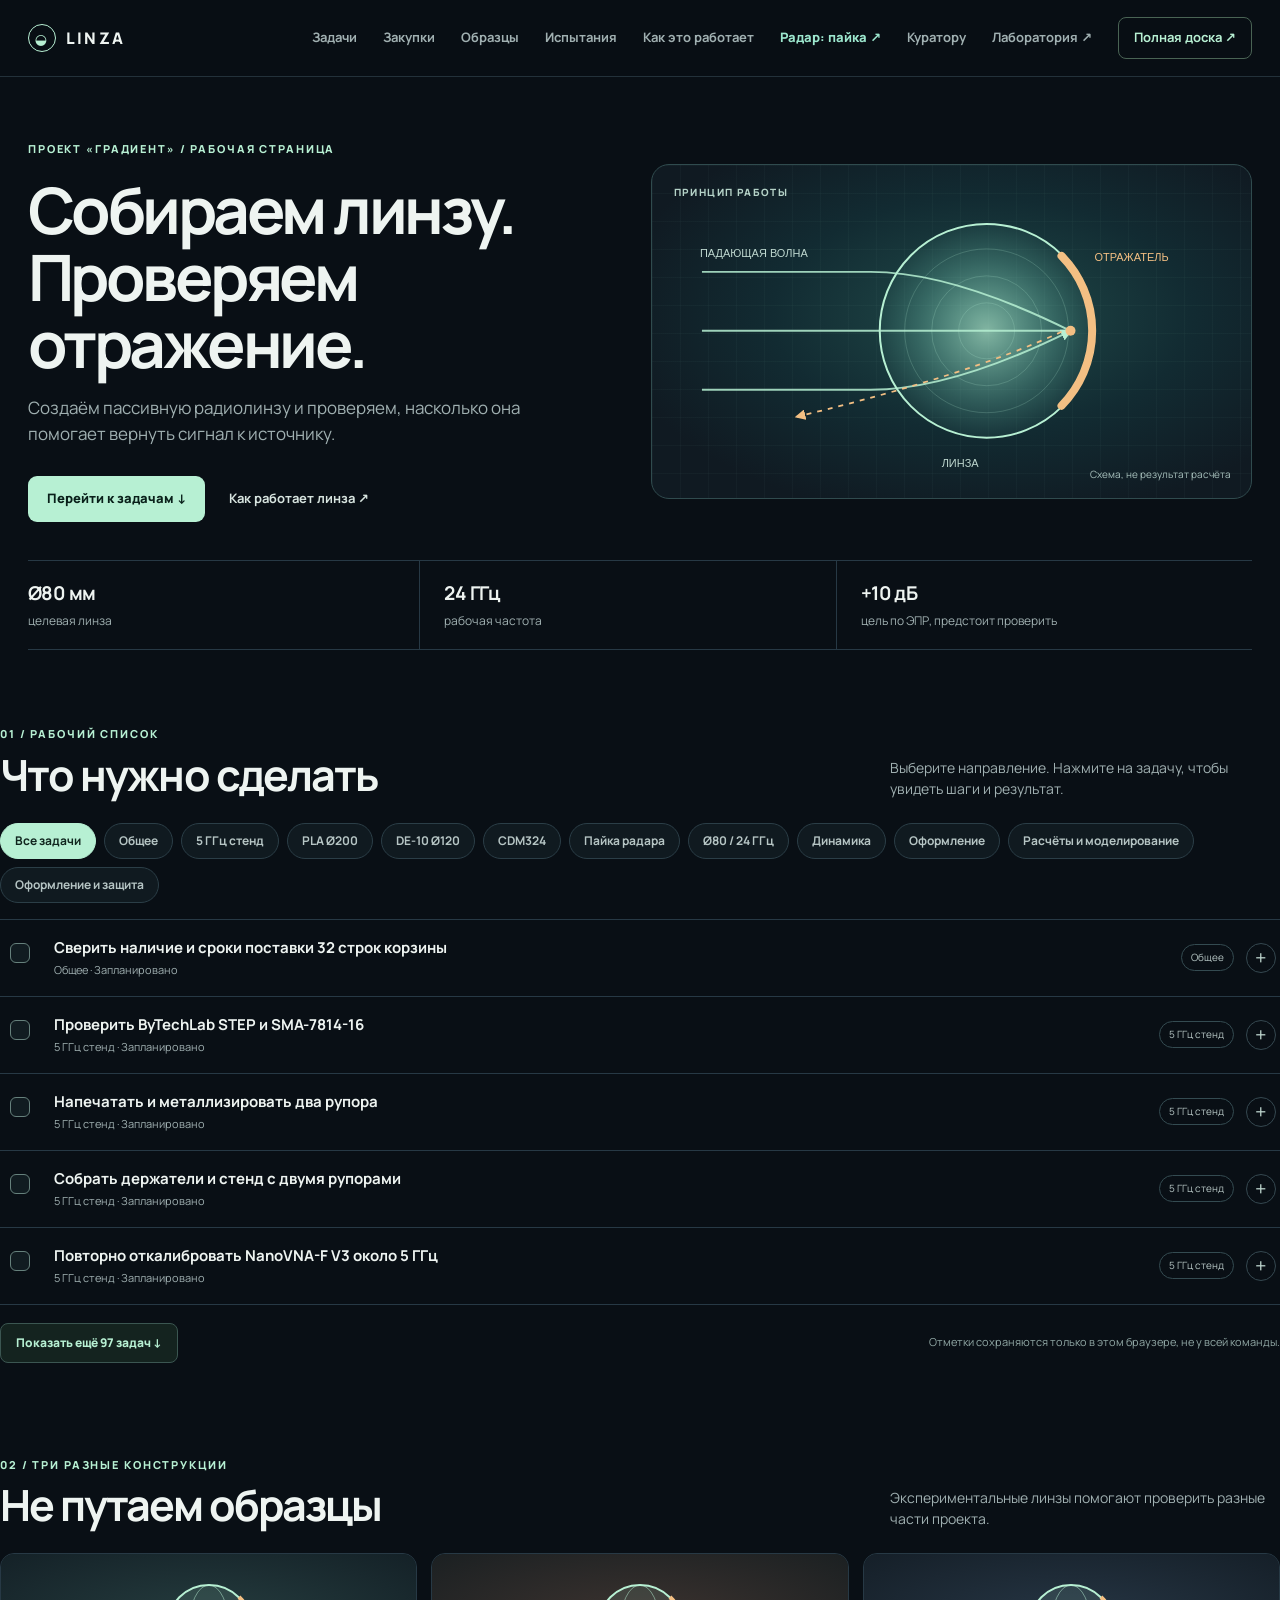
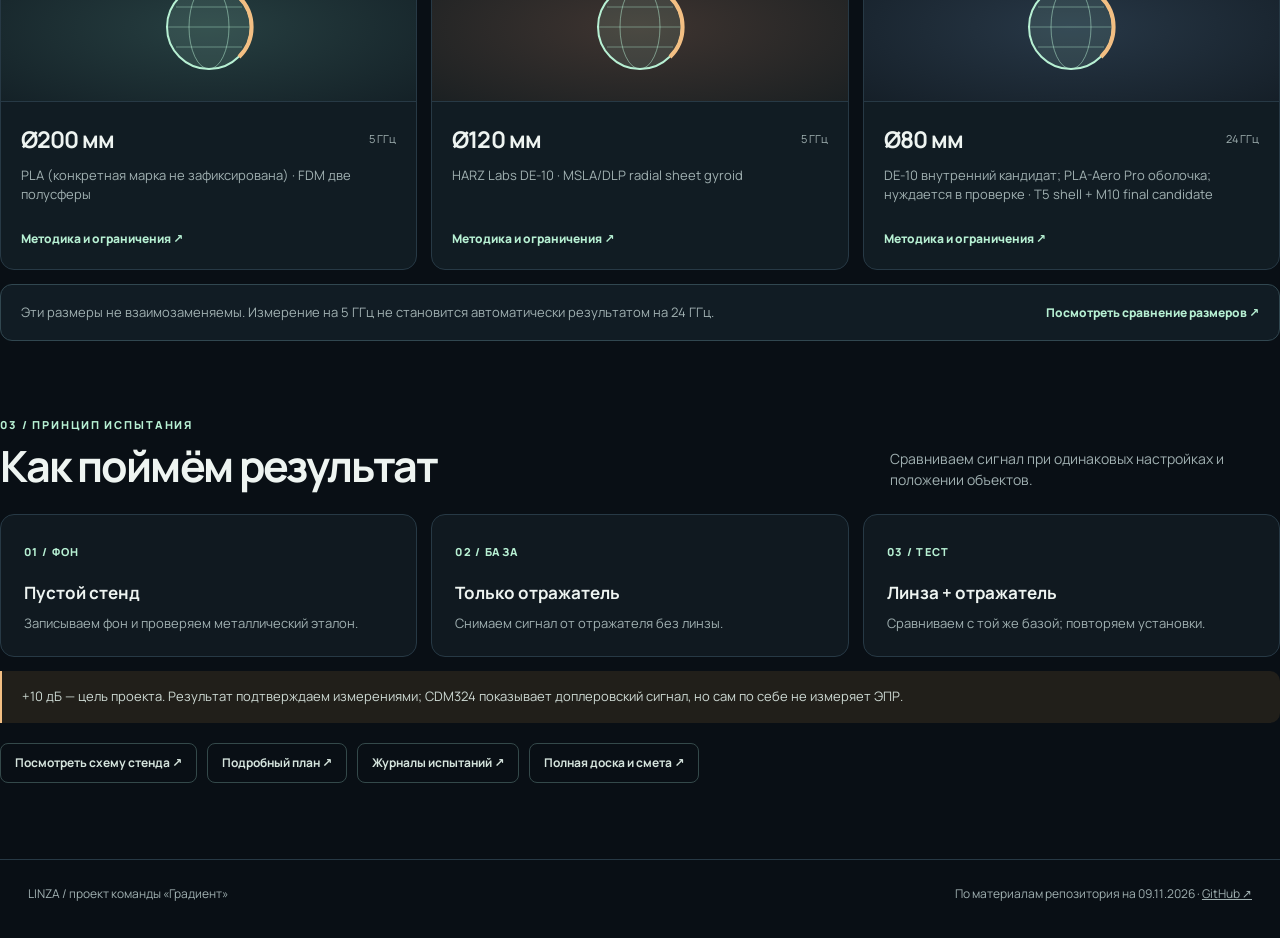
<file: site/index.html>
<!doctype html>
<html lang="ru"><head><meta charset="utf-8"><meta name="viewport" content="width=device-width,initial-scale=1"><meta name="color-scheme" content="dark"><meta name="description" content="Рабочая страница проекта LINZA: задачи, образцы и испытания."><title>LINZA — рабочая страница проекта</title><link rel="stylesheet" href="./work.css"><script src="./site-state.js" defer></script><script src="./work.js" defer></script></head>
<body>
<header class="top"><div class="shell"><a class="brand" href="./index.html"><span class="brand-mark">◒</span> LINZA</a><nav class="topnav" aria-label="Навигация"><a href="#work">Задачи</a><a href="./board.html#budget">Закупки</a><a href="#designs">Образцы</a><a href="#experiment">Испытания</a><a href="./explain.html">Как это работает</a><a href="./radar.html" style="color:#9ce7ce;font-weight:800">Радар: пайка ↗</a><a class="curator-link" href="./curator.html">Куратору</a><a href="./lab/">Лаборатория ↗</a><a class="nav-btn" href="./board.html">Полная доска ↗</a></nav></div></header>
<main>
<section class="shell hero" aria-labelledby="hero-title"><div><div class="eyebrow">Проект «Градиент» / рабочая страница</div><h1 id="hero-title">Собираем линзу.<br>Проверяем отражение.</h1><p>Создаём пассивную радиолинзу и проверяем, насколько она помогает вернуть сигнал к источнику.</p><div class="hero-actions"><a class="button" href="#work">Перейти к задачам ↓</a><a class="textlink" href="./explain.html">Как работает линза ↗</a></div></div>
<div class="visual"><span class="visual-label">ПРИНЦИП РАБОТЫ</span><svg viewBox="0 0 600 330" role="img" aria-label="Радиоволна проходит через линзу, отражается от колпачка и возвращается обратно"><defs><radialGradient id="lens"><stop offset="0" stop-color="#b7f0d3" stop-opacity=".65"/><stop offset=".65" stop-color="#7cd1bb" stop-opacity=".26"/><stop offset="1" stop-color="#68c2ae" stop-opacity=".07"/></radialGradient><marker id="arr" viewBox="0 0 10 10" refX="8" refY="5" markerWidth="6" markerHeight="6" orient="auto"><path d="M0 0 10 5 0 10Z" fill="#b7f0d3"/></marker><marker id="arr2" viewBox="0 0 10 10" refX="8" refY="5" markerWidth="6" markerHeight="6" orient="auto"><path d="M0 0 10 5 0 10Z" fill="#f3bf83"/></marker></defs><circle cx="335" cy="165" r="107" fill="url(#lens)" stroke="#b7f0d3" stroke-width="2"/><circle cx="335" cy="165" r="82" fill="none" stroke="#b7f0d3" stroke-opacity=".2"/><circle cx="335" cy="165" r="55" fill="none" stroke="#b7f0d3" stroke-opacity=".2"/><circle cx="335" cy="165" r="28" fill="none" stroke="#b7f0d3" stroke-opacity=".2"/><path d="M410 90 A107 107 0 0 1 410 240" fill="none" stroke="#f3bf83" stroke-width="8" stroke-linecap="round"/><path d="M50 106 H219 Q300 106 419 165 M50 165 H418 M50 224 H219 Q300 224 419 165" fill="none" stroke="#b7f0d3" stroke-width="2" stroke-opacity=".85" marker-end="url(#arr)"/><path d="M410 166 Q315 210 145 251" fill="none" stroke="#f3bf83" stroke-width="1.8" stroke-dasharray="5 6" marker-end="url(#arr2)"/><circle cx="419" cy="165" r="5" fill="#f3bf83"/><text x="48" y="91" fill="#bed7cf" font-size="11" font-family="sans-serif">ПАДАЮЩАЯ ВОЛНА</text><text x="443" y="95" fill="#f3bf83" font-size="11" font-family="sans-serif">ОТРАЖАТЕЛЬ</text><text x="290" y="301" fill="#bed7cf" font-size="11" font-family="sans-serif">ЛИНЗА</text></svg><span class="visual-note">Схема, не результат расчёта</span></div></section>
<div class="shell"><div class="strip"><div class="strip-item"><b id="target-diameter">—</b><span>целевая линза</span></div><div class="strip-item"><b id="target-frequency">—</b><span>рабочая частота</span></div><div class="strip-item"><b>+10 дБ</b><span>цель по ЭПР, предстоит проверить</span></div></div></div>
<section class="shell section" id="work"><div class="section-top"><div><div class="eyebrow">01 / рабочий список</div><h2>Что нужно сделать</h2></div><p>Выберите направление. Нажмите на задачу, чтобы увидеть шаги и результат.</p></div><div class="tabs" id="work-filters" role="group" aria-label="Фильтр задач"></div><div class="worklist" id="worklist"></div><noscript>Для интерактивного списка включите JavaScript или откройте <a href="./board.html">полную доску задач</a>.</noscript><div class="list-foot"><button class="more" id="show-more" type="button" hidden>Показать остальные задачи ↓</button><span class="local-note" id="local-note">Отметки сохраняются только в этом браузере, не у всей команды.</span></div></section>
<section class="shell section" id="designs"><div class="section-top"><div><div class="eyebrow">02 / три разные конструкции</div><h2>Не путаем образцы</h2></div><p>Экспериментальные линзы помогают проверить разные части проекта.</p></div><div class="cards" id="design-cards"><p>Загрузка описания образцов…</p></div><div class="concept"><p>Эти размеры не взаимозаменяемы. Измерение на 5 ГГц не становится автоматически результатом на 24 ГГц.</p><a href="./explain.html#scale">Посмотреть сравнение размеров ↗</a></div></section>
<section class="shell section" id="experiment"><div class="section-top"><div><div class="eyebrow">03 / принцип испытания</div><h2>Как поймём результат</h2></div><p>Сравниваем сигнал при одинаковых настройках и положении объектов.</p></div><div class="method-grid"><article class="method"><span class="num">01 / ФОН</span><h3>Пустой стенд</h3><p>Записываем фон и проверяем металлический эталон.</p></article><article class="method"><span class="num">02 / БАЗА</span><h3>Только отражатель</h3><p>Снимаем сигнал от отражателя без линзы.</p></article><article class="method"><span class="num">03 / ТЕСТ</span><h3>Линза + отражатель</h3><p>Сравниваем с той же базой; повторяем установки.</p></article></div><div class="notice">+10 дБ — цель проекта. Результат подтверждаем измерениями; CDM324 показывает доплеровский сигнал, но сам по себе не измеряет ЭПР.</div><div class="resources"><a class="resource" href="./explain.html#method">Посмотреть схему стенда ↗</a><a class="resource" href="https://github.com/dikobrazuka/linza/blob/main/docs/24_MASTER_BUILD_AND_TEST_ORDER.md">Подробный план ↗</a><a class="resource" href="https://github.com/dikobrazuka/linza/blob/main/experiment/RUN_LOG_TEMPLATES.md">Журналы испытаний ↗</a><a class="resource" href="./board.html">Полная доска и смета ↗</a></div></section>
</main><footer><div class="shell"><span>LINZA / проект команды «Градиент»</span><span>По материалам репозитория на 09.11.2026 · <a href="https://github.com/dikobrazuka/linza">GitHub ↗</a></span></div></footer></body></html>
</file>
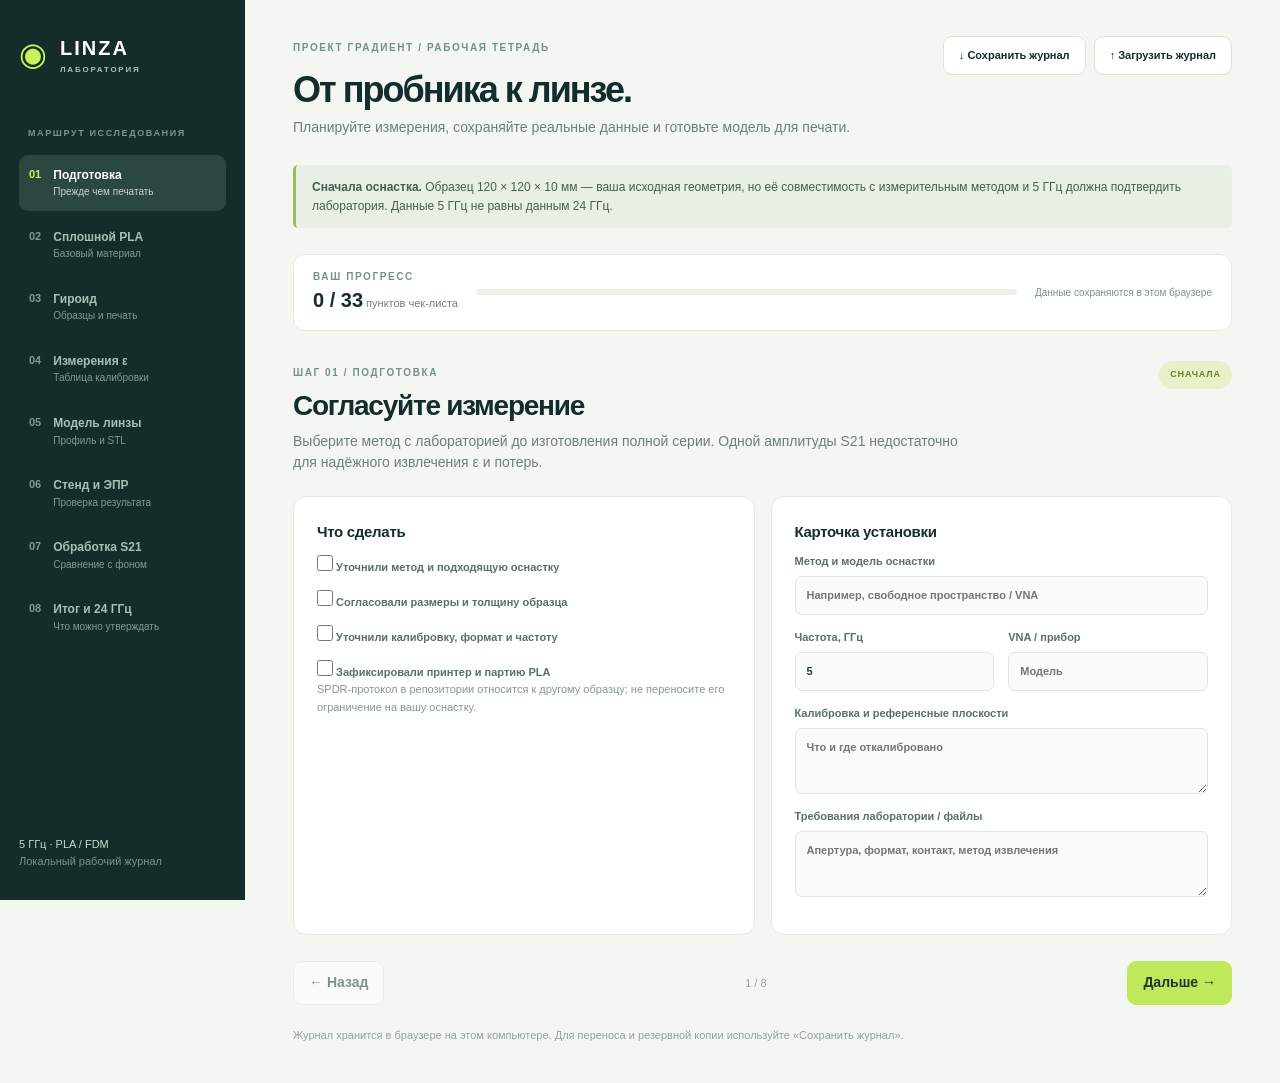
<file: experiment/lab/index.html>
<!doctype html>
<html lang="ru"><head><meta charset="utf-8"><meta name="viewport" content="width=device-width,initial-scale=1"><title>LINZA — лабораторный журнал</title><link rel="stylesheet" href="style.css"></head>
<body><div class="app"><aside><a class="brand" href="#"><span>◉</span><strong>LINZA<small>ЛАБОРАТОРИЯ</small></strong></a><p class="aside-label">МАРШРУТ ИССЛЕДОВАНИЯ</p><nav id="nav" aria-label="Этапы"></nav><div class="aside-foot">5 ГГц · PLA / FDM<br><span>Локальный рабочий журнал</span></div></aside>
<main><header><div><span class="eyebrow">ПРОЕКТ ГРАДИЕНТ / РАБОЧАЯ ТЕТРАДЬ</span><h1>От пробника к линзе.</h1><p>Планируйте измерения, сохраняйте реальные данные и готовьте модель для печати.</p></div><div class="header-tools"><button id="export">↓ Сохранить журнал</button><label class="file-button">↑ Загрузить журнал<input type="file" id="import" accept="application/json,.json" hidden></label></div></header>
<div class="notice"><b>Сначала оснастка.</b> Образец 120 × 120 × 10 мм — ваша исходная геометрия, но её совместимость с измерительным методом и 5 ГГц должна подтвердить лаборатория. Данные 5 ГГц не равны данным 24 ГГц.</div>
<div class="mobile-nav"><label for="stage-select">Этап эксперимента</label><select id="stage-select"></select></div>
<section class="overview"><div><div class="eyebrow">ВАШ ПРОГРЕСС</div><strong id="overall">0 / 0</strong><span> пунктов чек-листа</span></div><div class="progress"><span id="progress"></span></div><div class="save-status" id="save-status">Данные сохраняются в этом браузере</div></section>
<div id="stages">
<section class="stage" data-title="Подготовка" data-sub="Прежде чем печатать" data-num="01"><div class="stage-head"><div><span class="eyebrow">ШАГ 01 / ПОДГОТОВКА</span><h2>Согласуйте измерение</h2><p>Выберите метод с лабораторией до изготовления полной серии. Одной амплитуды S21 недостаточно для надёжного извлечения ε и потерь.</p></div><span class="badge">СНАЧАЛА</span></div><div class="grid two"><div class="card"><h3>Что сделать</h3><div class="checklist"><label><input type="checkbox" id="c01"> Уточнили метод и подходящую оснастку</label><label><input type="checkbox" id="c02"> Согласовали размеры и толщину образца</label><label><input type="checkbox" id="c03"> Уточнили калибровку, формат и частоту</label><label><input type="checkbox" id="c04"> Зафиксировали принтер и партию PLA</label></div><p class="hint">SPDR-протокол в репозитории относится к другому образцу; не переносите его ограничение на вашу оснастку.</p></div><div class="card"><h3>Карточка установки</h3><label>Метод и модель оснастки<input id="fixture" placeholder="Например, свободное пространство / VNA"></label><div class="row"><label>Частота, ГГц<input type="number" step="any" id="frequency" value="5"></label><label>VNA / прибор<input id="instrument" placeholder="Модель"></label></div><label>Калибровка и референсные плоскости<textarea id="calibration" placeholder="Что и где откалибровано"></textarea></label><label>Требования лаборатории / файлы<textarea id="fixture_note" placeholder="Апертура, формат, контакт, метод извлечения"></textarea></label></div></div></section>
<section class="stage" data-title="Сплошной PLA" data-sub="Базовый материал" data-num="02"><div class="stage-head"><div><span class="eyebrow">ШАГ 02 / КОНТРОЛЬ</span><h2>Измерьте сплошной PLA</h2><p>Сплошной образец нужен как базовая точка для сравнения с гирoидом и для оценки плотности материала.</p></div><span class="badge blue">МАТЕРИАЛ</span></div><div class="grid two"><div class="card"><h3>Инструкция</h3><div class="checklist"><label><input type="checkbox" id="c11"> Указали PLA, цвет и партию</label><label><input type="checkbox" id="c12"> Напечатали сплошной образец согласованного размера</label><label><input type="checkbox" id="c13"> Измерили толщину в нескольких точках и массу</label><label><input type="checkbox" id="c14"> Сохранили сырые данные и результат лаборатории</label></div><div class="callout">Значение ε введите только после измерения. Данные DE-10 и чужого PLA не подставляются автоматически.</div></div><div class="card"><h3>Результат</h3><label>PLA / цвет / партия<input id="material" placeholder="Название и маркировка"></label><label>Принтер, сопло и профиль<textarea id="print_profile" placeholder="Сопло, слой, температура, скорость, ориентация"></textarea></label><div class="row"><label>ε сплошного PLA<input type="number" step="any" id="solid_eps" placeholder="Из лаборатории"></label><label>tan δ<input type="number" step="any" id="solid_loss" placeholder="Если измерен"></label></div><label>Плотность сплошного PLA, г/см³<input type="number" step="any" id="solid_density" placeholder="Из измерений"></label><label>Источник / частота / неопределённость<textarea id="solid_source" placeholder="Номер протокола, частота, разброс"></textarea></label></div></div></section>
<section class="stage" data-title="Гироид" data-sub="Образцы и печать" data-num="03"><div class="stage-head"><div><span class="eyebrow">ШАГ 03 / ПЕЧАТЬ</span><h2>Изготовьте пробники</h2><p>Один образец — одна точка. Записывайте фактическую массу и геометрию, а не только процент в слайсере.</p></div><span class="badge green">FDM · PLA</span></div><div class="grid two"><div class="card"><h3>Первый образец</h3><div class="spec"><span>ФОРМАТ</span><strong>120 × 120 × 10 <small>мм</small></strong><span>УГЛЫ R5 · ГИРОИД 50% · ЯЧЕЙКА 12 ММ</span></div><a class="primary link" href="/download/example-coupon.stl">↓ Готовый пробник 50%</a><p class="hint">Гироид уже в геометрии: материал самого STL нарезайте со 100% заполнением.</p><div class="checklist"><label><input type="checkbox" id="c21"> Согласовали размер с лабораторией</label><label><input type="checkbox" id="c22"> Проверили слои и доступность поддержек</label><label><input type="checkbox" id="c23"> Зафиксировали ориентацию и настройки печати</label><label><input type="checkbox" id="c24"> Измерили массу и габариты после печати</label></div></div><div class="card"><h3>Генератор нового пробника</h3><p>Геометрия 120 × 120 × 10 мм, углы R5. Для серии меняйте объёмную долю.</p><div class="row"><label>Заполнение, %<input type="number" id="coupon_fraction" value="50" min="5" max="95" step="1"></label><label>Период, мм<input type="number" id="coupon_cell" value="12" min="5" max="25" step="0.1"></label></div><button class="primary" id="generate-coupon">Создать STL пробника ↗</button><div id="coupon-result" class="result" aria-live="polite"></div><p class="hint">Генерация работает через локальный запускной файл лаборатории. Требуются numpy, scikit-image и trimesh.</p></div></div></section>
<section class="stage" data-title="Измерения ε" data-sub="Таблица калибровки" data-num="04"><div class="stage-head"><div><span class="eyebrow">ШАГ 04 / ДАННЫЕ</span><h2>Запишите измерения</h2><p>Для каждой точки вносите измеренную долю материала и результат при одной частоте, ориентации и геометрии ячейки.</p></div><span class="badge">КАЛИБРОВКА</span></div><div class="card"><h3>Как получить точку</h3><div class="steps-inline"><div><b>01</b><span>Взвесьте образец и измерьте габариты.</span></div><div><b>02</b><span>Рассчитайте объёмную долю или получите её у лаборатории.</span></div><div><b>03</b><span>Внесите ε из обработанного лабораторного результата и путь к сырым данным.</span></div></div><div class="callout">Серия должна содержать минимум две различные измеренные точки; для рабочего профиля проект рекомендует не менее пяти по печатаемому диапазону. Измерение только |S21| не является значением ε.</div><div class="checklist inline"><label><input type="checkbox" id="c31"> Образцы и калибровка согласованы</label><label><input type="checkbox" id="c32"> Настройки и исходные данные сохранены</label><label><input type="checkbox" id="c33"> Частота и ориентация сопоставимы</label></div></div><div class="card"><div class="card-head"><div><h3>Серия образцов</h3><p>Фактическая доля ρ задаётся от 0 до 1. При необходимости можно рассчитать по массе ниже.</p></div><button id="add-point">＋ Добавить образец</button></div><div class="table-wrap"><table><thead><tr><th>ID образца</th><th>ρ факт.</th><th>ε факт.</th><th>Частота, ГГц</th><th>Примечание / файл</th><th></th></tr></thead><tbody id="points"></tbody></table></div><button id="download-csv">↓ Выгрузить calibration.csv</button><div id="point-message" class="hint" aria-live="polite"></div></div><div class="card"><h3>Калькулятор доли материала</h3><p>Для квадрата со скруглёнными углами: ρ = масса / (объём габарита × плотность сплошного PLA). Это оценка; форма и измеренные размеры должны соответствовать образцу.</p><div class="row three"><label>Масса, г<input id="mass" type="number" step="any"></label><label>Сторона, мм<input id="sample_width" type="number" step="any" value="120"></label><label>Толщина, мм<input id="sample_height" type="number" step="any" value="10"></label><label>Радиус угла, мм<input id="sample_corner" type="number" step="any" value="5"></label></div><div id="density-result" class="calc">Введите массу и измеренную плотность сплошного PLA.</div></div></section>
<section class="stage" data-title="Модель линзы" data-sub="Профиль и STL" data-num="05"><div class="stage-head"><div><span class="eyebrow">ШАГ 05 / ГЕНЕРАЦИЯ</span><h2>Подготовьте линзу</h2><p>Генератор строит цельную сферу с гирoидом и локальной подложкой под фольгу. Выберите источник материала.</p></div><span class="badge blue">STL</span></div><div class="grid two"><div class="card"><h3>Параметры</h3><div class="row"><label>Диаметр, мм<input id="diameter" type="number" value="120" min="30" max="200"></label><label>Период ячейки, мм<input id="cell" type="number" value="12" min="5" max="25" step="0.1"></label><label>Минимальная доля ρ<input id="rho_min" type="number" value="0.35" min="0" max="0.95" step="0.01"></label><label>Максимальная доля ρ<input id="rho_max" type="number" value="1" min="0.05" max="1" step="0.01"></label><label>Подложка, мм<input id="shell" type="number" value="1.2" min="0" max="4" step="0.1"></label><label>Полуугол подложки, °<input id="cap" type="number" value="45" min="1" max="180"></label></div><label>Модель материала<select id="mode"><option value="measured">Измеренные точки из шага 04</option><option value="provisional">Приближение Бруггемана</option></select></label><p class="hint">Для обоих режимов требуется ε сплошного PLA из шага 02. Для приближения укажите источник значения. Параметры не гарантируют печатаемость или ЭПР.</p><button id="generate-lens" class="primary">Рассчитать и создать STL ↗</button><div id="lens-result" class="result" aria-live="polite"></div></div><div class="card dark"><span class="eyebrow">ПРОФИЛЬ ЛЮНЕБЕРГА</span><div class="formula">ε(r) = 2 − (r / R)<sup>2</sup></div><p>ρ(r) подбирается по измеренным точкам либо по предварительной модели. Ограничения печати обрезают профиль на краях диапазона.</p><div class="rule"></div><h3>Что проверить перед печатью</h3><div class="checklist"><label><input type="checkbox" id="c41"> Сопоставили частоту и условия измерений</label><label><input type="checkbox" id="c42"> Проверили STL, поддержки, время и массу</label><label><input type="checkbox" id="c43"> Согласовали область отражателя и фольги</label><label><input type="checkbox" id="c44"> Отдельно оценили влияние подложки</label></div><p class="hint">CSV-профиль описывает гирoид без сплошной подложки. В STL она присутствует.</p></div></div></section>
<section class="stage" data-title="Стенд и ЭПР" data-sub="Проверка результата" data-num="06"><div class="stage-head"><div><span class="eyebrow">ШАГ 06 / СТЕНД</span><h2>Проверьте линзу</h2><p>Главное сравнение: линза с отражателем против того же отражателя без линзы, при неизменной геометрии.</p></div><span class="badge">ИЗМЕРЕНИЕ</span></div><div class="grid two"><div class="card"><h3>Последовательность</h3><div class="checklist"><label><input type="checkbox" id="c51"> Выполнили калибровку и закрепили кабели</label><label><input type="checkbox" id="c52"> Сняли фон и проверили металлический эталон</label><label><input type="checkbox" id="c53"> Сняли отражатель без линзы — BASELINE</label><label><input type="checkbox" id="c54"> Сняли линзу с тем же отражателем</label><label><input type="checkbox" id="c55"> Повторили ключевые установки не менее трёх раз</label><label><input type="checkbox" id="c56"> Сохранили комплексные .s2p и геометрию</label></div><p class="hint">Фон вычитается из комплексного S21, а не из значений в dB. +10 дБ — цель проекта, не результат по умолчанию.</p></div><div class="card"><h3>Журнал стенда</h3><label>Геометрия, расстояния, поляризация<textarea id="stand_geometry" placeholder="Расположение антенн и образца"></textarea></label><label>Отражатель и положение<textarea id="reflector" placeholder="Угол, фольга, положение"></textarea></label><label>Результаты, повторы и файлы<textarea id="stand_results" placeholder="Номера файлов, частота, наблюдения"></textarea></label><label>Ограничения / что проверить<textarea id="stand_limits" placeholder="Фон, чувствительность, неопределённость"></textarea></label></div></div></section>
<section class="stage" data-title="Обработка S21" data-sub="Сравнение с фоном" data-num="07"><div class="stage-head"><div><span class="eyebrow">ШАГ 07 / ОБРАБОТКА</span><h2>Сравните отклики</h2><p>Расчёт для одной частотной точки и одной установки. Значения — комплексные S21 в линейных единицах, не в dB.</p></div><span class="badge">РАСЧЁТ</span></div><div class="grid two"><div class="card"><h3>Комплексные значения S21</h3><div class="row"><label>Фон · Re<input id="bg_re" type="number" step="any"></label><label>Фон · Im<input id="bg_im" type="number" step="any"></label><label>Отражатель без линзы · Re<input id="base_re" type="number" step="any"></label><label>Отражатель без линзы · Im<input id="base_im" type="number" step="any"></label><label>Линза с отражателем · Re<input id="test_re" type="number" step="any"></label><label>Линза с отражателем · Im<input id="test_im" type="number" step="any"></label></div><div id="rcs-result" class="calc">Заполните все шесть чисел из одной частотной точки.</div></div><div class="card"><h3>Условия сравнения</h3><div class="checklist"><label><input type="checkbox" id="c61"> Одна частота и одна калибровка</label><label><input type="checkbox" id="c62"> Геометрия стенда и отражатель одинаковы</label><label><input type="checkbox" id="c63"> Фон и исходные файлы сохранены</label><label><input type="checkbox" id="c64"> Проверены повторы и стабильность над шумом</label></div><div class="callout">Δ = 20 log₁₀(|Sлинза − Sфон| / |Sбаза − Sфон|). Это относительное сравнение, не абсолютная ЭПР. Если база близка к шуму, отношение ненадёжно.</div></div></div></section>
<section class="stage" data-title="Итог и 24 ГГц" data-sub="Что можно утверждать" data-num="08"><div class="stage-head"><div><span class="eyebrow">ШАГ 08 / ИТОГ</span><h2>Соберите результат</h2><p>Отделите напечатанные и измеренные результаты от предварительных расчётов.</p></div><span class="badge blue">ОТЧЁТ</span></div><div class="grid two"><div class="card"><h3>Перед выводами</h3><div class="checklist"><label><input type="checkbox" id="c71"> Сохранили журнал, сырые файлы и настройки</label><label><input type="checkbox" id="c72"> Указали частоту, геометрию и погрешности</label><label><input type="checkbox" id="c73"> Сравнили измерения с моделью</label><label><input type="checkbox" id="c74"> Отдельно обозначили ограничения и повторы</label></div><div class="callout">Целевая линза проекта Ø80 мм на 24 ГГц требует отдельного расчёта. Измерения на 5 ГГц не являются измерением материала на 24 ГГц.</div></div><div class="card"><h3>Выводы и следующие действия</h3><label>Что измерили<textarea id="final_measured" placeholder="Образец, частота, результат и разброс"></textarea></label><label>Что пока является предположением<textarea id="final_assumptions" placeholder="Модель, материал, частота"></textarea></label><label>Что сделать дальше<textarea id="final_next" placeholder="Новые точки, проверка, расчёт"></textarea></label></div></div></section>
</div><footer><button id="previous">← Назад</button><span id="step-count"></span><button id="next" class="primary">Дальше →</button></footer><p class="footnote">Журнал хранится в браузере на этом компьютере. Для переноса и резервной копии используйте «Сохранить журнал».</p></main></div><script src="app.js"></script></body></html>
</file>
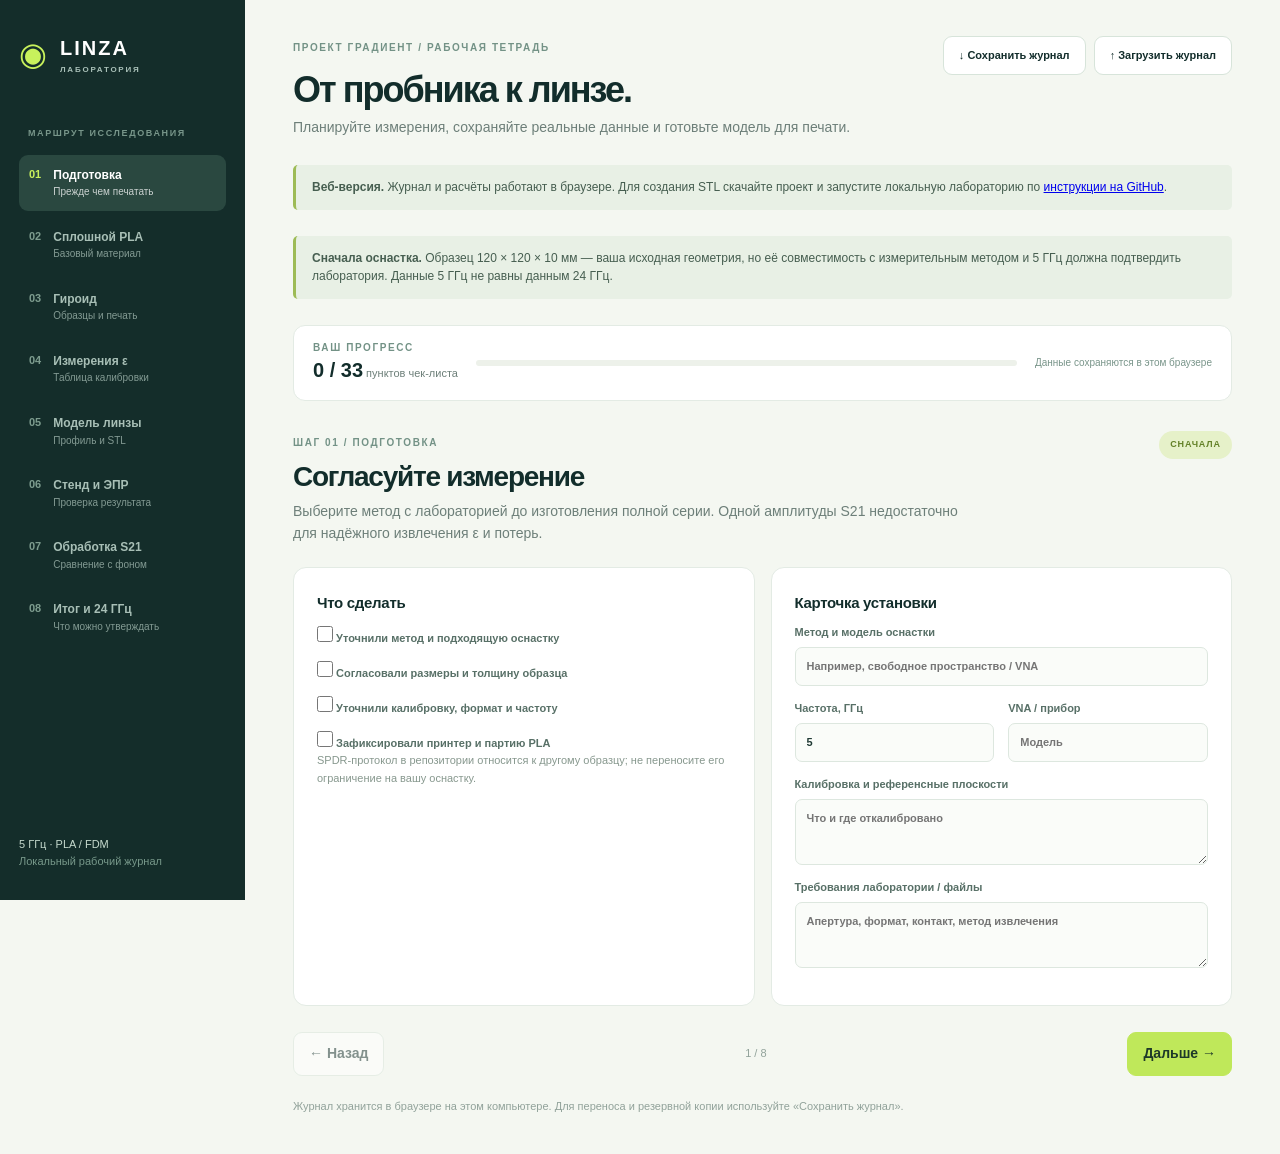
<file: site/lab/index.html>
<!doctype html>
<html lang="ru"><head><meta charset="utf-8"><meta name="viewport" content="width=device-width,initial-scale=1"><title>LINZA — лабораторный журнал</title><link rel="stylesheet" href="style.css"></head>
<body><div class="app"><aside><a class="brand" href="#"><span>◉</span><strong>LINZA<small>ЛАБОРАТОРИЯ</small></strong></a><p class="aside-label">МАРШРУТ ИССЛЕДОВАНИЯ</p><nav id="nav" aria-label="Этапы"></nav><div class="aside-foot">5 ГГц · PLA / FDM<br><span>Локальный рабочий журнал</span></div></aside>
<main><header><div><span class="eyebrow">ПРОЕКТ ГРАДИЕНТ / РАБОЧАЯ ТЕТРАДЬ</span><h1>От пробника к линзе.</h1><p>Планируйте измерения, сохраняйте реальные данные и готовьте модель для печати.</p></div><div class="header-tools"><button id="export">↓ Сохранить журнал</button><label class="file-button">↑ Загрузить журнал<input type="file" id="import" accept="application/json,.json" hidden></label></div></header>
<div class="notice"><b>Веб-версия.</b> Журнал и расчёты работают в браузере. Для создания STL скачайте проект и запустите локальную лабораторию по <a href="https://github.com/dikobrazuka/linza/blob/main/experiment/lab/README.md">инструкции на GitHub</a>.</div><div class="notice"><b>Сначала оснастка.</b> Образец 120 × 120 × 10 мм — ваша исходная геометрия, но её совместимость с измерительным методом и 5 ГГц должна подтвердить лаборатория. Данные 5 ГГц не равны данным 24 ГГц.</div>
<div class="mobile-nav"><label for="stage-select">Этап эксперимента</label><select id="stage-select"></select></div>
<section class="overview"><div><div class="eyebrow">ВАШ ПРОГРЕСС</div><strong id="overall">0 / 0</strong><span> пунктов чек-листа</span></div><div class="progress"><span id="progress"></span></div><div class="save-status" id="save-status">Данные сохраняются в этом браузере</div></section>
<div id="stages">
<section class="stage" data-title="Подготовка" data-sub="Прежде чем печатать" data-num="01"><div class="stage-head"><div><span class="eyebrow">ШАГ 01 / ПОДГОТОВКА</span><h2>Согласуйте измерение</h2><p>Выберите метод с лабораторией до изготовления полной серии. Одной амплитуды S21 недостаточно для надёжного извлечения ε и потерь.</p></div><span class="badge">СНАЧАЛА</span></div><div class="grid two"><div class="card"><h3>Что сделать</h3><div class="checklist"><label><input type="checkbox" id="c01"> Уточнили метод и подходящую оснастку</label><label><input type="checkbox" id="c02"> Согласовали размеры и толщину образца</label><label><input type="checkbox" id="c03"> Уточнили калибровку, формат и частоту</label><label><input type="checkbox" id="c04"> Зафиксировали принтер и партию PLA</label></div><p class="hint">SPDR-протокол в репозитории относится к другому образцу; не переносите его ограничение на вашу оснастку.</p></div><div class="card"><h3>Карточка установки</h3><label>Метод и модель оснастки<input id="fixture" placeholder="Например, свободное пространство / VNA"></label><div class="row"><label>Частота, ГГц<input type="number" step="any" id="frequency" value="5"></label><label>VNA / прибор<input id="instrument" placeholder="Модель"></label></div><label>Калибровка и референсные плоскости<textarea id="calibration" placeholder="Что и где откалибровано"></textarea></label><label>Требования лаборатории / файлы<textarea id="fixture_note" placeholder="Апертура, формат, контакт, метод извлечения"></textarea></label></div></div></section>
<section class="stage" data-title="Сплошной PLA" data-sub="Базовый материал" data-num="02"><div class="stage-head"><div><span class="eyebrow">ШАГ 02 / КОНТРОЛЬ</span><h2>Измерьте сплошной PLA</h2><p>Сплошной образец нужен как базовая точка для сравнения с гирoидом и для оценки плотности материала.</p></div><span class="badge blue">МАТЕРИАЛ</span></div><div class="grid two"><div class="card"><h3>Инструкция</h3><div class="checklist"><label><input type="checkbox" id="c11"> Указали PLA, цвет и партию</label><label><input type="checkbox" id="c12"> Напечатали сплошной образец согласованного размера</label><label><input type="checkbox" id="c13"> Измерили толщину в нескольких точках и массу</label><label><input type="checkbox" id="c14"> Сохранили сырые данные и результат лаборатории</label></div><div class="callout">Значение ε введите только после измерения. Данные DE-10 и чужого PLA не подставляются автоматически.</div></div><div class="card"><h3>Результат</h3><label>PLA / цвет / партия<input id="material" placeholder="Название и маркировка"></label><label>Принтер, сопло и профиль<textarea id="print_profile" placeholder="Сопло, слой, температура, скорость, ориентация"></textarea></label><div class="row"><label>ε сплошного PLA<input type="number" step="any" id="solid_eps" placeholder="Из лаборатории"></label><label>tan δ<input type="number" step="any" id="solid_loss" placeholder="Если измерен"></label></div><label>Плотность сплошного PLA, г/см³<input type="number" step="any" id="solid_density" placeholder="Из измерений"></label><label>Источник / частота / неопределённость<textarea id="solid_source" placeholder="Номер протокола, частота, разброс"></textarea></label></div></div></section>
<section class="stage" data-title="Гироид" data-sub="Образцы и печать" data-num="03"><div class="stage-head"><div><span class="eyebrow">ШАГ 03 / ПЕЧАТЬ</span><h2>Изготовьте пробники</h2><p>Один образец — одна точка. Записывайте фактическую массу и геометрию, а не только процент в слайсере.</p></div><span class="badge green">FDM · PLA</span></div><div class="grid two"><div class="card"><h3>Первый образец</h3><div class="spec"><span>ФОРМАТ</span><strong>120 × 120 × 10 <small>мм</small></strong><span>УГЛЫ R5 · ГИРОИД 50% · ЯЧЕЙКА 12 ММ</span></div><a class="primary link" href="https://github.com/dikobrazuka/linza/blob/main/experiment/lab/README.md">Как запустить генератор пробника ↗</a><p class="hint">Гироид уже в геометрии: материал самого STL нарезайте со 100% заполнением.</p><div class="checklist"><label><input type="checkbox" id="c21"> Согласовали размер с лабораторией</label><label><input type="checkbox" id="c22"> Проверили слои и доступность поддержек</label><label><input type="checkbox" id="c23"> Зафиксировали ориентацию и настройки печати</label><label><input type="checkbox" id="c24"> Измерили массу и габариты после печати</label></div></div><div class="card"><h3>Генератор нового пробника</h3><p>Геометрия 120 × 120 × 10 мм, углы R5. Для серии меняйте объёмную долю.</p><div class="row"><label>Заполнение, %<input type="number" id="coupon_fraction" value="50" min="5" max="95" step="1"></label><label>Период, мм<input type="number" id="coupon_cell" value="12" min="5" max="25" step="0.1"></label></div><button class="primary" id="generate-coupon">Создать STL локально ↗</button><div id="coupon-result" class="result" aria-live="polite"></div><p class="hint">На GitHub Pages создание STL недоступно: откройте локальную лабораторию по инструкции выше. Журнал можно перенести через JSON.</p></div></div></section>
<section class="stage" data-title="Измерения ε" data-sub="Таблица калибровки" data-num="04"><div class="stage-head"><div><span class="eyebrow">ШАГ 04 / ДАННЫЕ</span><h2>Запишите измерения</h2><p>Для каждой точки вносите измеренную долю материала и результат при одной частоте, ориентации и геометрии ячейки.</p></div><span class="badge">КАЛИБРОВКА</span></div><div class="card"><h3>Как получить точку</h3><div class="steps-inline"><div><b>01</b><span>Взвесьте образец и измерьте габариты.</span></div><div><b>02</b><span>Рассчитайте объёмную долю или получите её у лаборатории.</span></div><div><b>03</b><span>Внесите ε из обработанного лабораторного результата и путь к сырым данным.</span></div></div><div class="callout">Серия должна содержать минимум две различные измеренные точки; для рабочего профиля проект рекомендует не менее пяти по печатаемому диапазону. Измерение только |S21| не является значением ε.</div><div class="checklist inline"><label><input type="checkbox" id="c31"> Образцы и калибровка согласованы</label><label><input type="checkbox" id="c32"> Настройки и исходные данные сохранены</label><label><input type="checkbox" id="c33"> Частота и ориентация сопоставимы</label></div></div><div class="card"><div class="card-head"><div><h3>Серия образцов</h3><p>Фактическая доля ρ задаётся от 0 до 1. При необходимости можно рассчитать по массе ниже.</p></div><button id="add-point">＋ Добавить образец</button></div><div class="table-wrap"><table><thead><tr><th>ID образца</th><th>ρ факт.</th><th>ε факт.</th><th>Частота, ГГц</th><th>Примечание / файл</th><th></th></tr></thead><tbody id="points"></tbody></table></div><button id="download-csv">↓ Выгрузить calibration.csv</button><div id="point-message" class="hint" aria-live="polite"></div></div><div class="card"><h3>Калькулятор доли материала</h3><p>Для квадрата со скруглёнными углами: ρ = масса / (объём габарита × плотность сплошного PLA). Это оценка; форма и измеренные размеры должны соответствовать образцу.</p><div class="row three"><label>Масса, г<input id="mass" type="number" step="any"></label><label>Сторона, мм<input id="sample_width" type="number" step="any" value="120"></label><label>Толщина, мм<input id="sample_height" type="number" step="any" value="10"></label><label>Радиус угла, мм<input id="sample_corner" type="number" step="any" value="5"></label></div><div id="density-result" class="calc">Введите массу и измеренную плотность сплошного PLA.</div></div></section>
<section class="stage" data-title="Модель линзы" data-sub="Профиль и STL" data-num="05"><div class="stage-head"><div><span class="eyebrow">ШАГ 05 / ГЕНЕРАЦИЯ</span><h2>Подготовьте линзу</h2><p>Генератор строит цельную сферу с гирoидом и локальной подложкой под фольгу. Выберите источник материала.</p></div><span class="badge blue">STL</span></div><div class="grid two"><div class="card"><h3>Параметры</h3><div class="row"><label>Диаметр, мм<input id="diameter" type="number" value="120" min="30" max="200"></label><label>Период ячейки, мм<input id="cell" type="number" value="12" min="5" max="25" step="0.1"></label><label>Минимальная доля ρ<input id="rho_min" type="number" value="0.35" min="0" max="0.95" step="0.01"></label><label>Максимальная доля ρ<input id="rho_max" type="number" value="1" min="0.05" max="1" step="0.01"></label><label>Подложка, мм<input id="shell" type="number" value="1.2" min="0" max="4" step="0.1"></label><label>Полуугол подложки, °<input id="cap" type="number" value="45" min="1" max="180"></label></div><label>Модель материала<select id="mode"><option value="measured">Измеренные точки из шага 04</option><option value="provisional">Приближение Бруггемана</option></select></label><p class="hint">Для обоих режимов требуется ε сплошного PLA из шага 02. Для приближения укажите источник значения. Параметры не гарантируют печатаемость или ЭПР.</p><button id="generate-lens" class="primary">Создать STL локально ↗</button><div id="lens-result" class="result" aria-live="polite"></div></div><div class="card dark"><span class="eyebrow">ПРОФИЛЬ ЛЮНЕБЕРГА</span><div class="formula">ε(r) = 2 − (r / R)<sup>2</sup></div><p>ρ(r) подбирается по измеренным точкам либо по предварительной модели. Ограничения печати обрезают профиль на краях диапазона.</p><div class="rule"></div><h3>Что проверить перед печатью</h3><div class="checklist"><label><input type="checkbox" id="c41"> Сопоставили частоту и условия измерений</label><label><input type="checkbox" id="c42"> Проверили STL, поддержки, время и массу</label><label><input type="checkbox" id="c43"> Согласовали область отражателя и фольги</label><label><input type="checkbox" id="c44"> Отдельно оценили влияние подложки</label></div><p class="hint">CSV-профиль описывает гирoид без сплошной подложки. В STL она присутствует.</p></div></div></section>
<section class="stage" data-title="Стенд и ЭПР" data-sub="Проверка результата" data-num="06"><div class="stage-head"><div><span class="eyebrow">ШАГ 06 / СТЕНД</span><h2>Проверьте линзу</h2><p>Главное сравнение: линза с отражателем против того же отражателя без линзы, при неизменной геометрии.</p></div><span class="badge">ИЗМЕРЕНИЕ</span></div><div class="grid two"><div class="card"><h3>Последовательность</h3><div class="checklist"><label><input type="checkbox" id="c51"> Выполнили калибровку и закрепили кабели</label><label><input type="checkbox" id="c52"> Сняли фон и проверили металлический эталон</label><label><input type="checkbox" id="c53"> Сняли отражатель без линзы — BASELINE</label><label><input type="checkbox" id="c54"> Сняли линзу с тем же отражателем</label><label><input type="checkbox" id="c55"> Повторили ключевые установки не менее трёх раз</label><label><input type="checkbox" id="c56"> Сохранили комплексные .s2p и геометрию</label></div><p class="hint">Фон вычитается из комплексного S21, а не из значений в dB. +10 дБ — цель проекта, не результат по умолчанию.</p></div><div class="card"><h3>Журнал стенда</h3><label>Геометрия, расстояния, поляризация<textarea id="stand_geometry" placeholder="Расположение антенн и образца"></textarea></label><label>Отражатель и положение<textarea id="reflector" placeholder="Угол, фольга, положение"></textarea></label><label>Результаты, повторы и файлы<textarea id="stand_results" placeholder="Номера файлов, частота, наблюдения"></textarea></label><label>Ограничения / что проверить<textarea id="stand_limits" placeholder="Фон, чувствительность, неопределённость"></textarea></label></div></div></section>
<section class="stage" data-title="Обработка S21" data-sub="Сравнение с фоном" data-num="07"><div class="stage-head"><div><span class="eyebrow">ШАГ 07 / ОБРАБОТКА</span><h2>Сравните отклики</h2><p>Расчёт для одной частотной точки и одной установки. Значения — комплексные S21 в линейных единицах, не в dB.</p></div><span class="badge">РАСЧЁТ</span></div><div class="grid two"><div class="card"><h3>Комплексные значения S21</h3><div class="row"><label>Фон · Re<input id="bg_re" type="number" step="any"></label><label>Фон · Im<input id="bg_im" type="number" step="any"></label><label>Отражатель без линзы · Re<input id="base_re" type="number" step="any"></label><label>Отражатель без линзы · Im<input id="base_im" type="number" step="any"></label><label>Линза с отражателем · Re<input id="test_re" type="number" step="any"></label><label>Линза с отражателем · Im<input id="test_im" type="number" step="any"></label></div><div id="rcs-result" class="calc">Заполните все шесть чисел из одной частотной точки.</div></div><div class="card"><h3>Условия сравнения</h3><div class="checklist"><label><input type="checkbox" id="c61"> Одна частота и одна калибровка</label><label><input type="checkbox" id="c62"> Геометрия стенда и отражатель одинаковы</label><label><input type="checkbox" id="c63"> Фон и исходные файлы сохранены</label><label><input type="checkbox" id="c64"> Проверены повторы и стабильность над шумом</label></div><div class="callout">Δ = 20 log₁₀(|Sлинза − Sфон| / |Sбаза − Sфон|). Это относительное сравнение, не абсолютная ЭПР. Если база близка к шуму, отношение ненадёжно.</div></div></div></section>
<section class="stage" data-title="Итог и 24 ГГц" data-sub="Что можно утверждать" data-num="08"><div class="stage-head"><div><span class="eyebrow">ШАГ 08 / ИТОГ</span><h2>Соберите результат</h2><p>Отделите напечатанные и измеренные результаты от предварительных расчётов.</p></div><span class="badge blue">ОТЧЁТ</span></div><div class="grid two"><div class="card"><h3>Перед выводами</h3><div class="checklist"><label><input type="checkbox" id="c71"> Сохранили журнал, сырые файлы и настройки</label><label><input type="checkbox" id="c72"> Указали частоту, геометрию и погрешности</label><label><input type="checkbox" id="c73"> Сравнили измерения с моделью</label><label><input type="checkbox" id="c74"> Отдельно обозначили ограничения и повторы</label></div><div class="callout">Целевая линза проекта Ø80 мм на 24 ГГц требует отдельного расчёта. Измерения на 5 ГГц не являются измерением материала на 24 ГГц.</div></div><div class="card"><h3>Выводы и следующие действия</h3><label>Что измерили<textarea id="final_measured" placeholder="Образец, частота, результат и разброс"></textarea></label><label>Что пока является предположением<textarea id="final_assumptions" placeholder="Модель, материал, частота"></textarea></label><label>Что сделать дальше<textarea id="final_next" placeholder="Новые точки, проверка, расчёт"></textarea></label></div></div></section>
</div><footer><button id="previous">← Назад</button><span id="step-count"></span><button id="next" class="primary">Дальше →</button></footer><p class="footnote">Журнал хранится в браузере на этом компьютере. Для переноса и резервной копии используйте «Сохранить журнал».</p></main></div><script src="app.js"></script></body></html>
</file>
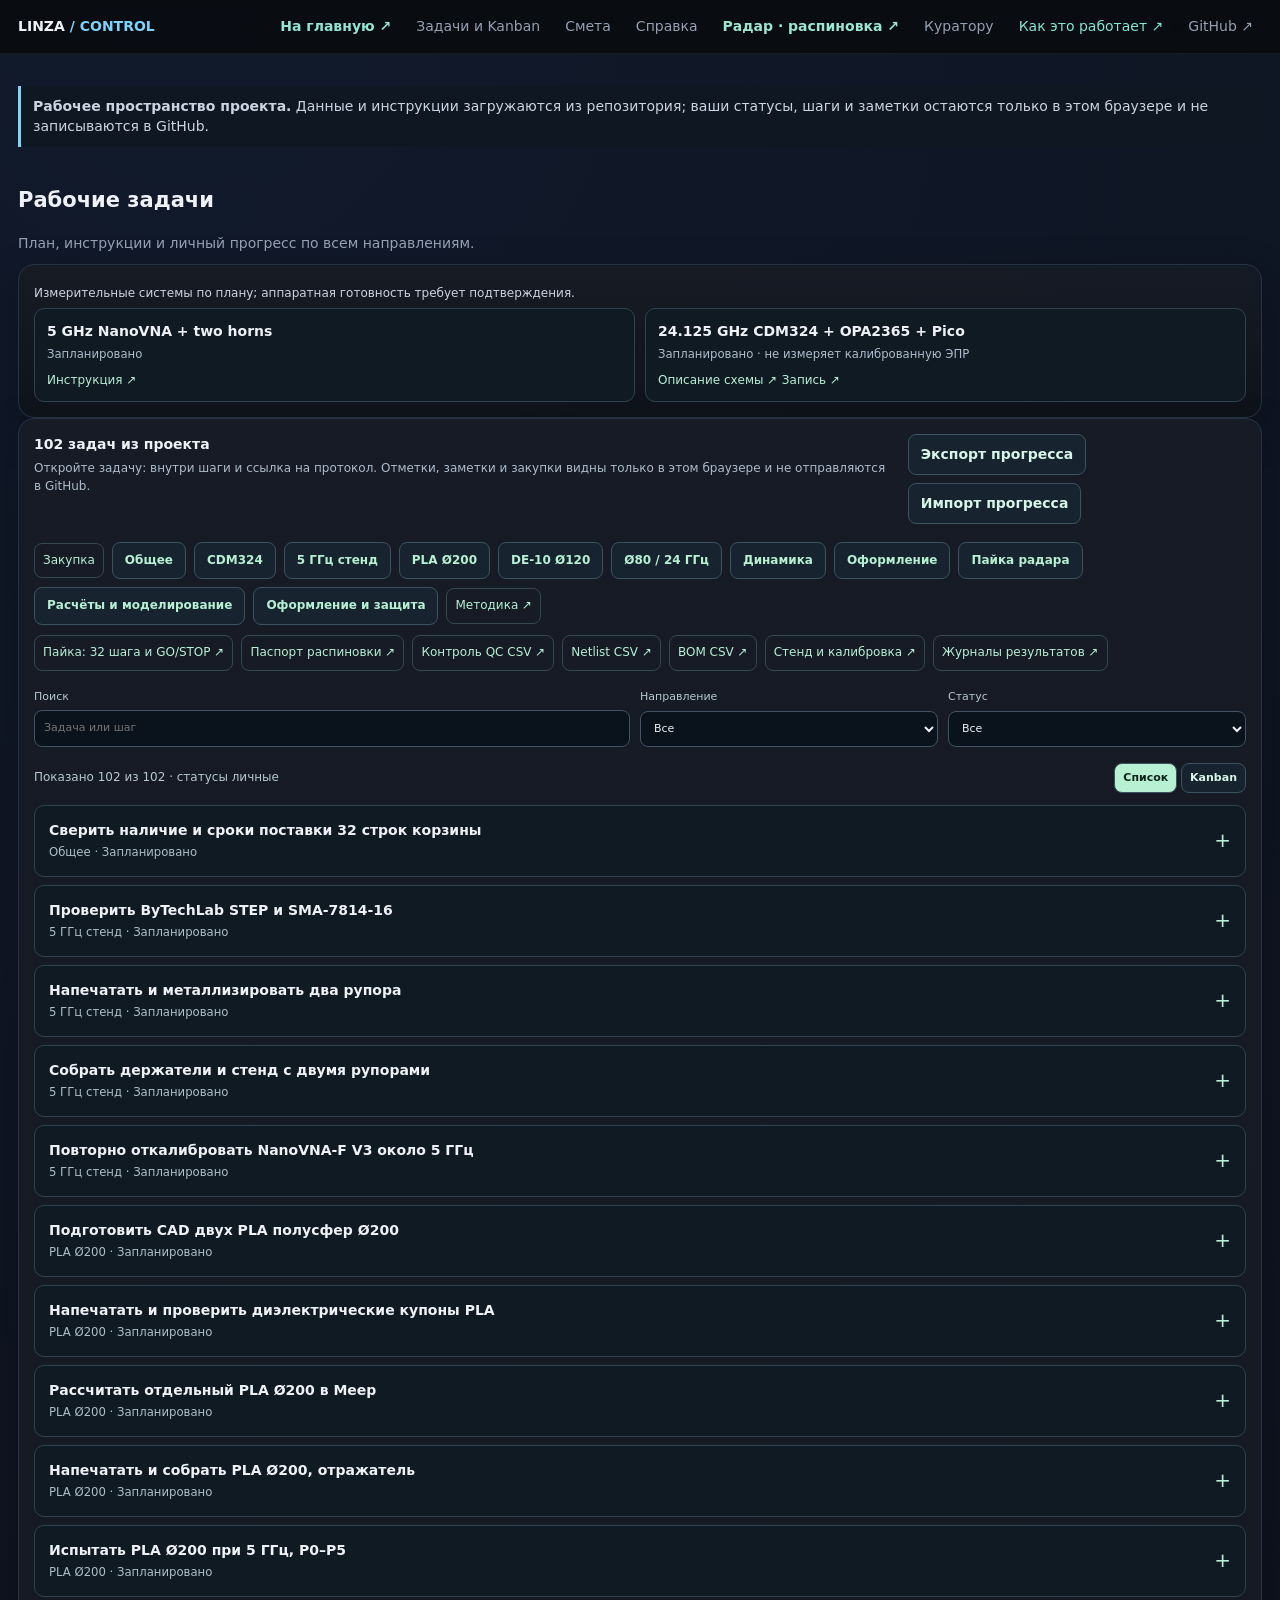
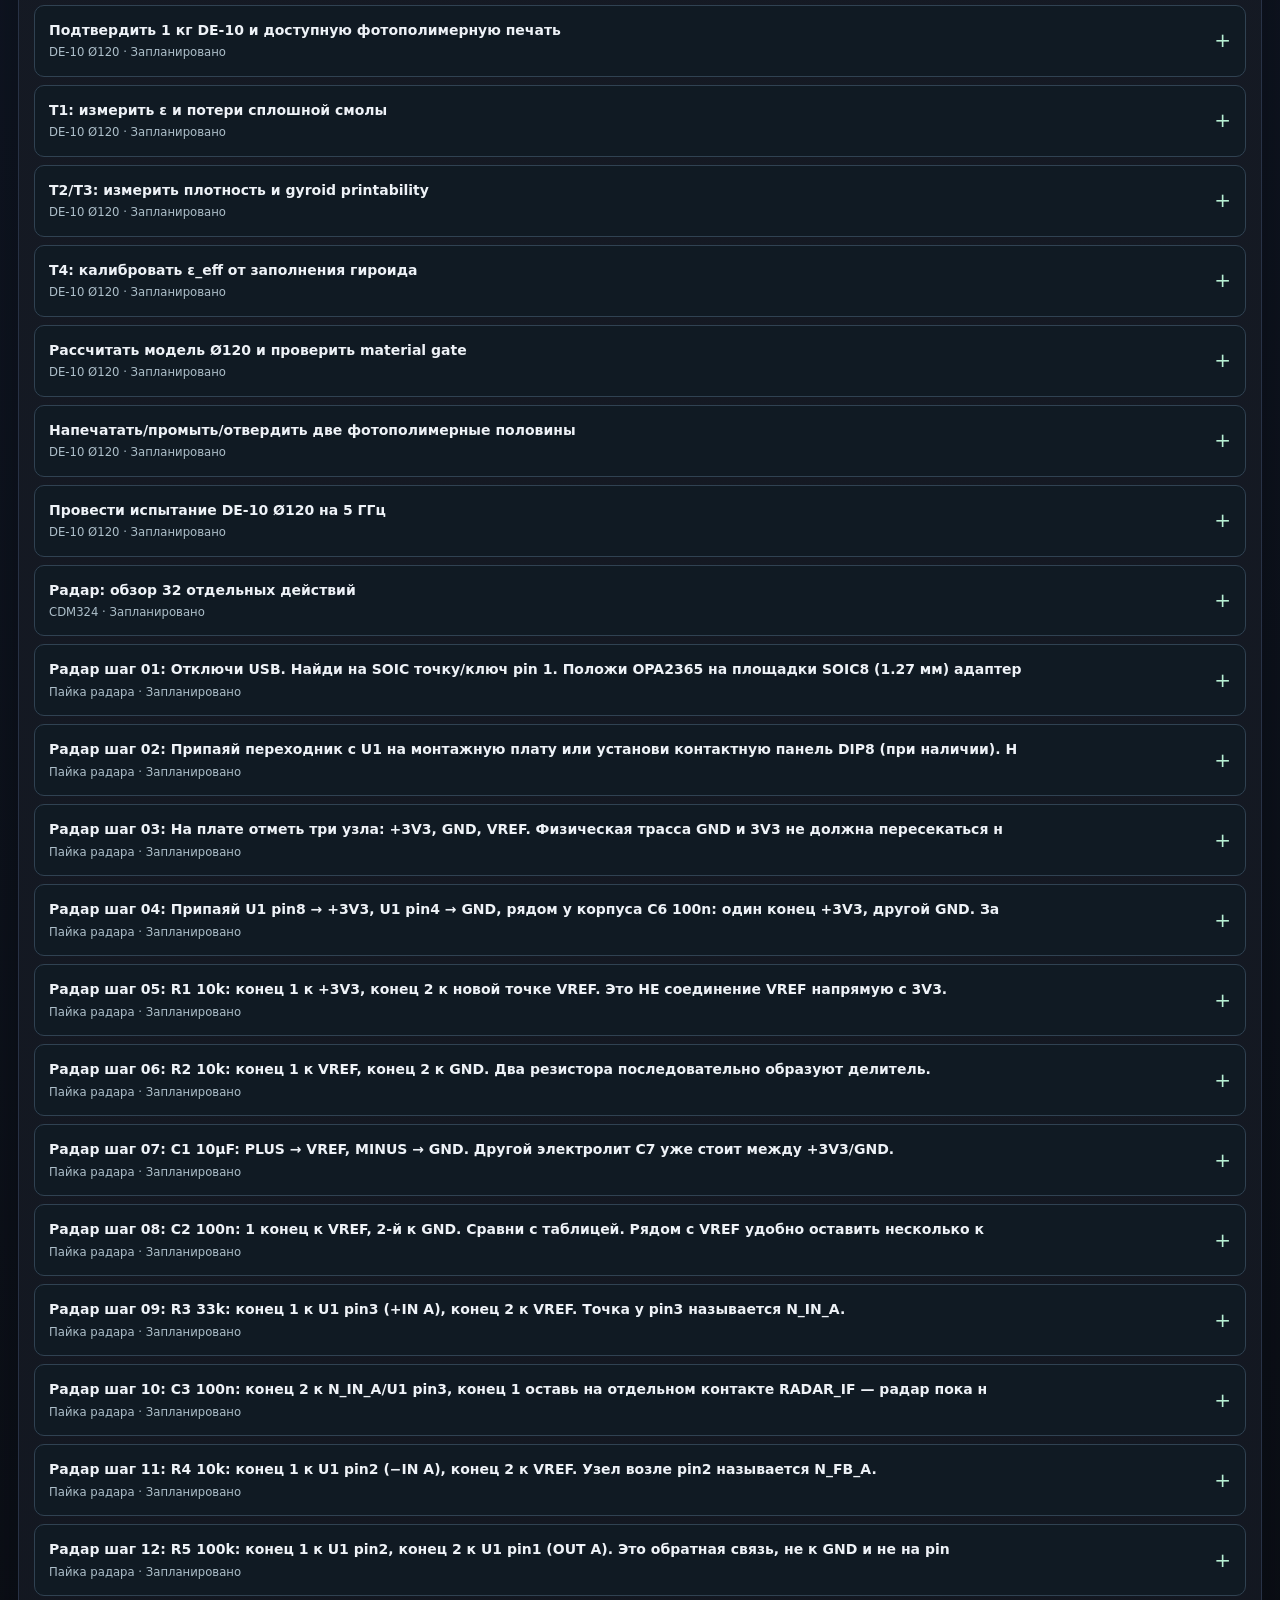
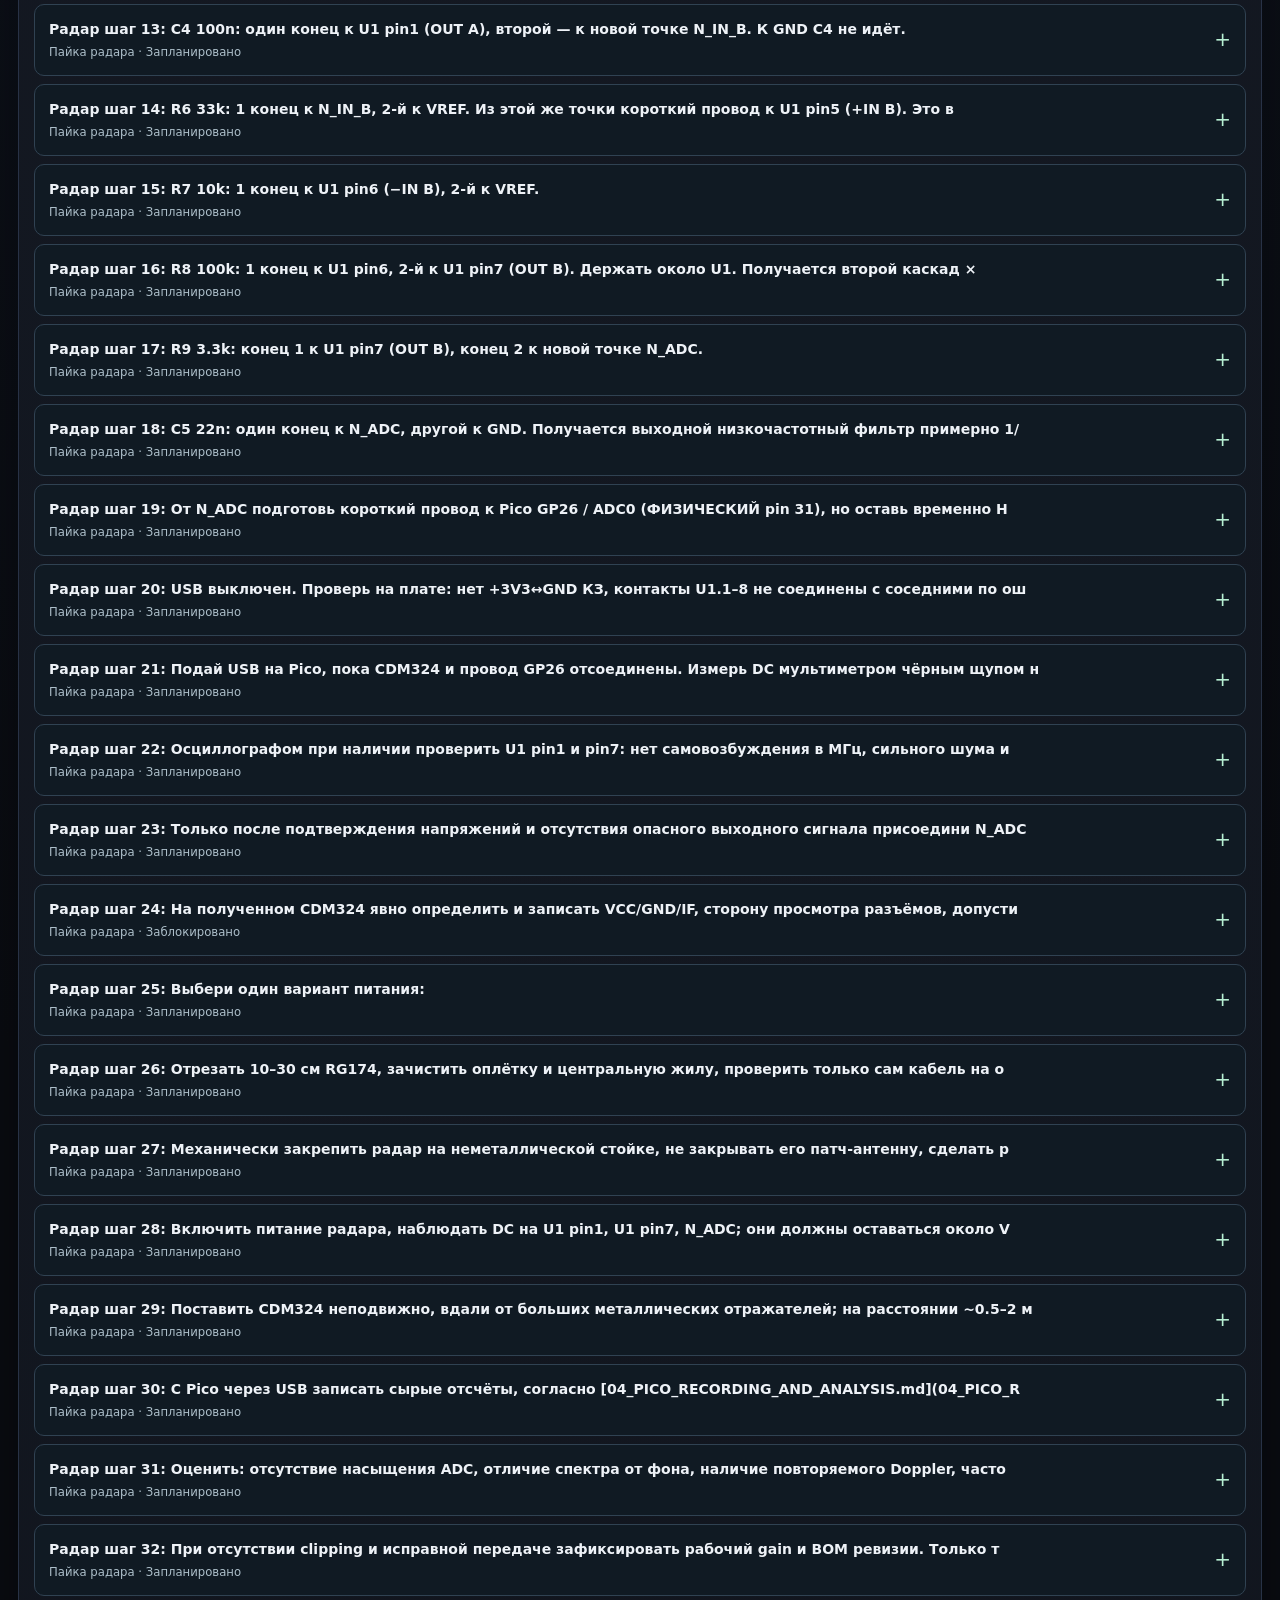
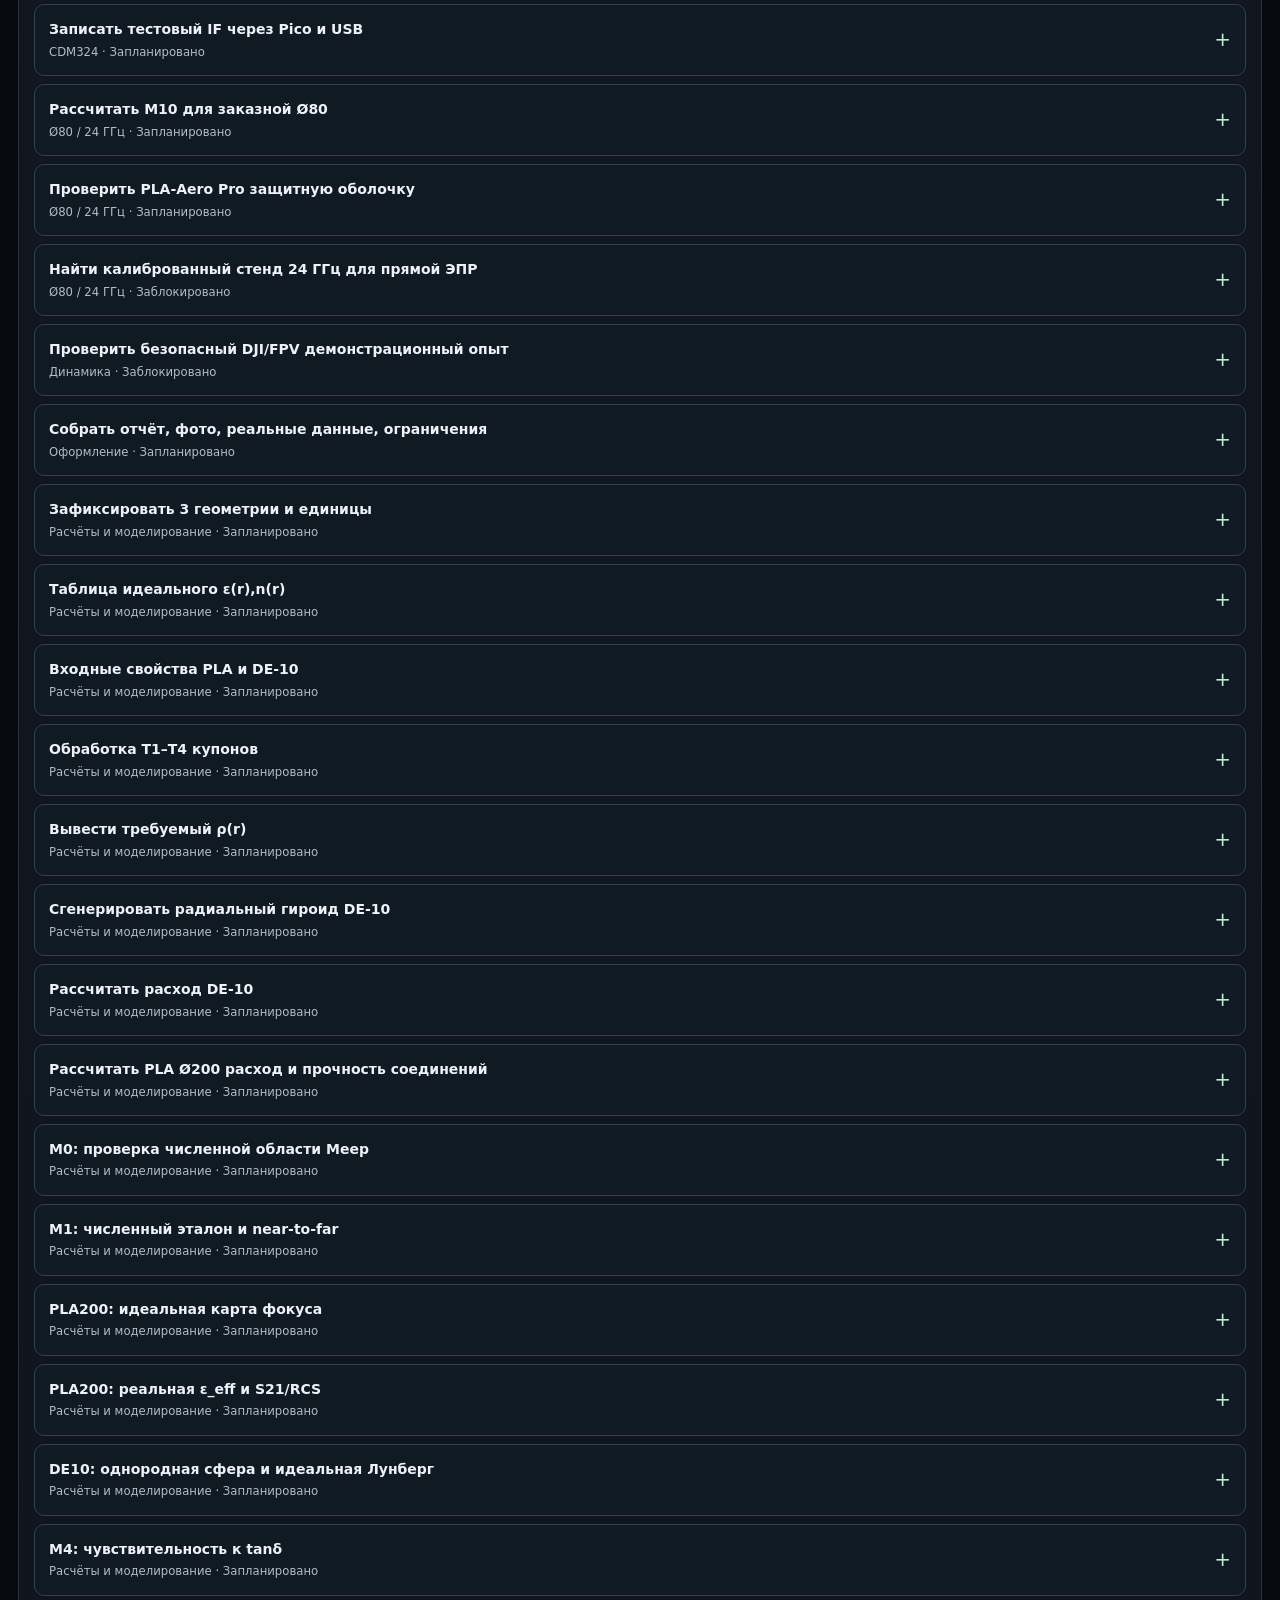
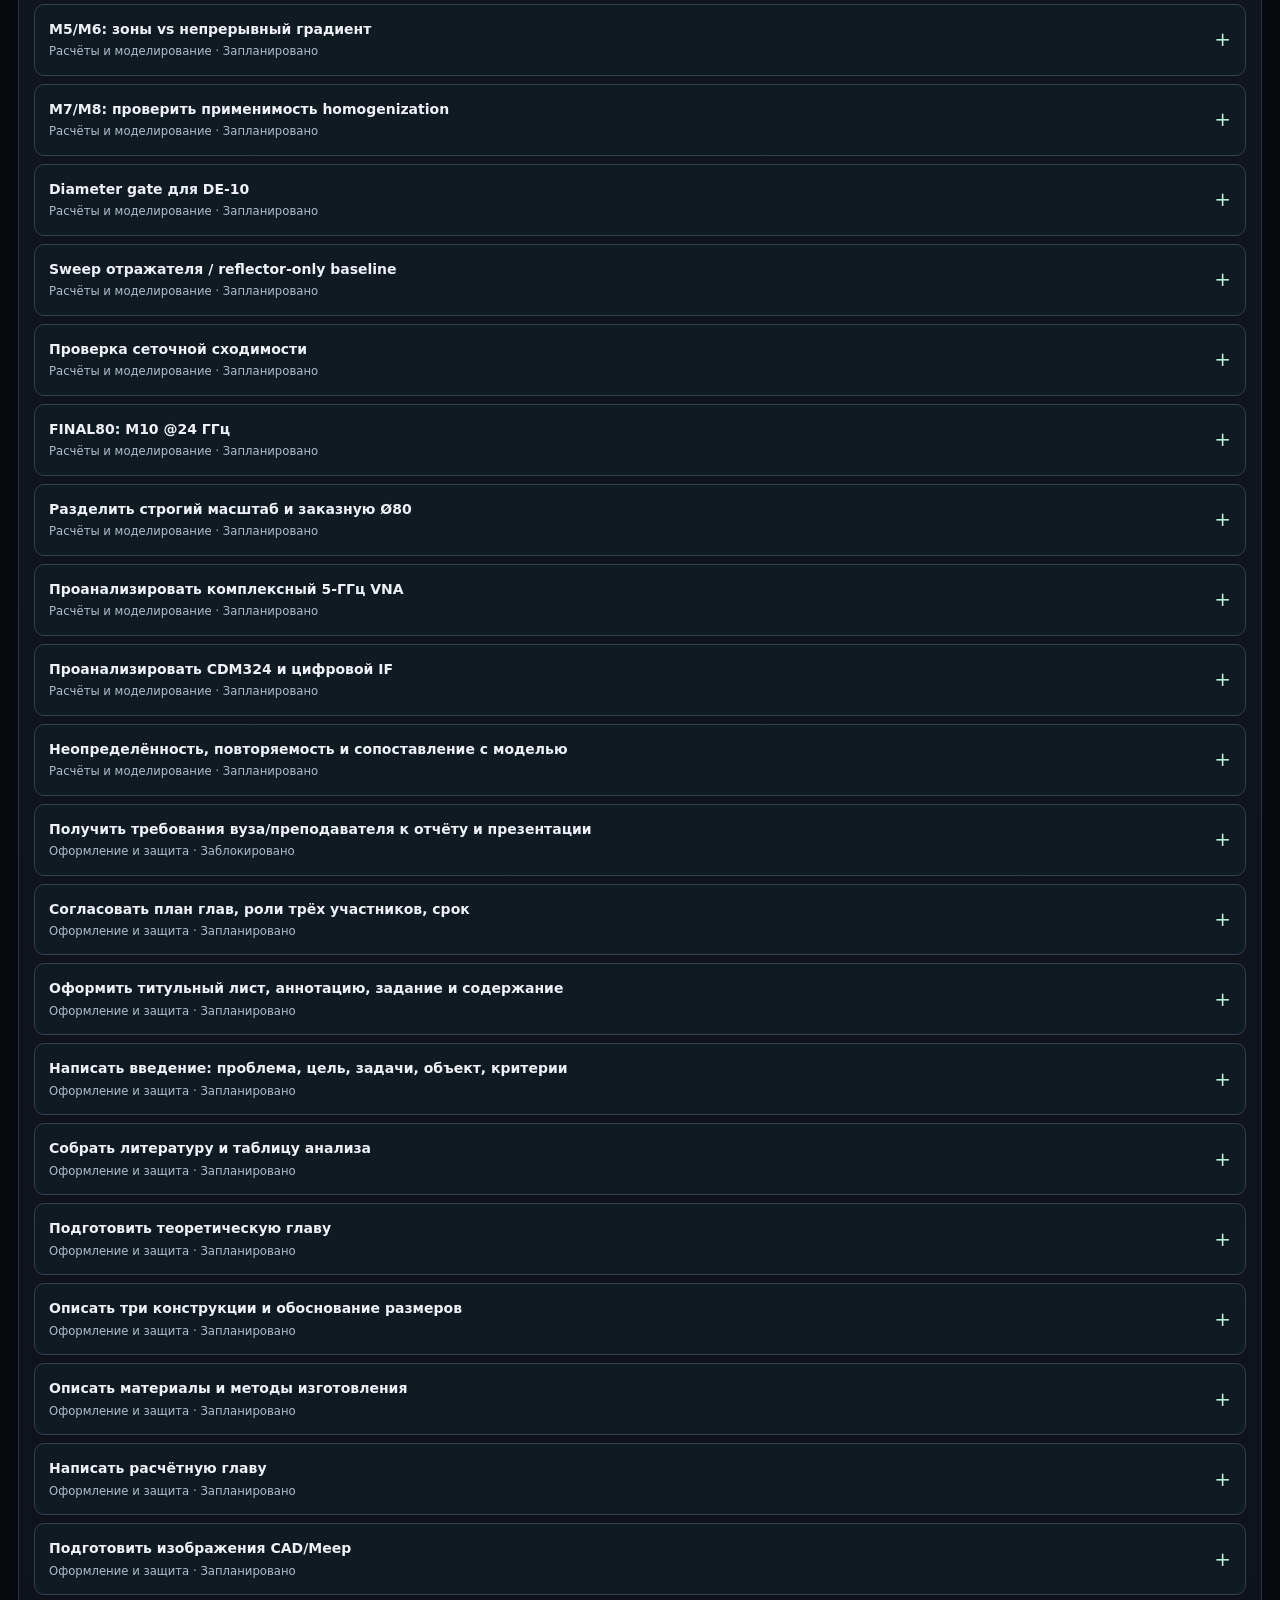
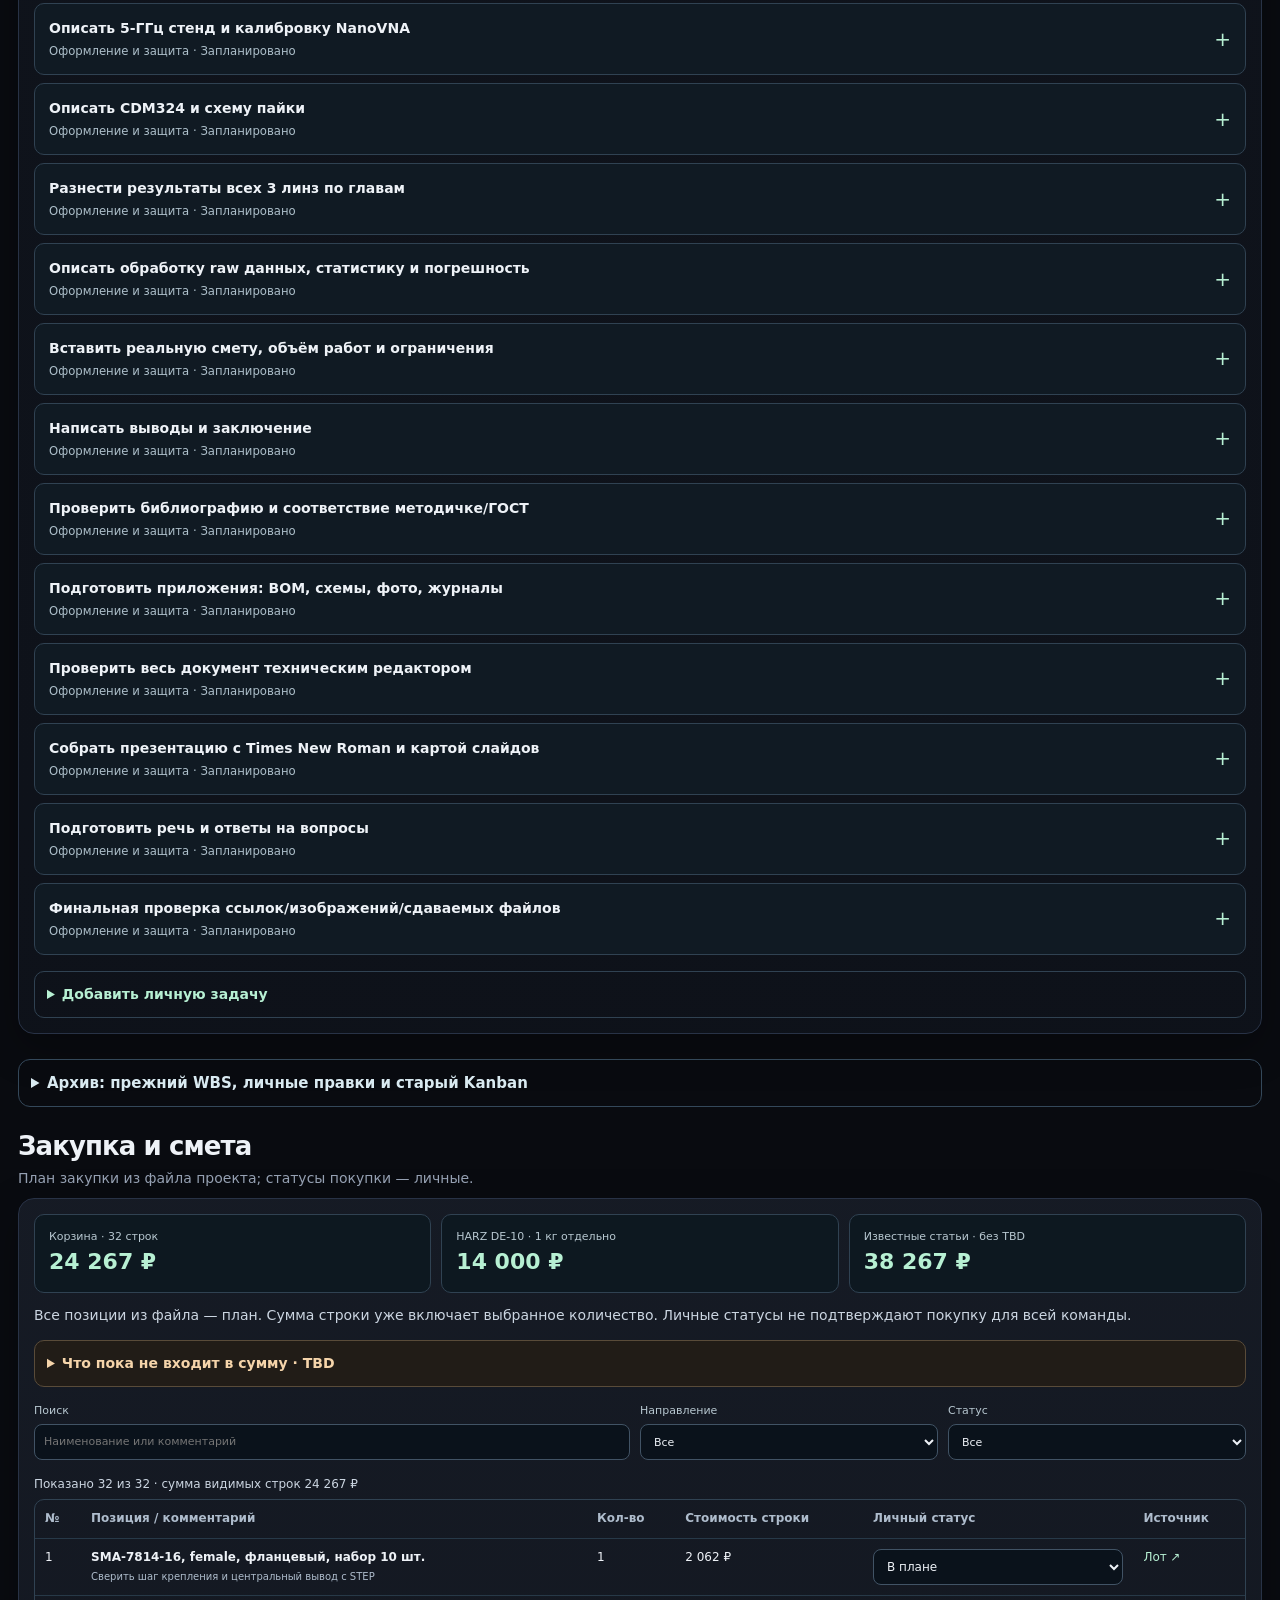
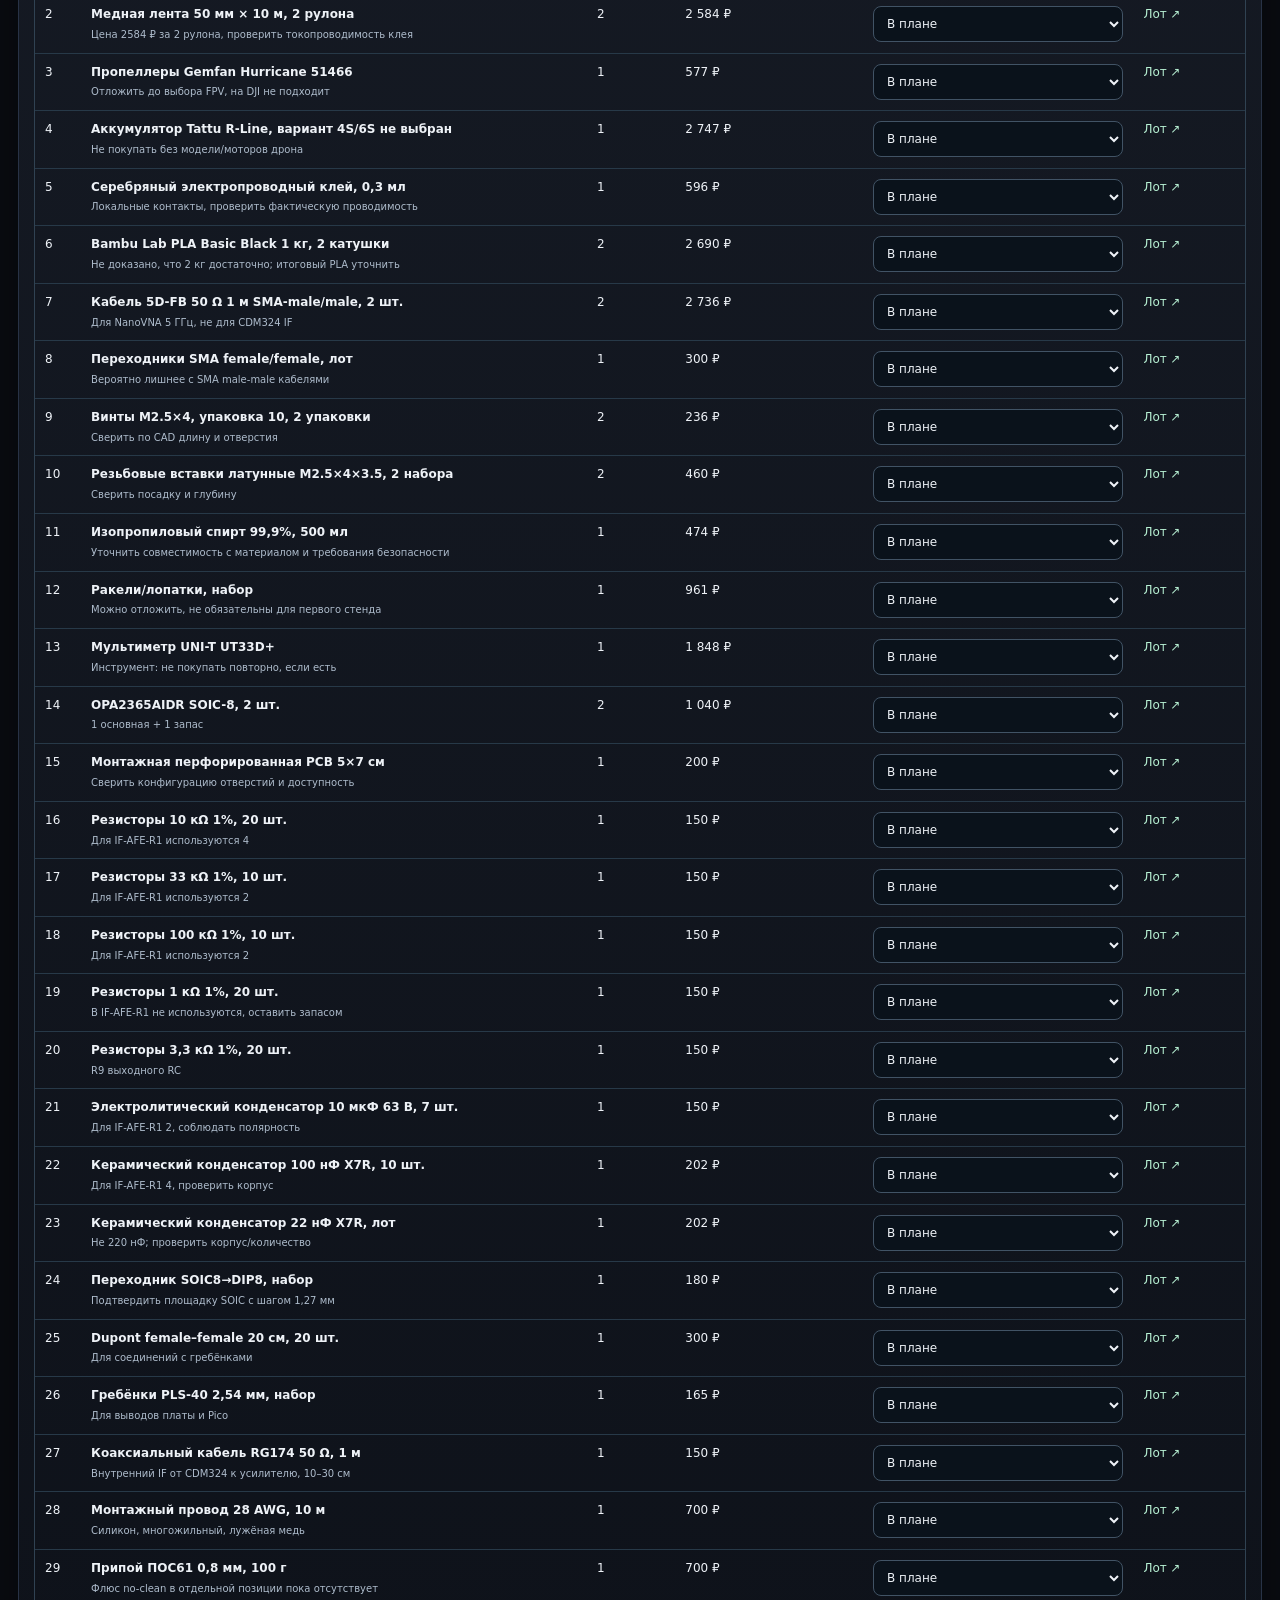
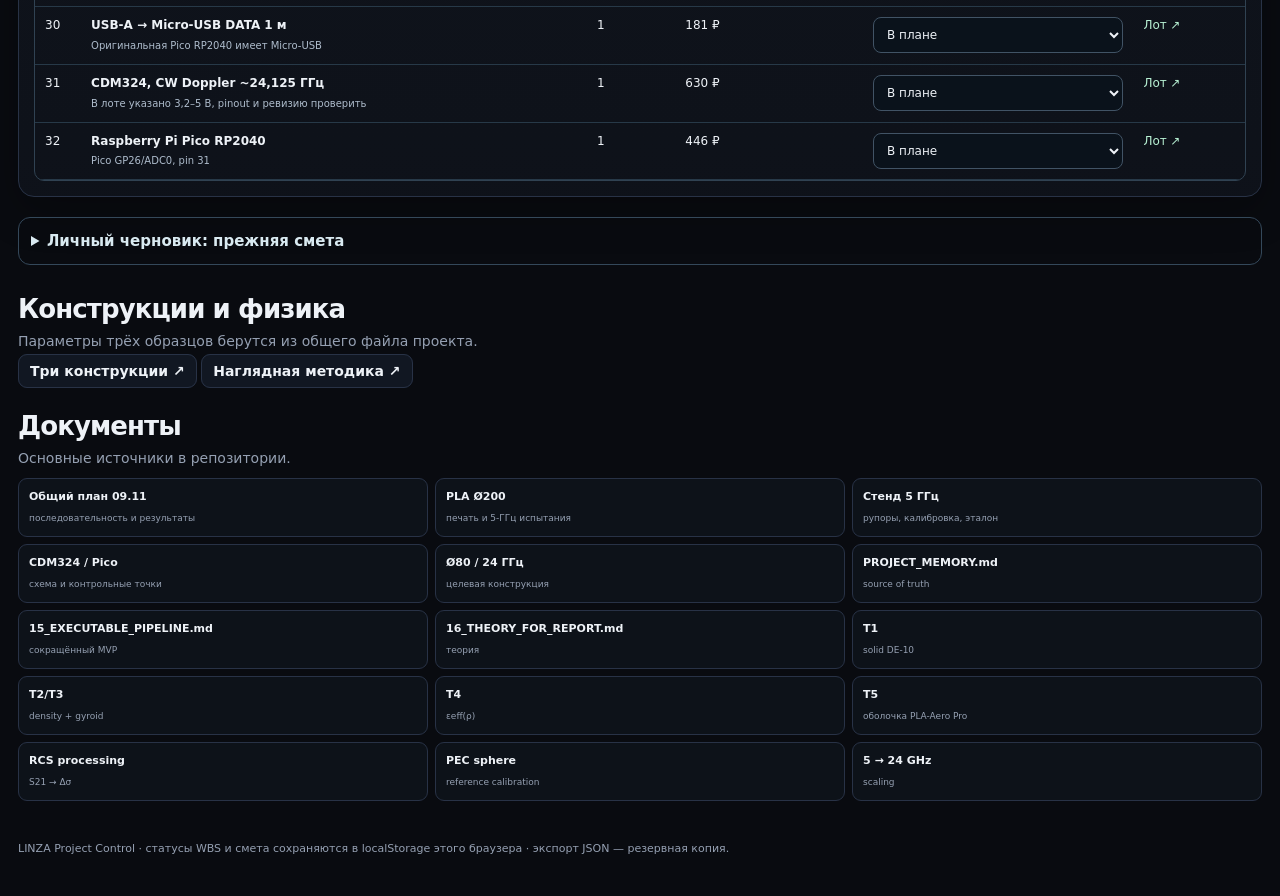
<file: site/board.html>
<!doctype html>
<html lang="ru">
<head>
<meta charset="utf-8"><meta name="viewport" content="width=device-width,initial-scale=1"><meta name="color-scheme" content="dark"><title>LINZA — Project Control</title>
<style>
:root{--bg:#090b10;--p:#11151d;--p2:#161b25;--line:#283246;--text:#eef2f7;--muted:#95a0b2;--blue:#7dd3fc;--green:#86efac;--yellow:#fde68a;--red:#fca5a5;--violet:#c4b5fd;--r:16px;--shadow:0 14px 40px rgba(0,0,0,.28)}
*{box-sizing:border-box}html{scroll-behavior:smooth}body{margin:0;background:radial-gradient(circle at 14% 0,#111a2b 0,#090b10 35%),var(--bg);color:var(--text);font:14px/1.48 Inter,ui-sans-serif,system-ui,-apple-system,Segoe UI,Roboto,Arial,sans-serif}a{color:inherit;text-decoration:none}button,input,select{font:inherit}.mono{font-family:ui-monospace,SFMono-Regular,Consolas,monospace}.wrap{max-width:1480px;margin:auto;padding:18px}.top{position:sticky;top:0;z-index:50;background:rgba(9,11,16,.91);backdrop-filter:blur(16px);border-bottom:1px solid rgba(255,255,255,.06)}.topin{max-width:1480px;margin:auto;padding:9px 18px;display:flex;align-items:center;gap:7px;overflow:auto;white-space:nowrap}.brand{font-weight:900;margin-right:auto}.brand span{color:var(--blue)}.nav{padding:7px 9px;border-radius:9px;color:var(--muted)}.nav:hover{background:#171d29;color:var(--text)}
.hero{padding:28px 0 16px;display:grid;grid-template-columns:1.25fr .75fr;gap:12px}.eyebrow{font-size:11px;color:var(--blue);letter-spacing:.13em;text-transform:uppercase;font-weight:850}.hero h1{font-size:clamp(34px,5vw,58px);line-height:.98;letter-spacing:-.05em;margin:6px 0 12px}.hero p{font-size:16px;color:#cbd5e1;max-width:850px}.card{background:linear-gradient(180deg,rgba(22,27,37,.97),rgba(14,18,26,.97));border:1px solid var(--line);border-radius:var(--r);box-shadow:var(--shadow)}.dash{padding:16px}.dash h3{margin:0 0 10px}.progress{height:10px;background:#090d13;border:1px solid #202a3a;border-radius:99px;overflow:hidden}.progress>i{display:block;height:100%;background:linear-gradient(90deg,#60a5fa,#86efac);width:0}.metrics{display:grid;grid-template-columns:repeat(4,1fr);gap:7px;margin-top:9px}.metric{padding:10px;border-radius:11px;background:#0d1219;border:1px solid #202a3a}.metric b{font-size:20px;display:block}.metric span{font-size:10px;color:var(--muted)}.nextbox{display:grid;grid-template-columns:1fr 1fr;gap:7px;margin-top:8px}.next{padding:9px;border-radius:10px;background:#0d1219;border:1px solid #202a3a}.next span{font-size:10px;color:var(--muted);text-transform:uppercase;letter-spacing:.06em;display:block}.next b{font-size:12px;display:block;margin-top:2px}
section{padding:20px 0 5px;scroll-margin-top:58px}.head{display:flex;align-items:end;justify-content:space-between;gap:12px;margin-bottom:10px}.head h2{margin:0;font-size:26px;letter-spacing:-.035em}.head p{margin:2px 0 0;color:var(--muted)}.toolbar{display:flex;gap:7px;flex-wrap:wrap}.btn{border:1px solid var(--line);background:#111722;color:var(--text);padding:8px 11px;border-radius:9px;font-weight:750;cursor:pointer}.btn:hover{border-color:#4b5b78}.btn.primary{background:var(--text);color:#0b0e13;border-color:var(--text)}.btn.danger{color:var(--red)}.btn.small{padding:5px 8px;font-size:11px}.search{width:100%;padding:9px 11px;background:#0a0f16;border:1px solid var(--line);border-radius:10px;color:var(--text);outline:none}
.stagebar{display:flex;gap:8px;overflow:auto;padding:3px 1px 10px}.stagepill{min-width:180px;padding:11px;border:1px solid var(--line);border-radius:12px;background:#0d1219;cursor:pointer}.stagepill:hover{border-color:#465875}.stagepill .num{font-size:10px;color:var(--muted);text-transform:uppercase;letter-spacing:.08em}.stagepill b{display:block;font-size:12px;margin:2px 0 7px}.mini{height:5px;background:#080c12;border-radius:99px;overflow:hidden}.mini i{display:block;height:100%;background:#60a5fa}.stagepill.done .mini i{background:#4ade80}.stagepill.current{border-color:#3e7595}.stagepill.optional{opacity:.72}
.filters{display:grid;grid-template-columns:1fr auto auto auto;gap:7px;margin-bottom:10px}.filters select{background:#0a0f16;color:var(--text);border:1px solid var(--line);border-radius:9px;padding:8px}
.stage{margin:10px 0}.stage>summary{list-style:none;cursor:pointer;padding:13px 15px;display:flex;align-items:center;gap:10px}.stage>summary::-webkit-details-marker{display:none}.stage-num{width:34px;height:34px;border-radius:10px;background:#182131;border:1px solid #2d3b52;display:grid;place-items:center;font-weight:900;color:var(--blue)}.stage-title{min-width:0;flex:1}.stage-title b{display:block;font-size:16px}.stage-title span{font-size:11px;color:var(--muted)}.stage-pct{font:800 13px ui-monospace,SFMono-Regular,Consolas,monospace}.stage-body{border-top:1px solid var(--line);padding:8px}.task{border:1px solid #242f42;border-radius:12px;background:#0d1219;margin:7px 0}.task-head{padding:10px 11px;display:grid;grid-template-columns:1fr auto;gap:10px;align-items:center}.task-head b{font-size:13px}.task-head span{color:var(--muted);font-size:10px}.task-progress{min-width:92px;text-align:right}.subtasks{padding:0 8px 8px}.sub{border-left:2px solid #26364c;margin:5px 0;padding:4px 0 4px 10px}.sub-head{display:flex;justify-content:space-between;gap:8px;align-items:center;margin-bottom:4px}.sub-head b{font-size:12px}.sub-head span{font-size:10px;color:var(--muted)}.actions{display:grid;gap:3px}.action{display:grid;grid-template-columns:116px 1fr auto;gap:8px;align-items:center;padding:6px 7px;border-radius:8px}.action:hover{background:#131a25}.action select{width:116px;padding:5px 6px;border-radius:8px;background:#0a0f16;color:var(--text);border:1px solid #29354a;font-size:11px}.action-text{font-size:12px}.action-text.optional{color:#8e99aa}.badge{font-size:9px;padding:2px 5px;border:1px solid #36445a;border-radius:99px;color:#aeb9c8}.badge.core{color:#bae6fd;border-color:#315b73}.badge.opt{color:#c4b5fd;border-color:#53456f}.actbtn{border:0;background:transparent;color:#758198;cursor:pointer;padding:2px 4px}.actbtn:hover{color:var(--text)}
.kanban{display:grid;grid-template-columns:repeat(4,minmax(250px,1fr));gap:9px}.kcol{background:#0b1017;border:1px solid var(--line);border-radius:13px;min-height:260px}.khead{padding:10px 11px;display:flex;justify-content:space-between;align-items:center;font-weight:800}.klist{padding:0 7px 7px;max-height:540px;overflow:auto}.kcard{padding:9px;margin:6px 0;background:#141a24;border:1px solid #263044;border-radius:10px;cursor:pointer}.kcard:hover{border-color:#465974}.kcard b{display:block;font-size:11px;line-height:1.3}.kcard span{font-size:9px;color:var(--muted);display:block;margin-top:4px}.dot{width:8px;height:8px;border-radius:50%;display:inline-block;margin-right:6px}.todo{background:#94a3b8}.doing{background:#60a5fa}.blocked{background:#f59e0b}.done{background:#4ade80}.count{font-size:10px;color:var(--muted);padding:2px 6px;border:1px solid var(--line);border-radius:99px}
.grid2{display:grid;grid-template-columns:1.15fr .85fr;gap:10px}.box{padding:15px}.box h3{margin:0 0 7px}.box p{margin:5px 0;color:#cbd5e1}.formula{font:600 14px/1.5 ui-monospace,SFMono-Regular,Consolas,monospace;background:#090d13;border:1px solid #20293a;padding:10px;border-radius:9px;color:#d9f3ff;overflow:auto}.note{border-left:3px solid var(--blue);padding:10px 12px;background:#0e1722;border-radius:0 9px 9px 0;color:#cbd5e1}.note.warn{border-left-color:#f59e0b;background:#19140b}
.budget-toolbar{display:flex;gap:7px;flex-wrap:wrap;margin-bottom:10px}.budget-wrap{overflow:auto;border:1px solid var(--line);border-radius:12px}.budget-table{width:100%;border-collapse:collapse;min-width:900px;background:#0d1118}.budget-table th,.budget-table td{padding:8px;border-bottom:1px solid #20293a;text-align:left}.budget-table th{font-size:10px;color:var(--muted);background:#111722}.budget-table input{width:100%;border:1px solid #2d374a;border-radius:7px;padding:6px;background:#0b0f16;color:var(--text)}.money{text-align:right!important;white-space:nowrap}.row-del{border:0;background:transparent;color:#8994a5;cursor:pointer}.budget-summary{display:grid;grid-template-columns:repeat(4,1fr);gap:7px;margin-top:8px}.sum{padding:11px}.sum span{font-size:10px;color:var(--muted)}.sum b{display:block;font-size:18px}.reserve-input{display:flex;gap:5px;align-items:center}.reserve-input input{width:65px;padding:5px;background:#0a0f16;border:1px solid var(--line);color:var(--text);border-radius:7px}
.refgrid{display:grid;grid-template-columns:repeat(3,1fr);gap:8px}.ref{padding:12px}.ref h3{margin:0 0 6px;font-size:13px}.ref p{font-size:11px;color:#cbd5e1}.files{display:grid;grid-template-columns:repeat(3,1fr);gap:7px}.file{padding:10px;border:1px solid var(--line);border-radius:9px;background:#0d1219}.file:hover{border-color:#485976}.file b{display:block;font-size:11px}.file span{font-size:9px;color:var(--muted)}footer{padding:35px 0 20px;color:var(--muted);font-size:11px}
@media(max-width:1100px){.hero{grid-template-columns:1fr}.kanban{grid-template-columns:repeat(2,1fr)}.files{grid-template-columns:repeat(2,1fr)}}@media(max-width:720px){.wrap{padding:12px}.topin{padding:8px 12px}.metrics{grid-template-columns:repeat(2,1fr)}.nextbox{grid-template-columns:1fr}.filters{grid-template-columns:1fr 1fr}.filters .search{grid-column:1/-1}.action{grid-template-columns:98px 1fr auto}.action select{width:98px}.kanban{display:flex;overflow:auto}.kcol{min-width:82vw}.grid2,.refgrid{grid-template-columns:1fr}.budget-summary{grid-template-columns:repeat(2,1fr)}.files{grid-template-columns:1fr}}
</style>
<link rel="stylesheet" href="./workspace.css">
</head>
<body>
<div class="top"><div class="topin"><div class="brand">LINZA <span>/ CONTROL</span></div><a class="nav" href="./index.html" style="color:#91e7d2;font-weight:800">На главную ↗</a><a class="nav" href="#canonicalActions">Задачи и Kanban</a><a class="nav" href="#budget">Смета</a><a class="nav" href="#reference">Справка</a><a class="nav" href="./radar.html" style="color:#9ce7ce;font-weight:800">Радар · распиновка ↗</a><a class="nav" href="./curator.html">Куратору</a><a class="nav" href="./explain.html" style="color:#86e7d3">Как это работает ↗</a><a class="nav" href="https://github.com/dikobrazuka/linza" target="_blank">GitHub ↗</a></div></div>
<main class="wrap">
<div class="note" style="margin-top:14px"><b>Рабочее пространство проекта.</b> Данные и инструкции загружаются из репозитория; ваши статусы, шаги и заметки остаются только в этом браузере и не записываются в GitHub.</div>
<section id="canonicalActions"><div class="head"><div><h1>Рабочие задачи</h1><p>План, инструкции и личный прогресс по всем направлениям.</p></div></div><div class="card box" id="canonicalSystems">Загрузка измерительных систем…</div><div class="card box" id="canonicalActionsData">Загрузка плана…</div></section>
<details class="legacy-panel"><summary>Архив: прежний WBS, личные правки и старый Kanban</summary><p>Данные сохранены отдельно. Чтобы перенести похожую отметку в актуальную задачу, откройте её выше и проверьте сопоставление. Архив не синхронизируется с каноническим планом автоматически.</p><header class="hero"><div><div class="eyebrow">WORK BREAKDOWN STRUCTURE · ACTION LEVEL</div><h1>Проект разложен до конкретных действий.</h1><p>Этап → задача → подзадача → действие. Статус меняется на уровне действия, а прогресс всех уровней считается автоматически. Три ветки и два стенда собраны по направлениям. Отметки хранятся только в этом браузере; исполнителей и фактический прогресс команда согласует отдельно.</p><div class="toolbar"><button class="btn primary" id="exportPlan">Экспорт плана JSON</button><button class="btn" id="importPlanBtn">Импорт JSON</button><input id="importPlanFile" type="file" accept="application/json,.json" hidden><button class="btn danger" id="resetPlan">Сбросить план</button></div></div><div class="card dash"><h3>Состояние локальной доски</h3><div class="progress"><i id="overallBar"></i></div><div class="metrics"><div class="metric"><b id="overallPct">0%</b><span>готово</span></div><div class="metric"><b id="todoN">0</b><span>надо</span></div><div class="metric"><b id="doingN">0</b><span>в работе</span></div><div class="metric"><b id="blockedN">0</b><span>блокеры</span></div></div><div class="nextbox"><div class="next"><span>Первое незавершённое направление</span><b id="currentStage">—</b></div><div class="next"><span>Одна из открытых задач</span><b id="nextAction">—</b></div></div></div></header>

<section><div class="head"><div><h2>Направления</h2><p>Работы могут идти параллельно. Нажми на направление, чтобы открыть задачи.</p></div></div><div class="stagebar" id="stagebar"></div></section>

<section id="plan"><div class="head"><div><h2>Полная декомпозиция</h2><p>Подробный план по трём конструкциям, стендам и обработке; состав T2/T3 и diameter gate взят из подробных протоколов. Краткий MVP в репозитории предлагает сокращение серии — его нужно отдельно согласовать.</p></div></div><div class="filters"><input class="search" id="planSearch" placeholder="Поиск по этапам, задачам и действиям…"><select id="statusFilter"><option value="all">Все статусы</option><option value="todo">Надо сделать</option><option value="doing">В работе</option><option value="blocked">Заблокировано</option><option value="done">Готово</option></select><select id="scopeFilter"><option value="core">Только CORE</option><option value="all">CORE + OPTIONAL</option><option value="optional">Только OPTIONAL</option></select><button class="btn" id="expandAll">Раскрыть всё</button></div><div id="planRoot"></div><div class="note" style="margin-top:9px"><b>Как пользоваться:</b> меняй статус у конкретных действий. Проценты этапов/задач/подзадач пересчитываются сами. Кнопка ✎ позволяет поправить текст действия, + добавить новое действие в подзадачу.</div></section>

<section id="kanban"><div class="head"><div><h2>Kanban действий</h2><p>Те же leaf-actions, только сгруппированные по статусу.</p></div></div><div class="kanban" id="kanbanRoot"></div></section>

</details>

<section id="budget"><div class="head"><div><h2>Закупка и смета</h2><p>План закупки из файла проекта; статусы покупки — личные.</p></div></div><div class="card box" id="canonicalBudgetData">Загрузка актуальной корзины…</div><details class="legacy-panel"><summary>Личный черновик: прежняя смета</summary><h3>Личный черновик (старые исходные значения, отдельный от общей закупки)</h3><p style="color:#95a0b2">Сохраняется только в этом браузере и не синхронизируется с общей закупкой.</p><div class="budget-toolbar"><button class="btn primary" id="addBudgetRow">+ Позиция</button><button class="btn" id="exportBudgetCsv">CSV</button><button class="btn" id="exportBudgetJson">JSON</button><button class="btn" id="importBudgetBtn">Импорт</button><input type="file" id="importBudgetFile" accept="application/json,.json" hidden><button class="btn danger" id="resetBudget">Сбросить</button></div><div class="note" style="margin-bottom:8px"><b>Это прежний личный черновик, не общая закупка.</b> Актуальные плановые цены показаны выше. <a href="https://github.com/dikobrazuka/linza/blob/main/budget/MASTER_BOM_AND_COST_2026-11-09.md" style="text-decoration:underline">Открыть общую смету и ограничения ↗</a></div><div class="budget-wrap"><table class="budget-table"><thead><tr><th>Категория</th><th>Позиция</th><th>Кол-во</th><th>Ед.</th><th>Цена/ед.</th><th>Итого</th><th>Комментарий</th><th></th></tr></thead><tbody id="budgetBody"></tbody></table></div><div class="budget-summary"><div class="card sum"><span>Подытог</span><b id="budgetSubtotal">0 ₽</b></div><div class="card sum"><span>Резерв</span><div class="reserve-input"><input id="budgetReserve" type="number" min="0" max="100" value="15"><b>%</b></div></div><div class="card sum"><span>Резерв</span><b id="budgetReserveValue">0 ₽</b></div><div class="card sum"><span>Итого</span><b id="budgetTotal">0 ₽</b></div></div></details></section>

<section id="reference"><div class="head"><div><h2>Конструкции и физика</h2><p>Параметры трёх образцов берутся из общего файла проекта.</p></div></div><div class="resources"><a class="btn" href="./index.html#designs">Три конструкции ↗</a> <a class="btn" href="./explain.html">Наглядная методика ↗</a></div></section>

<section><div class="head"><div><h2>Документы</h2><p>Основные источники в репозитории.</p></div></div><div class="files"><a class="file" href="https://github.com/dikobrazuka/linza/blob/main/docs/24_MASTER_BUILD_AND_TEST_ORDER.md" target="_blank"><b>Общий план 09.11</b><span>последовательность и результаты</span></a><a class="file" href="https://github.com/dikobrazuka/linza/blob/main/experiment/PLA_200_TEST_PROCEDURE.md" target="_blank"><b>PLA Ø200</b><span>печать и 5-ГГц испытания</span></a><a class="file" href="https://github.com/dikobrazuka/linza/blob/main/experiment/05GHZ_STAND_BUILD_AND_CALIBRATION.md" target="_blank"><b>Стенд 5 ГГц</b><span>рупоры, калибровка, эталон</span></a><a class="file" href="https://github.com/dikobrazuka/linza/blob/main/electronics/01_CDM324_OPA2365_PICO_SCHEMATIC.md" target="_blank"><b>CDM324 / Pico</b><span>схема и контрольные точки</span></a><a class="file" href="https://github.com/dikobrazuka/linza/blob/main/experiment/FINAL_80_24GHZ_TEST_PROCEDURE.md" target="_blank"><b>Ø80 / 24 ГГц</b><span>целевая конструкция</span></a><a class="file" href="https://github.com/dikobrazuka/linza/blob/main/PROJECT_MEMORY.md" target="_blank"><b>PROJECT_MEMORY.md</b><span>source of truth</span></a><a class="file" href="https://github.com/dikobrazuka/linza/blob/main/docs/15_EXECUTABLE_PIPELINE.md" target="_blank"><b>15_EXECUTABLE_PIPELINE.md</b><span>сокращённый MVP</span></a><a class="file" href="https://github.com/dikobrazuka/linza/blob/main/docs/16_THEORY_FOR_REPORT.md" target="_blank"><b>16_THEORY_FOR_REPORT.md</b><span>теория</span></a><a class="file" href="https://github.com/dikobrazuka/linza/blob/main/docs/08_DE10_SPDR_T1_PROTOCOL.md" target="_blank"><b>T1</b><span>solid DE-10</span></a><a class="file" href="https://github.com/dikobrazuka/linza/blob/main/docs/09_DE10_GYROID_T2_T3_PROTOCOL.md" target="_blank"><b>T2/T3</b><span>density + gyroid</span></a><a class="file" href="https://github.com/dikobrazuka/linza/blob/main/docs/12_T4_RF_GYROID_PROTOCOL.md" target="_blank"><b>T4</b><span>εeff(ρ)</span></a><a class="file" href="https://github.com/dikobrazuka/linza/blob/main/docs/18_PLA_AERO_SHELL_T5_PROTOCOL.md" target="_blank"><b>T5</b><span>оболочка PLA-Aero Pro</span></a><a class="file" href="https://github.com/dikobrazuka/linza/blob/main/docs/13_RCS_S21_PROCESSING.md" target="_blank"><b>RCS processing</b><span>S21 → Δσ</span></a><a class="file" href="https://github.com/dikobrazuka/linza/blob/main/docs/14_PEC_SPHERE_REFERENCE.md" target="_blank"><b>PEC sphere</b><span>reference calibration</span></a><a class="file" href="https://github.com/dikobrazuka/linza/blob/main/docs/10_SCALING_5_TO_24.md" target="_blank"><b>5 → 24 GHz</b><span>scaling</span></a></div></section>
<footer>LINZA Project Control · статусы WBS и смета сохраняются в localStorage этого браузера · экспорт JSON — резервная копия.</footer>
</main>
<script>
const PLAN_KEY='linza-wbs-v1',BUDGET_KEY='linza-budget-v1',RESERVE_KEY='linza-budget-reserve-v1';
const A=(id,text,status='todo',scope='core')=>({id,text,status,scope});
const defaultPlan=[
{ id:'S0',title:'Архитектура проекта и критерии',scope:'core',tasks:[
 {title:'Зафиксировать физический MVP',subs:[{title:'Геометрия и частота',actions:[A('a001','Зафиксировать f_test = 5.0 ГГц','done'),A('a002','Зафиксировать физический диаметр Ø120 мм и R=60 мм','done'),A('a003','Зафиксировать период gyroid a=7.5 мм','done'),A('a004','Зафиксировать полный шар; две полусферы только для изготовления','done')]}]},
 {title:'Зафиксировать критерий успеха',subs:[{title:'RCS metric',actions:[A('a005','Зафиксировать BASELINE = reflector-only','done'),A('a006','Зафиксировать TEST = lens + identical reflector','done'),A('a007','Зафиксировать цель Kσ≥10 / Δσ≥+10 dB','done')]}]},
 {title:'Организовать source of truth',subs:[{title:'Репозиторий',actions:[A('a008','Создать и актуализировать PROJECT_MEMORY','done'),A('a009','Собрать минимальный практический pipeline','done'),A('a010','Подготовить теоретическую главу','done'),A('a011','Поднять Project Control через GitHub Pages','done')]}]}
]},
{ id:'S1',title:'Закупка и доступ к оборудованию',scope:'core',tasks:[
 {title:'DE-10',subs:[{title:'Поставщик и заказ',actions:[A('a101','Получить от производителя ε/tanδ и цену','done'),A('a102','Проверить наличие, фасовку и срок годности','done'),A('a103','Заказать 2×0.5 кг = 1 кг DE-10'),A('a104','После получения проверить тару, массу, lot/batch и срок годности'),A('a105','Записать фактическую стоимость в смету')]}]},
 {title:'Расходники',subs:[{title:'Для печати и мойки',actions:[A('a106','Проверить запас IPA/промывочной жидкости'),A('a107','Купить перчатки, фильтры, салфетки и ёмкости при нехватке')]},{title:'Для reflector',actions:[A('a108','Купить медную фольгу с проводящим клеем'),A('a109','Подготовить ролик/ракель и мультиметр для проверки непрерывности')]}]},
 {title:'Лаборатория RF',subs:[{title:'Доступ',actions:[A('a110','Подтвердить доступ к VNA до ~6 ГГц','blocked'),A('a111','Подтвердить наличие двух подходящих TX/RX антенн','blocked'),A('a112','Уточнить доступную оснастку для измерения ε/tanδ','doing'),A('a113','Узнать точные размеры holder/aperture/sample region','blocked'),A('a114','Узнать способ calibration/de-embedding/reference planes','blocked'),A('a115','Согласовать дату/окно измерений','blocked')]}]}
]},
{ id:'S2',title:'Зафиксировать технологию печати DE-10',scope:'core',tasks:[
 {title:'Принтер и профиль',subs:[{title:'Базовый процесс',actions:[A('a201','Выбрать конкретный MSLA/DLP-принтер'),A('a202','Зафиксировать layer height'),A('a203','Зафиксировать normal exposure и bottom exposure'),A('a204','Зафиксировать lift/retract settings'),A('a205','Зафиксировать orientation/support strategy для плоских coupons')]}]},
 {title:'Wash/Post-cure',subs:[{title:'Одинаковая обработка',actions:[A('a206','Зафиксировать состав/свежесть промывки'),A('a207','Зафиксировать время промывки'),A('a208','Зафиксировать сушку перед post-cure'),A('a209','Зафиксировать UV wavelength/time/temperature post-cure'),A('a210','Записать профиль как PROFILE_DE10_V1')]}]},
 {title:'Контроль геометрии',subs:[{title:'Инструменты',actions:[A('a211','Проверить калибровку весов'),A('a212','Подготовить штангенциркуль/микрометр'),A('a213','Подготовить шаблон записи массы/размеров/фото')]}]}
]},
{ id:'S3',title:'T1 — свойства сплошного DE-10 около 5 ГГц',scope:'core',tasks:[
 {title:'Согласовать образец с RF-оснасткой',subs:[{title:'Fixture card',actions:[A('a301','Записать метод измерения: SPDR / waveguide / free-space / другое','blocked'),A('a302','Записать точные допустимые размеры образца','blocked'),A('a303','Записать требования к толщине и плоскостности','blocked'),A('a304','Записать calibration/de-embedding procedure','blocked')]}]},
 {title:'Изготовить solid coupons',subs:[{title:'CAD и печать',actions:[A('a305','Сделать CAD/слайс 3 рабочих пластин + 1 запасной при необходимости','blocked'),A('a306','Напечатать все образцы одним профилем','blocked'),A('a307','Промыть и post-cure одинаково','blocked'),A('a308','Выдержать одинаковое время перед измерением','blocked')]},{title:'QC',actions:[A('a309','Измерить толщину в нескольких точках','blocked'),A('a310','Взвесить и сфотографировать каждый образец','blocked'),A('a311','Отбраковать образец с пузырями/деформацией','blocked')]}]},
 {title:'Измерить εsolid и tanδ',subs:[{title:'RF measurement',actions:[A('a312','Откалибровать установку','blocked'),A('a313','Измерить каждый рабочий образец около 5 ГГц','blocked'),A('a314','Повторить установку образца для проверки повторяемости','blocked'),A('a315','Сохранить raw data без перезаписи','blocked'),A('a316','Посчитать среднее εsolid и tanδ','blocked'),A('a317','Зафиксировать значение для генератора и отчёта','blocked')]}]}
]},
{ id:'S4',title:'T2/T3 — плотность, усадка и печатаемость gyroid',scope:'core',tasks:[
 {title:'T2 — cured density и shrinkage',subs:[{title:'3 solid blocks',actions:[A('a401','Подготовить 3 кубоида 20×20×10 мм','blocked'),A('a402','Напечатать/промыть/post-cure одним профилем','blocked'),A('a403','Измерить X/Y/Z после post-cure','blocked'),A('a404','Взвесить каждый образец','blocked'),A('a405','Рассчитать cured density','blocked'),A('a406','Рассчитать shrinkage X/Y/Z','blocked')]}]},
 {title:'T3 — 5 uniform gyroid coupons',subs:[{title:'Геометрия',actions:[A('a407','Сгенерировать ρ=0.15 coupon','blocked'),A('a408','Сгенерировать ρ=0.30 coupon','blocked'),A('a409','Сгенерировать ρ=0.50 coupon','blocked'),A('a410','Сгенерировать ρ=0.65 coupon','blocked'),A('a411','Сгенерировать ρ=0.80 coupon','blocked'),A('a412','Проверить watertight/mesh/фактическую volume fraction до печати','blocked')]},{title:'Печать и мойка',actions:[A('a413','Напечатать 5 coupons','blocked'),A('a414','Промыть каждый до отсутствия жидкой смолы в каналах','blocked'),A('a415','Post-cure одинаково','blocked'),A('a416','Взвесить и измерить envelope каждого','blocked'),A('a417','Рассчитать ρactual каждого coupon','blocked')]},{title:'Manufacturability gate',actions:[A('a418','Проверить открытость каналов','blocked'),A('a419','Проверить отсутствие sheet fusion/разрывов','blocked'),A('a420','Определить минимальную успешную ρ','blocked'),A('a421','Определить максимальную успешную ρ','blocked'),A('a422','Зафиксировать рабочий диапазон ρmin..ρmax','blocked')]}]}
]},
{ id:'S5',title:'T4 — измеренная связь ρactual → εeff',scope:'core',tasks:[
 {title:'Подготовить RF coupons под реальную оснастку',subs:[{title:'Geometry lock',actions:[A('a501','Выбрать 5 успешных плотностей, покрывающих рабочий диапазон','blocked'),A('a502','Адаптировать размеры coupons под реальную fixture/aperture','blocked'),A('a503','Не менять a=7.5 мм без отдельного решения','blocked'),A('a504','Проверить, что propagation length достаточен для метода','blocked')]}]},
 {title:'Измерить RF response',subs:[{title:'Measurement series',actions:[A('a505','Снять empty/reference state','blocked'),A('a506','Измерить каждый coupon на одной frequency grid','blocked'),A('a507','Сделать минимум несколько reinsertion для оценки разброса','blocked'),A('a508','Сохранять complex raw S-parameters отдельно','blocked'),A('a509','Записать orientation каждого coupon','blocked')]}]},
 {title:'Получить calibration law',subs:[{title:'Processing',actions:[A('a510','Извлечь εeff для каждого ρactual','blocked'),A('a511','Проверить монотонность ρ→εeff','blocked'),A('a512','Если raw noisy — сохранить raw и сделать отдельный monotonic fit','blocked'),A('a513','Проверить, достигается ли ε≈2 около центра профиля','blocked'),A('a514','Сохранить DE10_GYROID_EPS_CAL_5GHz.csv','blocked'),A('a515','Подключить CSV к генератору линзы','blocked')]}]}
]},
{ id:'S6',title:'Моделирование 5 ГГц',scope:'core',tasks:[
 {title:'Проверить численный тракт',subs:[{title:'Meep',actions:[A('a601','Поднять/проверить environment-meep'),A('a602','Проверить reference scatterer / PEC sphere normalization'),A('a603','Проверить convergence по resolution/PML для выбранного кейса')]}]},
 {title:'Идеальная Ø120 Luneburg',subs:[{title:'Ideal model',actions:[A('a604','Запустить ideal continuous Ø120 @5 ГГц'),A('a605','Получить |E|² focus map'),A('a606','Определить положение фокуса и FWHM'),A('a607','Получить backscatter/RCS baseline для ideal model')]}]},
 {title:'Manufacturable model',subs:[{title:'Measured law',actions:[A('a608','Подставить измеренный ρ→εeff','blocked'),A('a609','Подставить реальные ρmin/ρmax','blocked'),A('a610','Подставить measured loss tanδ','blocked'),A('a611','Сравнить manufacturable vs ideal','blocked')]}]},
 {title:'Reflector optimization',subs:[{title:'Минимальный sweep',actions:[A('a612','Посчитать 30° reflector-only и lens+reflector'),A('a613','Посчитать 60° reflector-only и lens+reflector'),A('a614','Посчитать 90° reflector-only и lens+reflector'),A('a615','Сравнить Δσ и выбрать минимальный почти-оптимальный cap')]}]},
 {title:'Fallback diameter gate',subs:[{title:'Только если Ø120 не проходит',actions:[A('a616','Прогнать Ø150 мм','todo','optional'),A('a617','Прогнать Ø180 мм','todo','optional'),A('a618','Прогнать Ø240 мм reference','todo','optional'),A('a619','Выбрать минимальный проходящий D','todo','optional')]}]}
]},
{ id:'S7',title:'Финальная геометрия и подготовка производства',scope:'core',tasks:[
 {title:'Построить measured-law sphere',subs:[{title:'Gradient mapping',actions:[A('a701','Построить εtarget(r)=2−(r/R)²','blocked'),A('a702','Инвертировать measured εeff→ρ','blocked'),A('a703','Преобразовать ρ(r)→h(r)','blocked'),A('a704','Применить реальные ρmin/ρmax clamp','blocked'),A('a705','Рассчитать прогноз массы','blocked')]}]},
 {title:'CAD/mesh',subs:[{title:'Две технологические полусферы',actions:[A('a706','Сгенерировать верхнюю полусферу','blocked'),A('a707','Сгенерировать нижнюю полусферу','blocked'),A('a708','Добавить только необходимые alignment features','blocked'),A('a709','Обеспечить доступ для промывки внутренних каналов','blocked'),A('a710','Проверить watertight обеих mesh','blocked'),A('a711','Проверить минимальную стенку/feature','blocked'),A('a712','Проверить fit в build volume','blocked')]}]},
 {title:'Reflector hardware',subs:[{title:'Copper foil cap',actions:[A('a713','Зафиксировать выбранный half-angle после simulation','blocked'),A('a714','Построить выкройку лепестков фольги','blocked'),A('a715','Определить нахлёст лепестков','blocked'),A('a716','Определить границу cap на поверхности шара','blocked')]}]}
]},
{ id:'S8',title:'Изготовление физического шара',scope:'core',tasks:[
 {title:'Слайсинг',subs:[{title:'Перед печатью',actions:[A('a801','Импортировать обе полусферы в slicer','blocked'),A('a802','Выбрать ориентацию с минимальным риском trapped resin','blocked'),A('a803','Расставить supports вне критических RF-поверхностей по возможности','blocked'),A('a804','Проверить объём смолы и время печати','blocked'),A('a805','Сохранить финальный print profile/version','blocked')]}]},
 {title:'Печать',subs:[{title:'Upper/lower',actions:[A('a806','Напечатать первую полусферу','blocked'),A('a807','Осмотреть до мойки на gross defects','blocked'),A('a808','Напечатать вторую полусферу','blocked'),A('a809','Осмотреть до мойки','blocked')]}]},
 {title:'Wash/Post-cure',subs:[{title:'Очистка',actions:[A('a810','Промыть внешнюю поверхность','blocked'),A('a811','Промыть внутренние gyroid-каналы','blocked'),A('a812','Убедиться, что жидкая смола полностью удалена','blocked'),A('a813','Высушить перед post-cure','blocked'),A('a814','Post-cure по PROFILE_DE10_V1','blocked')]}]},
 {title:'QC и сборка',subs:[{title:'Геометрия',actions:[A('a815','Взвесить каждую полусферу','blocked'),A('a816','Измерить диаметр/овальность/стык','blocked'),A('a817','Сфотографировать поверхность и каналы','blocked'),A('a818','Собрать полный шар с минимальным зазором','blocked')]},{title:'Reflector',actions:[A('a819','Очистить заднюю поверхность cap','blocked'),A('a820','Наклеить медную фольгу лепестками','blocked'),A('a821','Разгладить складки/пузыри','blocked'),A('a822','Проверить электрическую непрерывность всего cap мультиметром','blocked')]}]}
]},
{ id:'S9',title:'Подготовка и валидация RF-стенда',scope:'core',tasks:[
 {title:'Механика стенда',subs:[{title:'Geometry',actions:[A('a901','Зафиксировать TX/RX положение и поляризацию','blocked'),A('a902','Подготовить low-scatter holder','blocked'),A('a903','Разметить target position и нулевой угол','blocked'),A('a904','Начать с distance 1.0–1.5 м','blocked')]}]},
 {title:'VNA',subs:[{title:'Measurement settings',actions:[A('a905','Зафиксировать start/stop frequency','blocked'),A('a906','Зафиксировать points/IFBW/power/averaging','blocked'),A('a907','Выполнить VNA calibration','blocked'),A('a908','Не менять cables/calibration между состояниями','blocked')]}]},
 {title:'Stand gate',subs:[{title:'До основного эксперимента',actions:[A('a909','Снять BACKGROUND','blocked'),A('a910','Поставить reference target и проверить signal above background','blocked'),A('a911','Проверить, что direct TX→RX coupling не доминирует','blocked'),A('a912','Проверить чувствительность результата к distance','blocked'),A('a913','Зафиксировать выбранную геометрию стенда','blocked'),A('a914','Заполнить RUN_META для финального запуска','blocked')]}]}
]},
{ id:'S10',title:'Физический эксперимент 5 ГГц',scope:'core',tasks:[
 {title:'Снять обязательные состояния',subs:[{title:'Raw acquisition',actions:[A('a1001','Снять финальный BACKGROUND.s2p','blocked'),A('a1002','Снять REFERENCE.s2p','blocked'),A('a1003','Снять BASELINE reflector-only — установка 1','blocked'),A('a1004','Полностью переустановить target и снять BASELINE — установка 2','blocked'),A('a1005','Переустановить target и снять BASELINE — установка 3','blocked'),A('a1006','Снять TEST lens+reflector — установка 1','blocked'),A('a1007','Переустановить и снять TEST — установка 2','blocked'),A('a1008','Переустановить и снять TEST — установка 3','blocked')]}]},
 {title:'Angular response',subs:[{title:'После центральной точки',actions:[A('a1009','Если 0° результат стабильный — измерить -30…+30° шаг 5°','blocked'),A('a1010','Сохранить angle metadata для каждого файла','blocked')]}]},
 {title:'Документация эксперимента',subs:[{title:'Evidence',actions:[A('a1011','Сфотографировать стенд целиком','blocked'),A('a1012','Сфотографировать положение target/holder','blocked'),A('a1013','Сохранить VNA settings screenshot/export','blocked'),A('a1014','Скопировать raw data в отдельную immutable папку','blocked')]}]}
]},
{ id:'S11',title:'Обработка данных и решение GO/NO-GO',scope:'core',tasks:[
 {title:'S21 processing',subs:[{title:'Relative RCS',actions:[A('a1101','Проверить одинаковую frequency grid всех .s2p','blocked'),A('a1102','Сделать complex background subtraction','blocked'),A('a1103','Обработать каждую BASELINE перестановку отдельно','blocked'),A('a1104','Обработать каждую TEST перестановку отдельно','blocked'),A('a1105','Посчитать Kσ(f)','blocked'),A('a1106','Посчитать ΔσdB(f)','blocked')]}]},
 {title:'Проверить устойчивость результата',subs:[{title:'Repeatability',actions:[A('a1107','Сравнить три BASELINE установки','blocked'),A('a1108','Сравнить три TEST установки','blocked'),A('a1109','Проверить влияние выбранного background','blocked'),A('a1110','Если применяется time gate — задокументировать окно из реальных данных','blocked')]}]},
 {title:'Сверить с моделью',subs:[{title:'Experiment vs Meep',actions:[A('a1111','Сравнить центральный Δσ с M9 model','blocked'),A('a1112','Сравнить angular trend с моделью при наличии sweep','blocked'),A('a1113','Объяснить расхождения через material/process/stand limitations','blocked')]}]},
 {title:'Принять решение',subs:[{title:'Project gate',actions:[A('a1114','Если Δσ≥+10 dB стабильно — зафиксировать GO','blocked'),A('a1115','Если <+10 dB — определить главный лимит: reflector/profile/D/stand','blocked'),A('a1116','Запустить только нужный corrective loop, а не весь R&D заново','blocked')]}]}
]},
{ id:'S12',title:'Расчётная версия 24 ГГц',scope:'core',tasks:[
 {title:'Заказная Ø80 мм и модель подобия',subs:[{title:'Geometry',actions:[A('a1201','Построить отдельную заказную модель Ø80 мм / 24 ГГц','blocked'),A('a1202','Отделить strict-scaled reference Ø25 мм от заказной Ø80 мм','blocked'),A('a1203','Выбрать период ячейки и reflector geometry для Ø80 мм','blocked')]}]},
 {title:'Manufacturability',subs:[{title:'Check',actions:[A('a1204','Проверить целевой диаметр заказной линзы 80 мм','blocked'),A('a1205','Оценить массу ≤300 г','blocked'),A('a1206','Проверить scaled minimum wall against printer capability','blocked')]}]},
 {title:'EM prediction',subs:[{title:'24 GHz model',actions:[A('a1207','Запустить отдельную Ø80-мм модель на 24 ГГц','blocked'),A('a1208','Сделать sensitivity по εsolid/material dispersion','blocked'),A('a1209','Сделать sensitivity по loss tanδ','blocked'),A('a1210','Отдельно пометить: физической 24-ГГц валидации нет','blocked')]}]}
]},
{ id:'S13',title:'Оформление и защита',scope:'core',tasks:[
 {title:'Пояснительная записка',subs:[{title:'Теория',actions:[A('a1301','Описать ЭПР/RCS и выбранный baseline','done'),A('a1302','Описать профиль Люнеберга и физику фокусировки','done'),A('a1303','Описать effective medium / gyroid approach','done')]},{title:'Методика',actions:[A('a1304','Описать материал и технологию печати'),A('a1305','Описать T1/T2/T3/T4'),A('a1306','Описать Meep model и reflector'),A('a1307','Описать RF-стенд и обработку S21')]},{title:'Результаты',actions:[A('a1308','Вставить measured ρ→εeff график','blocked'),A('a1309','Вставить focus map / simulation figures','blocked'),A('a1310','Вставить фото изготовленной линзы','blocked'),A('a1311','Вставить Δσ / Kσ графики эксперимента','blocked'),A('a1312','Вставить 24-ГГц calculated prediction','blocked')]}]},
 {title:'Защита',subs:[{title:'Слайды/демо',actions:[A('a1313','Собрать 8–12 ключевых слайдов'),A('a1314','Подготовить короткое объяснение «почему растёт ЭПР»'),A('a1315','Подготовить таблицу measured vs simulated'),A('a1316','Подготовить ограничения и честные допущения'),A('a1317','Подготовить фото/физический образец для демонстрации при возможности')]}]}
]},
{ id:'SO',title:'OPTIONAL / только если понадобится',scope:'optional',tasks:[
 {title:'Расширенная материалка',subs:[{title:'Дополнительная уверенность',actions:[A('o001','9-point density series вместо 5','todo','optional'),A('o002','Anisotropy measurements','todo','optional'),A('o003','2a/3a/4a finite-length study','todo','optional'),A('o004','Physical duplicate campaign','todo','optional')]}]},
 {title:'Расширенное моделирование',subs:[{title:'Research appendix',actions:[A('o005','Полный reflector sweep 15/30/45/60/90','todo','optional'),A('o006','Zoned 6/8/11 benchmark','todo','optional'),A('o007','Topology comparison Gyroid/Diamond/Schwarz-P','todo','optional'),A('o008','Full diameter gate 120/150/180/240','todo','optional')]}]},
 {title:'Расширенный эксперимент',subs:[{title:'Не для MVP',actions:[A('o009','Полный uncertainty budget','todo','optional'),A('o010','Angular sweep до ±60°','todo','optional'),A('o011','Физически изготовить 24-ГГц версию','todo','optional'),A('o012','Провести отдельную 24-ГГц experimental campaign','todo','optional')]}]}
]}
];
let plan;try{plan=JSON.parse(localStorage.getItem(PLAN_KEY))||structuredClone(defaultPlan)}catch(e){plan=structuredClone(defaultPlan)}
const backupLegacy=key=>{const v=localStorage.getItem(key),b='linza-preserved-v1:'+key;if(v!==null&&localStorage.getItem(b)===null)localStorage.setItem(b,v)};
const savePlan=()=>{backupLegacy(PLAN_KEY);localStorage.setItem(PLAN_KEY,JSON.stringify(plan));window.dispatchEvent(new CustomEvent('linza-legacy-change'))};
const esc=s=>String(s??'').replaceAll('&','&amp;').replaceAll('<','&lt;').replaceAll('>','&gt;').replaceAll('"','&quot;');
const download=(name,text,type)=>{const a=document.createElement('a');a.href=URL.createObjectURL(new Blob([text],{type}));a.download=name;a.click();setTimeout(()=>URL.revokeObjectURL(a.href),1000)};
function allActions(){const out=[];plan.forEach((s,si)=>s.tasks.forEach((t,ti)=>t.subs.forEach((u,ui)=>u.actions.forEach((a,ai)=>out.push({a,s,t,u,si,ti,ui,ai})))));return out}
function pct(actions,coreOnly=true){const aa=actions.filter(x=>!coreOnly||x.scope!=='optional');return aa.length?Math.round(aa.filter(x=>x.status==='done').length/aa.length*100):100}
function stageActions(s){return s.tasks.flatMap(t=>t.subs.flatMap(u=>u.actions))}function taskActions(t){return t.subs.flatMap(u=>u.actions)}
function statusLabel(s){return {todo:'Надо',doing:'В работе',blocked:'Блок',done:'Готово'}[s]||s}
function renderStagebar(){const root=document.getElementById('stagebar');let currentFound=false;root.innerHTML=plan.map((s,i)=>{const p=pct(stageActions(s));let cls=s.scope==='optional'?'optional':'';if(p===100)cls+=' done';else if(!currentFound&&s.scope!=='optional'){cls+=' current';currentFound=true}return `<div class="stagepill ${cls}" data-go="${esc(s.id)}"><div class="num">${s.scope==='optional'?'OPTIONAL':'Этап '+i}</div><b>${esc(s.title)}</b><div class="mini"><i style="width:${p}%"></i></div></div>`}).join('');root.querySelectorAll('[data-go]').forEach(el=>el.onclick=()=>{document.getElementById('stage-'+el.dataset.go)?.scrollIntoView({behavior:'smooth'});document.getElementById('stage-'+el.dataset.go).open=true})}
function actionRow(x){const a=x.a;return `<div class="action" data-search="${esc((x.s.title+' '+x.t.title+' '+x.u.title+' '+a.text).toLowerCase())}" data-status="${a.status}" data-scope="${a.scope}"><select data-action="${a.id}"><option value="todo" ${a.status==='todo'?'selected':''}>○ Надо</option><option value="doing" ${a.status==='doing'?'selected':''}>▶ В работе</option><option value="blocked" ${a.status==='blocked'?'selected':''}>! Блок</option><option value="done" ${a.status==='done'?'selected':''}>✓ Готово</option></select><div class="action-text ${a.scope==='optional'?'optional':''}">${esc(a.text)}</div><div><span class="badge ${a.scope==='optional'?'opt':'core'}">${a.scope==='optional'?'OPT':'CORE'}</span><button class="actbtn" data-edit="${a.id}" title="Редактировать">✎</button><button class="actbtn" data-del="${a.id}" title="Удалить">×</button></div></div>`}
function renderPlan(){const root=document.getElementById('planRoot');root.innerHTML=plan.map((s,si)=>{const sa=stageActions(s),sp=pct(sa);return `<details class="card stage" id="stage-${esc(s.id)}" ${si<2?'open':''}><summary><div class="stage-num">${s.scope==='optional'?'O':si}</div><div class="stage-title"><b>${esc(s.title)}</b><span>${sa.length} действий · ${s.scope==='optional'?'не влияет на CORE':'CORE'}</span></div><div class="stage-pct">${sp}%</div></summary><div class="stage-body">${s.tasks.map((t,ti)=>{const ta=taskActions(t),tp=pct(ta);return `<div class="task"><div class="task-head"><div><b>${esc(t.title)}</b><span>${ta.length} действий</span></div><div class="task-progress">${tp}%</div></div><div class="subtasks">${t.subs.map((u,ui)=>{const up=pct(u.actions);return `<div class="sub"><div class="sub-head"><b>${esc(u.title)}</b><span>${up}% · ${u.actions.length} действий <button class="actbtn" data-add="${si}:${ti}:${ui}" title="Добавить действие">＋</button></span></div><div class="actions">${u.actions.map(a=>actionRow({a,s,t,u})).join('')}</div></div>`}).join('')}</div></div>`}).join('')}</div></details>`}).join('');bindPlan();applyFilters();renderStagebar();renderDashboard();renderKanban()}
function findAction(id){for(const s of plan)for(const t of s.tasks)for(const u of t.subs){const i=u.actions.findIndex(a=>a.id===id);if(i>=0)return{a:u.actions[i],u,i,s,t}}return null}
function bindPlan(){document.querySelectorAll('[data-action]').forEach(el=>el.onchange=()=>{const x=findAction(el.dataset.action);if(x){x.a.status=el.value;savePlan();renderPlan()}});document.querySelectorAll('[data-edit]').forEach(el=>el.onclick=()=>{const x=findAction(el.dataset.edit);if(!x)return;const v=prompt('Текст действия:',x.a.text);if(v&&v.trim()){x.a.text=v.trim();savePlan();renderPlan()}});document.querySelectorAll('[data-del]').forEach(el=>el.onclick=()=>{const x=findAction(el.dataset.del);if(x&&confirm('Удалить действие?')){x.u.actions.splice(x.i,1);savePlan();renderPlan()}});document.querySelectorAll('[data-add]').forEach(el=>el.onclick=()=>{const [si,ti,ui]=el.dataset.add.split(':').map(Number);const txt=prompt('Новое действие:');if(txt&&txt.trim()){plan[si].tasks[ti].subs[ui].actions.push(A('u'+Date.now(),txt.trim(),'todo',plan[si].scope==='optional'?'optional':'core'));savePlan();renderPlan()}})}
function applyFilters(){const q=document.getElementById('planSearch').value.trim().toLowerCase(),sf=document.getElementById('statusFilter').value,sc=document.getElementById('scopeFilter').value;document.querySelectorAll('.action').forEach(el=>{const hit=!q||el.dataset.search.includes(q),hs=sf==='all'||el.dataset.status===sf,hc=sc==='all'||(sc==='core'&&el.dataset.scope!=='optional')||(sc==='optional'&&el.dataset.scope==='optional');el.style.display=hit&&hs&&hc?'grid':'none'})}
function renderDashboard(){const core=allActions().filter(x=>x.a.scope!=='optional'),done=core.filter(x=>x.a.status==='done').length,p=Math.round(done/core.length*100);document.getElementById('overallPct').textContent=p+'%';document.getElementById('overallBar').style.width=p+'%';document.getElementById('todoN').textContent=core.filter(x=>x.a.status==='todo').length;document.getElementById('doingN').textContent=core.filter(x=>x.a.status==='doing').length;document.getElementById('blockedN').textContent=core.filter(x=>x.a.status==='blocked').length;const cs=plan.find(s=>s.scope!=='optional'&&pct(stageActions(s))<100);document.getElementById('currentStage').textContent=cs?.title||'CORE завершён';const na=core.find(x=>x.a.status==='doing')||core.find(x=>x.a.status==='todo');document.getElementById('nextAction').textContent=na?.a.text||'—'}
function renderKanban(){const root=document.getElementById('kanbanRoot'),aa=allActions().filter(x=>x.a.scope!=='optional');const cols=[['todo','Надо','todo'],['doing','В работе','doing'],['blocked','Заблокировано','blocked'],['done','Готово','done']];root.innerHTML=cols.map(([st,l,d])=>{const list=aa.filter(x=>x.a.status===st);return `<div class="kcol"><div class="khead"><div><i class="dot ${d}"></i>${l}</div><span class="count">${list.length}</span></div><div class="klist">${list.map(x=>`<div class="kcard" data-jump="${x.a.id}"><b>${esc(x.a.text)}</b><span>${esc(x.s.title)} → ${esc(x.t.title)} → ${esc(x.u.title)}</span></div>`).join('')}</div></div>`}).join('');root.querySelectorAll('[data-jump]').forEach(el=>el.onclick=()=>{const x=findAction(el.dataset.jump);if(!x)return;document.getElementById('stage-'+x.s.id).open=true;document.getElementById('stage-'+x.s.id).scrollIntoView({behavior:'smooth'})})}
document.getElementById('planSearch').oninput=applyFilters;document.getElementById('statusFilter').onchange=applyFilters;document.getElementById('scopeFilter').onchange=applyFilters;document.getElementById('expandAll').onclick=()=>document.querySelectorAll('.stage').forEach(x=>x.open=true);document.getElementById('resetPlan').onclick=()=>{if(confirm('Сбросить весь WBS к исходному состоянию?')){plan=structuredClone(defaultPlan);savePlan();renderPlan()}};document.getElementById('exportPlan').onclick=()=>download('linza_wbs.json',JSON.stringify({version:1,plan},null,2),'application/json');document.getElementById('importPlanBtn').onclick=()=>document.getElementById('importPlanFile').click();document.getElementById('importPlanFile').onchange=async e=>{const f=e.target.files?.[0];if(!f)return;try{const d=JSON.parse(await f.text());if(!Array.isArray(d.plan))throw new Error('Нет plan');plan=d.plan;if(window.linzaUpgradePlan)window.linzaUpgradePlan(plan);savePlan();renderPlan()}catch(err){alert('Ошибка импорта: '+err.message)}e.target.value=''};

const defaultBudget=[{category:'Материал',item:'HARZ Labs DE-10, 0.5 кг',qty:2,unit:'уп.',price:7000,note:'Известная цена; всего 1 кг'},{category:'Мойка',item:'IPA / растворитель',qty:1,unit:'5 л',price:1500,note:'Ориентир'},{category:'Reflector',item:'Медная фольга с проводящим клеем',qty:1,unit:'рулон',price:2000,note:'V1 без гальваники'},{category:'Расходники',item:'Перчатки, фильтры, салфетки, ёмкости',qty:1,unit:'компл.',price:1000,note:'Ориентир'},{category:'Сборка',item:'Клей / крепёж / центрирование',qty:1,unit:'компл.',price:500,note:'Ориентир'},{category:'Калибровка',item:'Металлическая reference sphere',qty:1,unit:'шт.',price:0,note:'0 ₽ если есть в лаборатории'},{category:'RF',item:'Измерение ε/tanδ / RF-оснастка',qty:1,unit:'услуга',price:0,note:'0 ₽ если доступно'},{category:'RF',item:'VNA + TX/RX антенны + стенд',qty:1,unit:'компл.',price:0,note:'Оборудование лаборатории'},{category:'Печать',item:'Принтер + wash/post-cure',qty:1,unit:'компл.',price:0,note:'Доступное оборудование'}];let budget;try{budget=JSON.parse(localStorage.getItem(BUDGET_KEY))||structuredClone(defaultBudget)}catch(e){budget=structuredClone(defaultBudget)}let reserve=Number(localStorage.getItem(RESERVE_KEY));if(!Number.isFinite(reserve))reserve=15;const money=n=>new Intl.NumberFormat('ru-RU',{maximumFractionDigits:0}).format(+n||0)+' ₽',body=document.getElementById('budgetBody'),ri=document.getElementById('budgetReserve');ri.value=reserve;function saveBudget(){backupLegacy(BUDGET_KEY);backupLegacy(RESERVE_KEY);localStorage.setItem(BUDGET_KEY,JSON.stringify(budget));localStorage.setItem(RESERVE_KEY,reserve)}function recalc(){const s=budget.reduce((x,r)=>x+(+r.qty||0)*(+r.price||0),0),rv=s*reserve/100;document.getElementById('budgetSubtotal').textContent=money(s);document.getElementById('budgetReserveValue').textContent=money(rv);document.getElementById('budgetTotal').textContent=money(s+rv)}function renderBudget(){body.innerHTML=budget.map((r,i)=>`<tr><td><input value="${esc(r.category)}" data-i="${i}" data-k="category"></td><td><input value="${esc(r.item)}" data-i="${i}" data-k="item"></td><td><input type="number" value="${r.qty}" data-i="${i}" data-k="qty"></td><td><input value="${esc(r.unit)}" data-i="${i}" data-k="unit"></td><td><input type="number" value="${r.price}" data-i="${i}" data-k="price"></td><td class="money">${money((+r.qty||0)*(+r.price||0))}</td><td><input value="${esc(r.note)}" data-i="${i}" data-k="note"></td><td><button class="row-del" data-bdel="${i}">×</button></td></tr>`).join('');body.querySelectorAll('input').forEach(el=>el.onchange=e=>{const i=+e.target.dataset.i,k=e.target.dataset.k;budget[i][k]=['qty','price'].includes(k)?(+e.target.value||0):e.target.value;renderBudget();saveBudget()});body.querySelectorAll('[data-bdel]').forEach(el=>el.onclick=()=>{budget.splice(+el.dataset.bdel,1);renderBudget();saveBudget()});recalc()}document.getElementById('addBudgetRow').onclick=()=>{budget.push({category:'Новое',item:'Новая позиция',qty:1,unit:'шт.',price:0,note:''});renderBudget();saveBudget()};ri.oninput=()=>{reserve=Math.max(0,+ri.value||0);recalc();saveBudget()};document.getElementById('resetBudget').onclick=()=>{if(confirm('Сбросить смету?')){budget=structuredClone(defaultBudget);reserve=15;ri.value=15;renderBudget();saveBudget()}};document.getElementById('exportBudgetJson').onclick=()=>download('linza_budget.json',JSON.stringify({currency:'RUB',reserve_percent:reserve,items:budget},null,2),'application/json');document.getElementById('exportBudgetCsv').onclick=()=>{const rows=[['Категория','Позиция','Количество','Ед.','Цена','Итого','Комментарий'],...budget.map(r=>[r.category,r.item,r.qty,r.unit,r.price,(+r.qty||0)*(+r.price||0),r.note])];download('linza_budget.csv','\ufeff'+rows.map(r=>r.map(v=>'"'+String(v??'').replaceAll('"','""')+'"').join(';')).join('\n'),'text/csv;charset=utf-8')};document.getElementById('importBudgetBtn').onclick=()=>document.getElementById('importBudgetFile').click();document.getElementById('importBudgetFile').onchange=async e=>{const f=e.target.files?.[0];if(!f)return;try{const d=JSON.parse(await f.text());if(!Array.isArray(d.items))throw new Error('Нет items');budget=d.items;reserve=+d.reserve_percent||0;ri.value=reserve;renderBudget();saveBudget()}catch(err){alert('Ошибка импорта')}e.target.value=''};
renderPlan();renderBudget();
</script>
<script src="./site-state.js"></script>
<script src="./data-dashboard.js"></script>
</body></html>
</file>
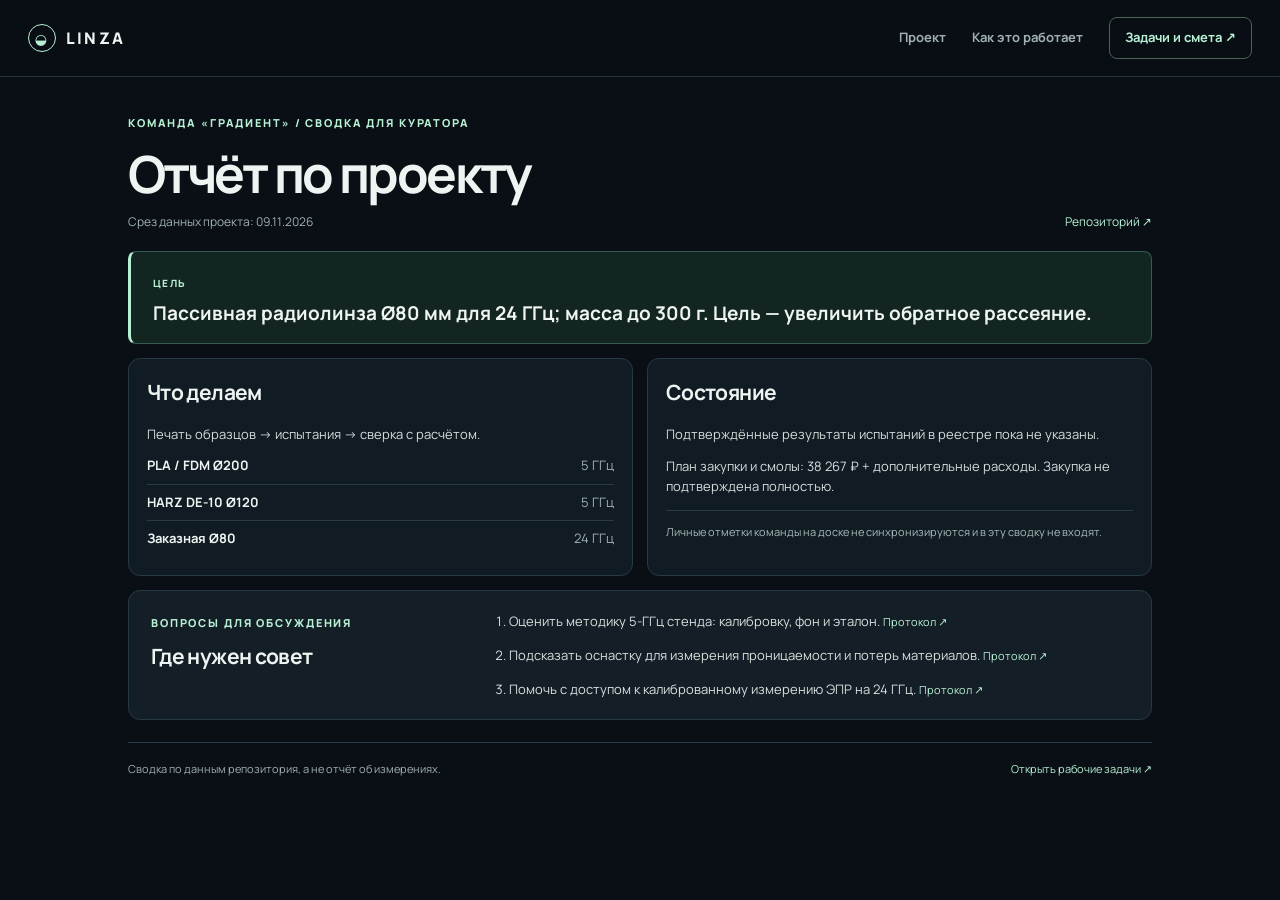
<file: site/curator.html>
<!doctype html>
<html lang="ru">
<head>
  <meta charset="utf-8"><meta name="viewport" content="width=device-width,initial-scale=1"><meta name="color-scheme" content="dark">
  <meta name="description" content="Краткая сводка проекта LINZA для куратора."><title>Куратору — LINZA</title>
  <link rel="stylesheet" href="./work.css"><link rel="stylesheet" href="./curator.css">
  <script src="./site-state.js" defer></script><script src="./curator.js" defer></script>
</head>
<body>
<header class="top"><div class="shell"><a class="brand" href="./index.html"><span class="brand-mark">◒</span> LINZA</a><nav class="topnav" aria-label="Навигация"><a href="./index.html">Проект</a><a href="./explain.html">Как это работает</a><a class="nav-btn" href="./board.html">Задачи и смета ↗</a></nav></div></header>
<main class="shell curator">
  <div class="eyebrow">Команда «Градиент» / сводка для куратора</div>
  <h1>Отчёт по проекту</h1>
  <div class="brief-meta"><span id="report-date">Загрузка данных…</span><a href="https://github.com/dikobrazuka/linza">Репозиторий ↗</a></div>
  <section class="brief-goal"><span>ЦЕЛЬ</span><p id="report-goal">Загрузка цели…</p></section>
  <div class="brief-grid">
    <section class="brief-block"><h2>Что делаем</h2><p>Печать образцов → испытания → сверка с расчётом.</p><div id="report-specimens"><p class="brief-muted">Загрузка конструкций…</p></div></section>
    <section class="brief-block"><h2>Состояние</h2><div id="report-status"><p class="brief-muted">Загрузка состояния…</p></div><p class="brief-note">Личные отметки команды на доске не синхронизируются и в эту сводку не входят.</p></section>
  </div>
  <section class="brief-help"><div><span class="eyebrow">Вопросы для обсуждения</span><h2>Где нужен совет</h2></div><ol id="report-questions"><li>Загрузка вопросов…</li></ol></section>
  <footer class="brief-footer"><span>Сводка по данным репозитория, а не отчёт об измерениях.</span><a href="./board.html">Открыть рабочие задачи ↗</a></footer>
</main>
</body></html>
</file>
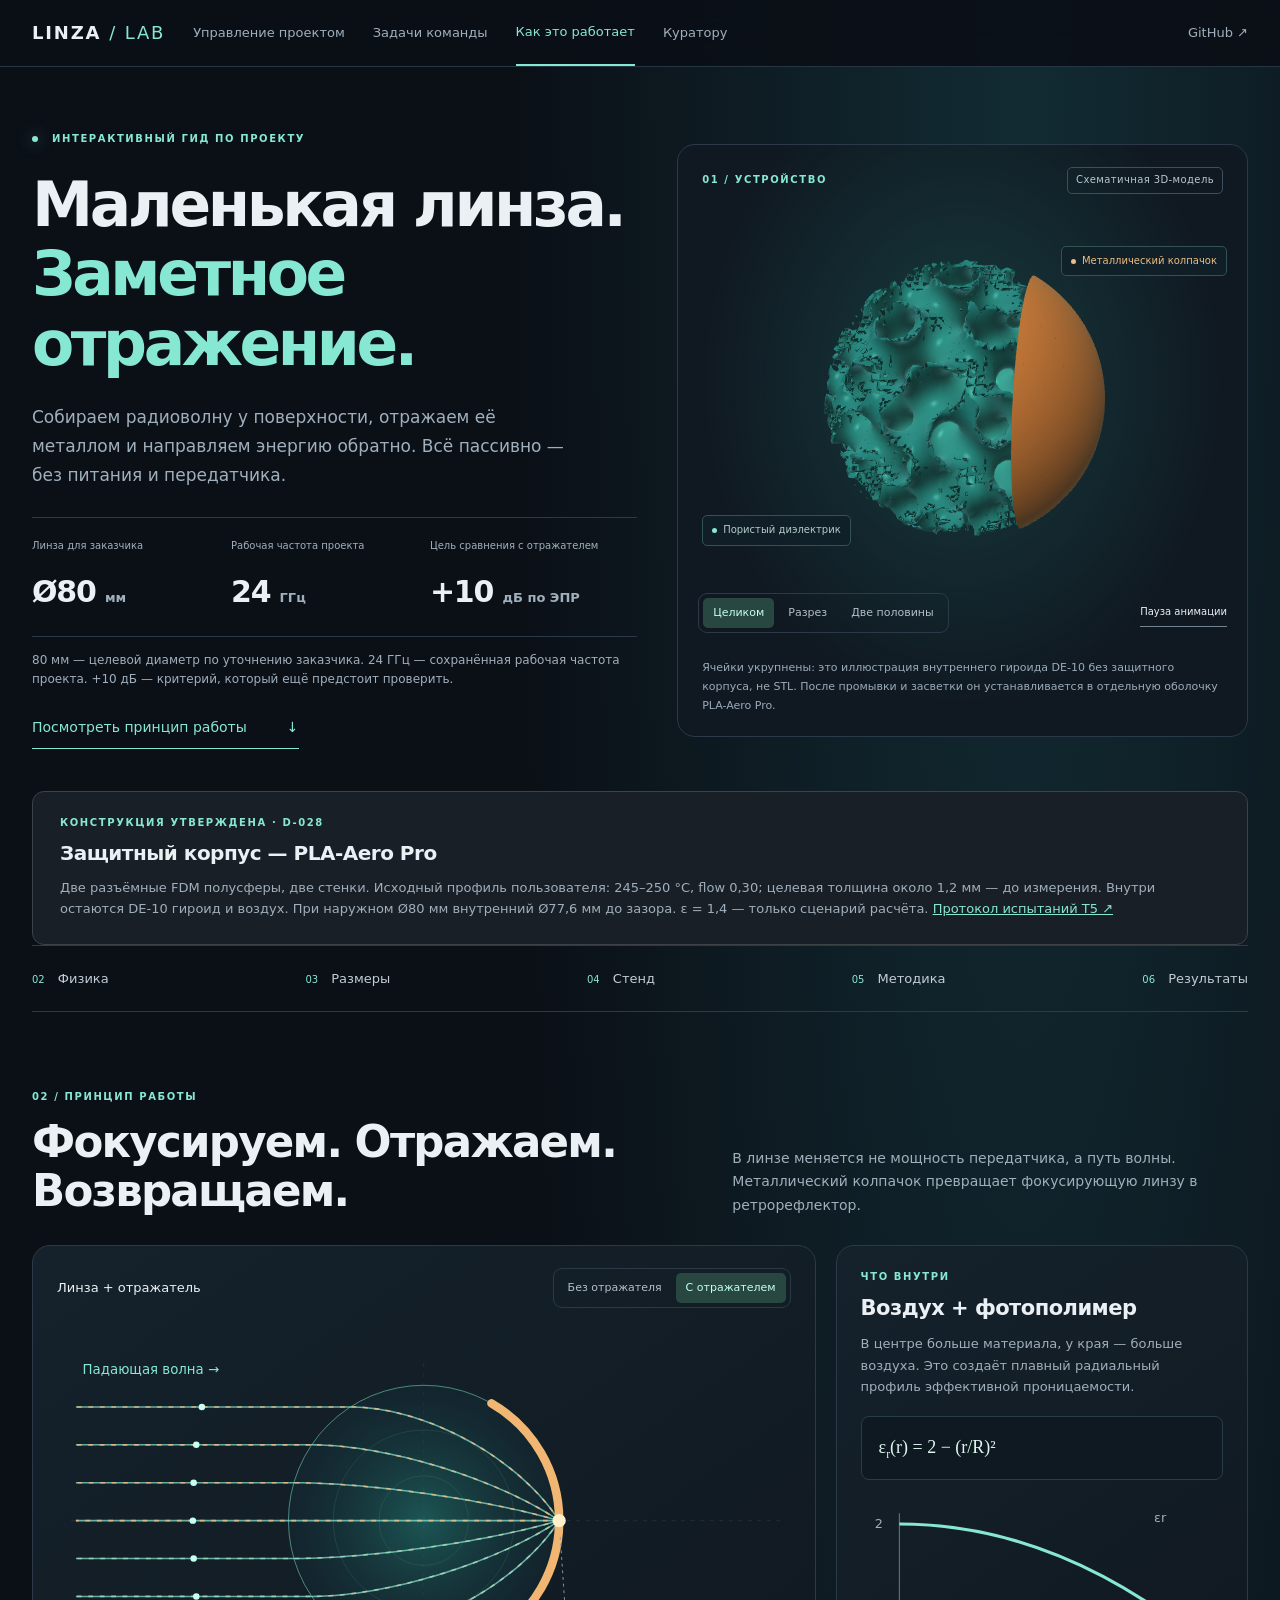
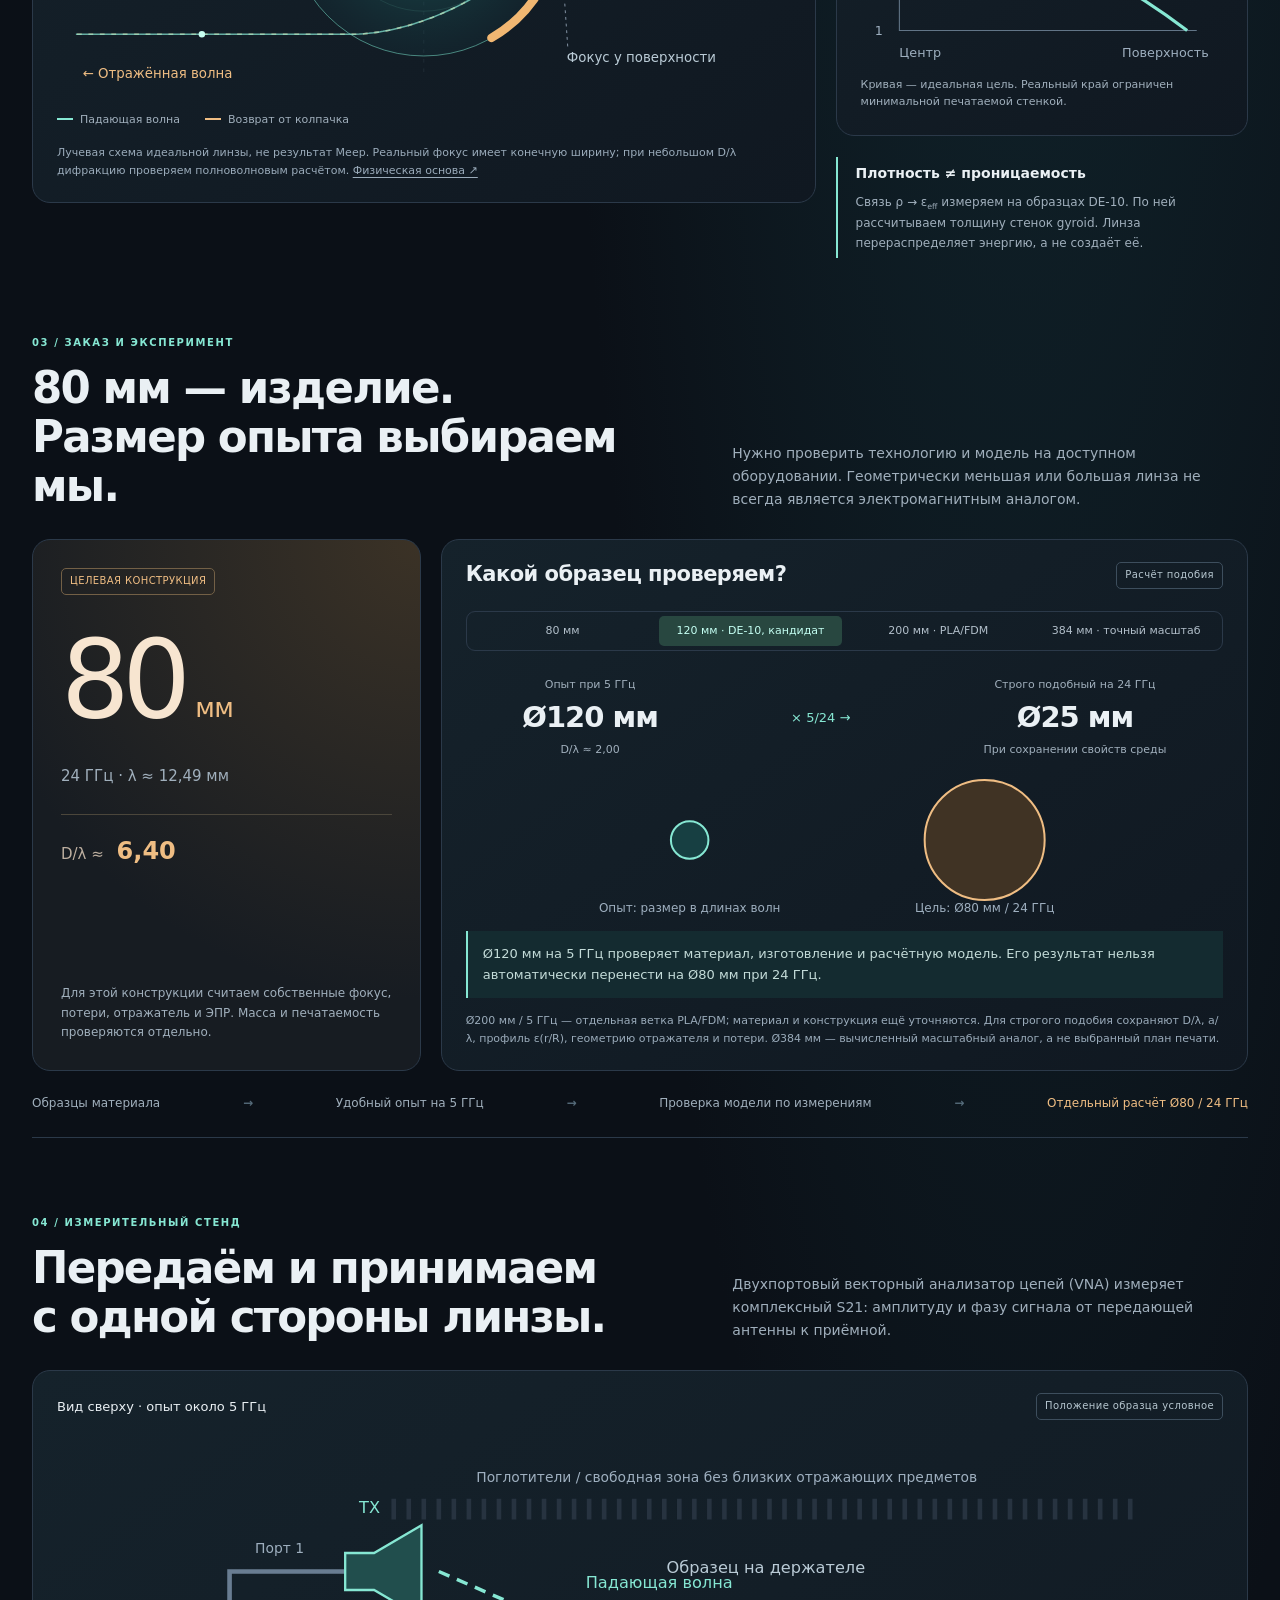
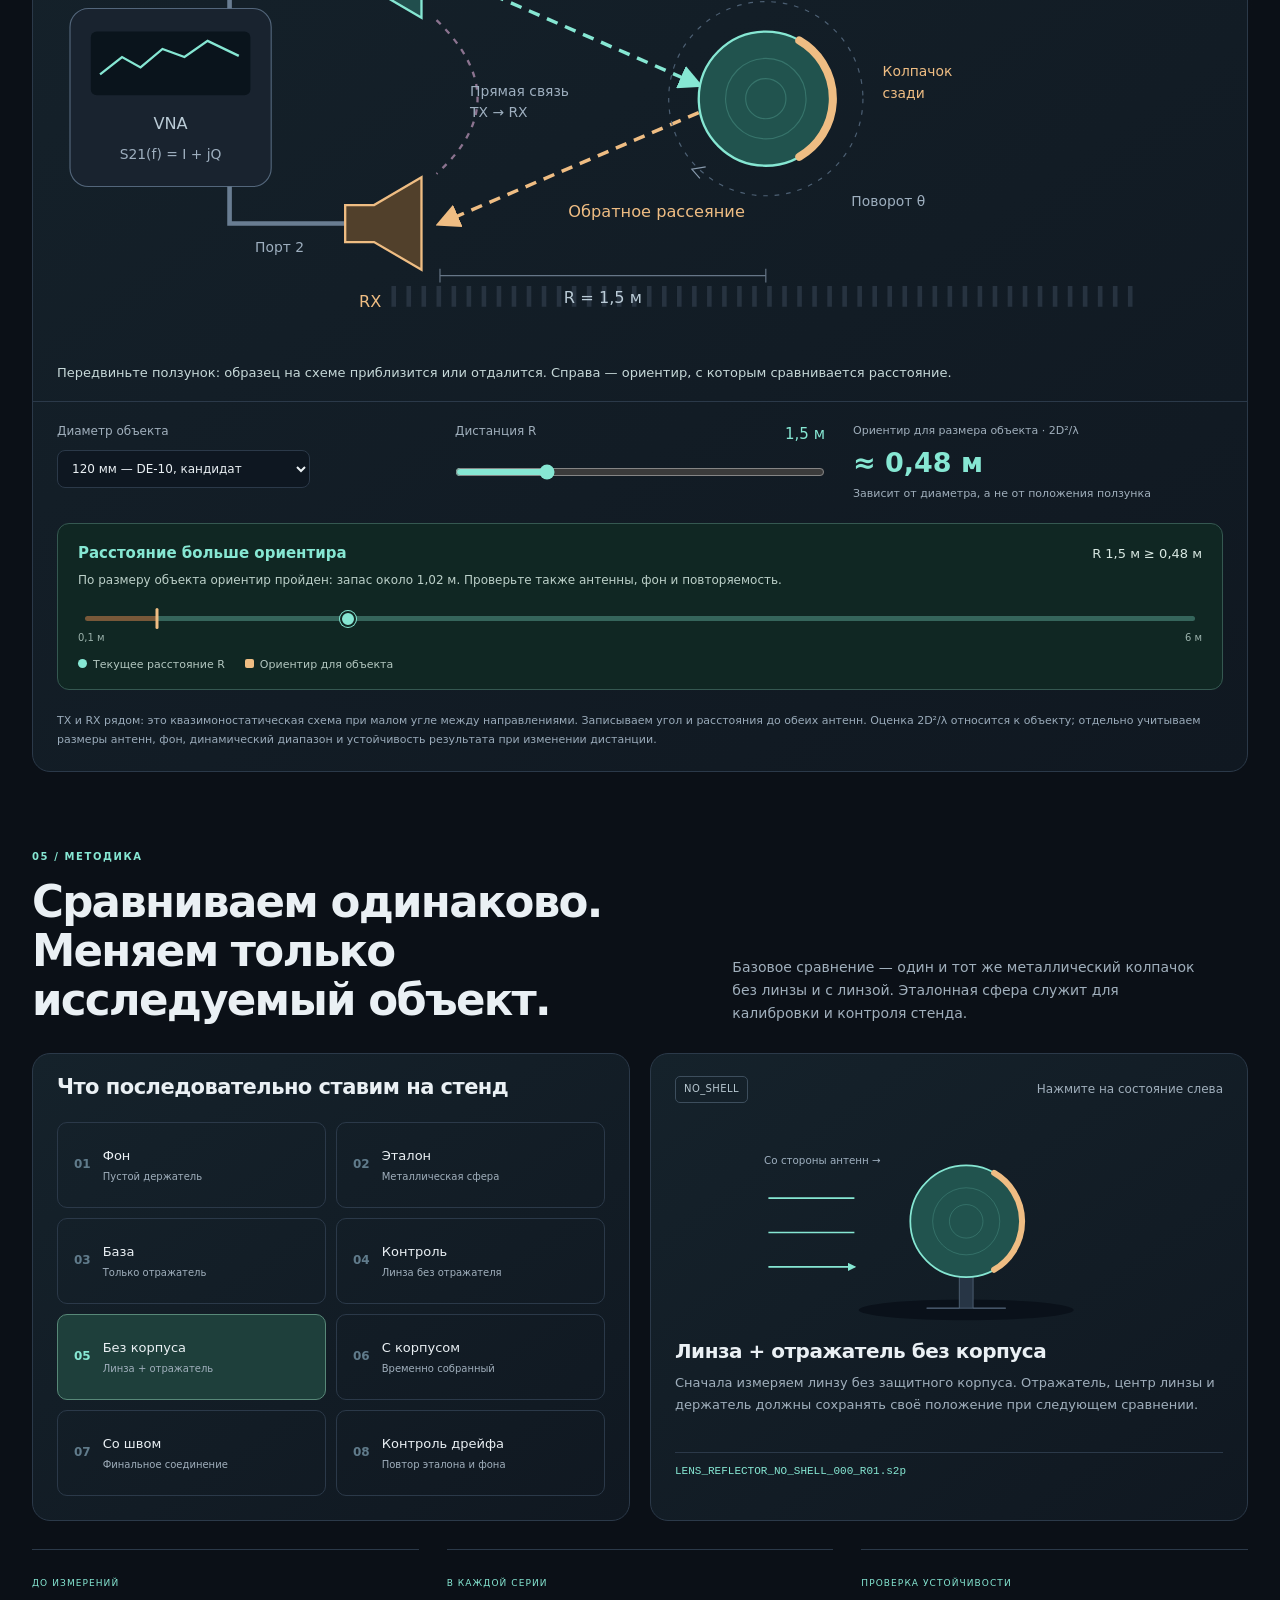
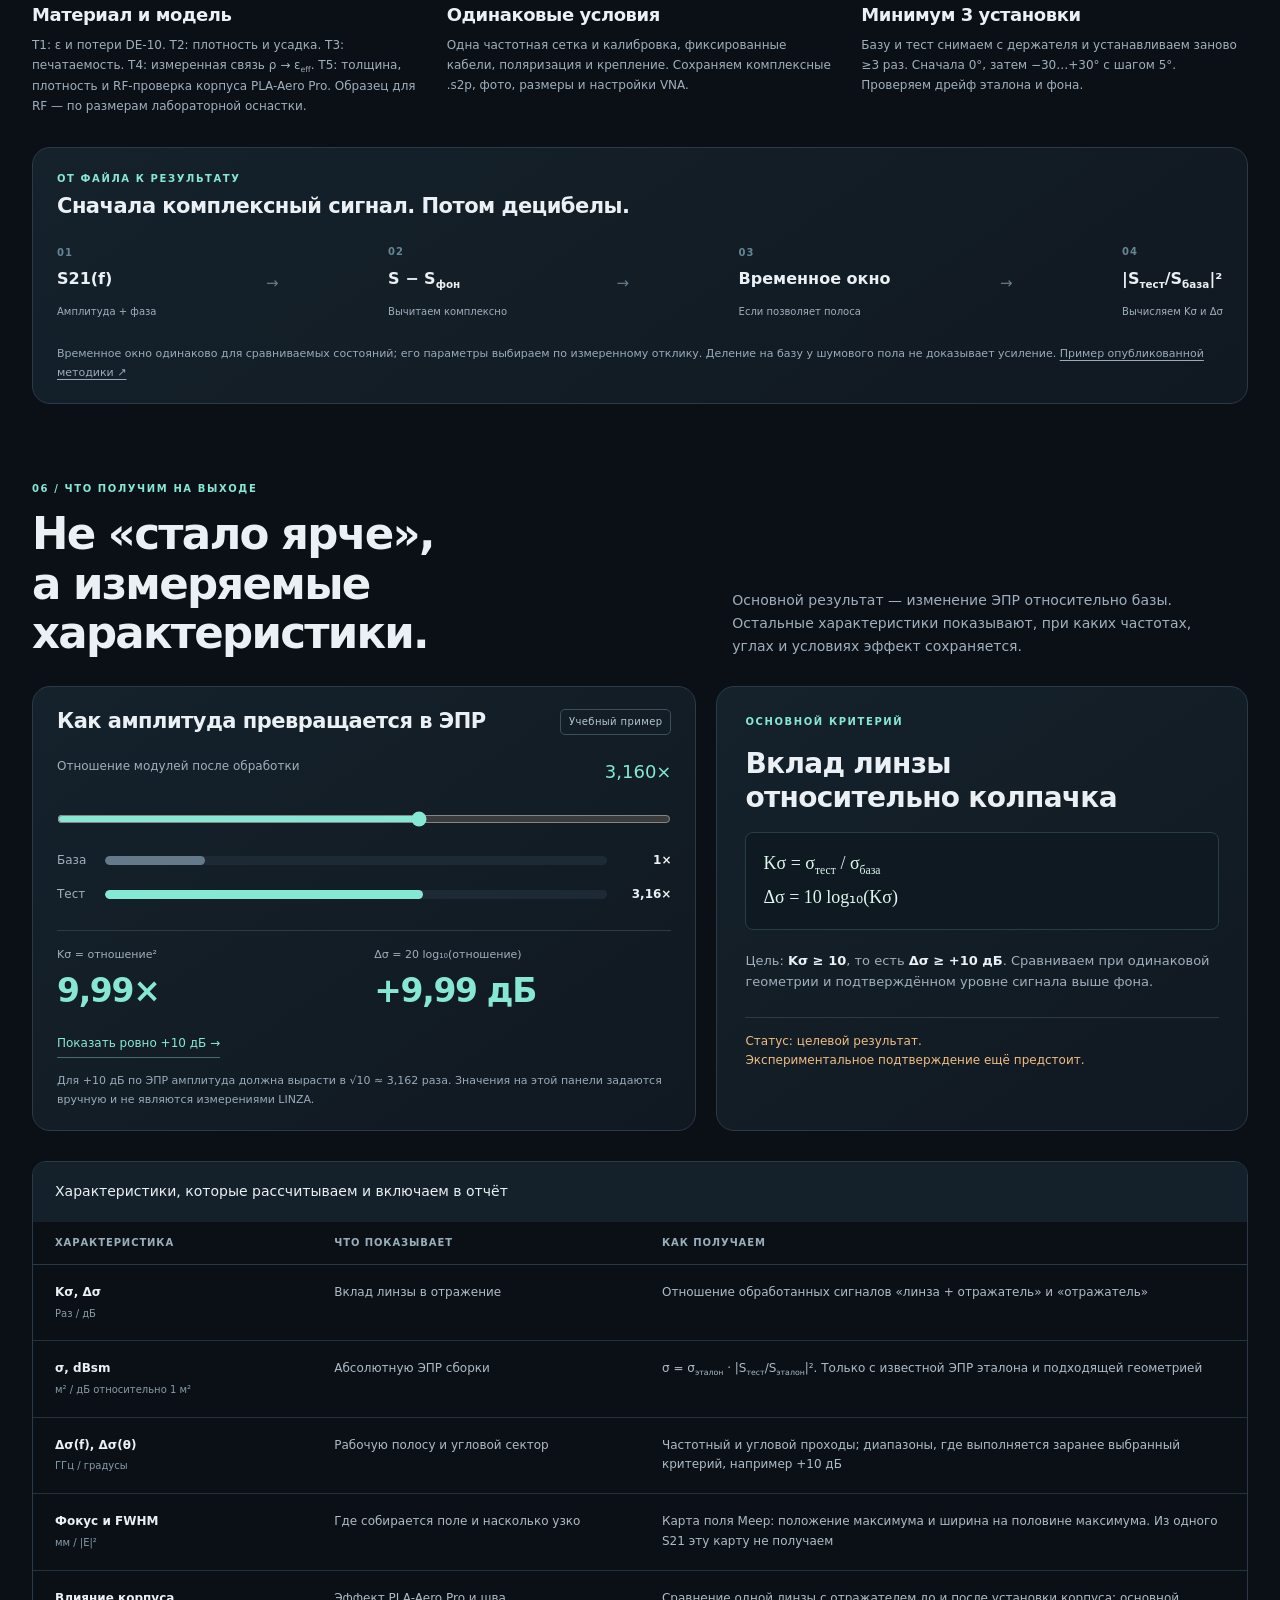
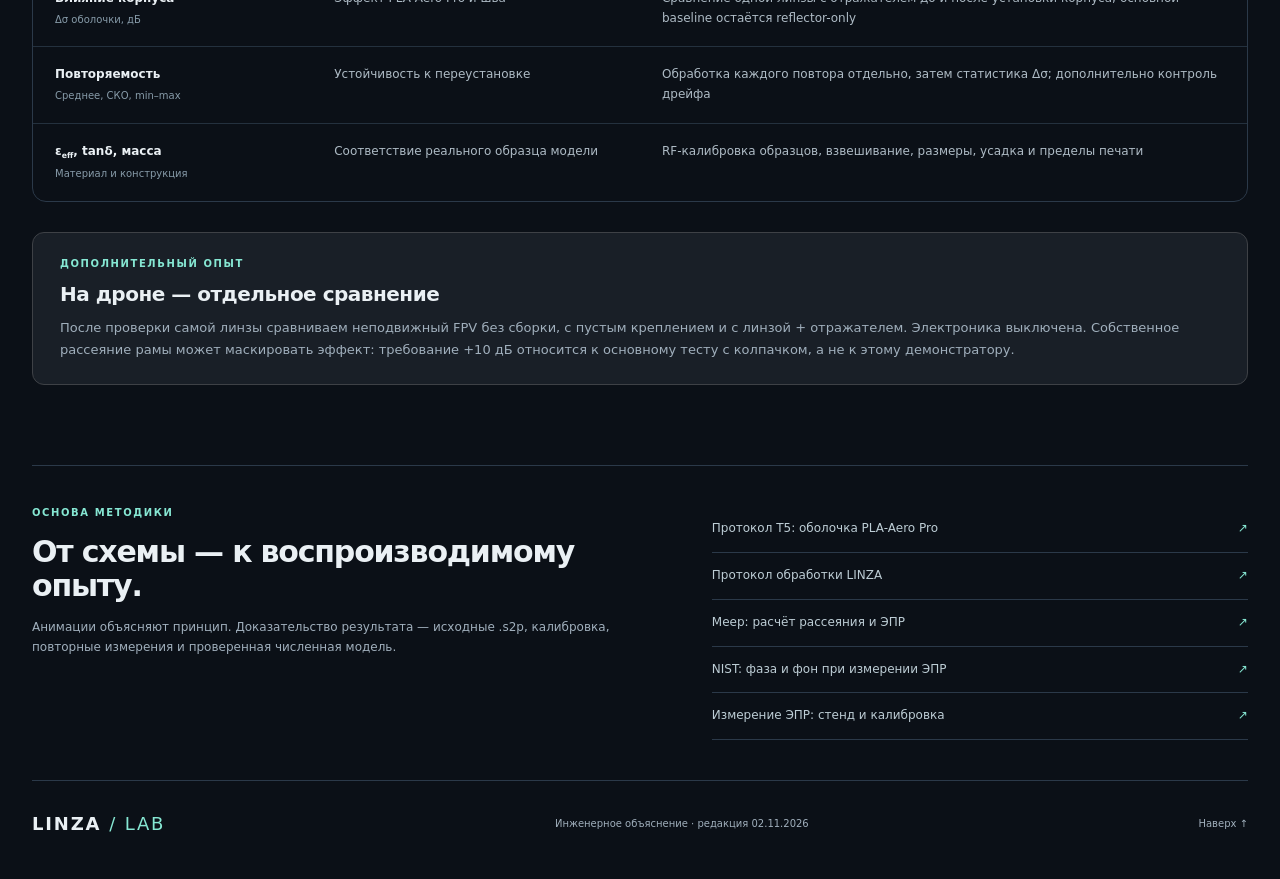
<file: site/explain.html>
<!doctype html>
<html lang="ru">
<head>
  <meta charset="utf-8">
  <meta name="viewport" content="width=device-width, initial-scale=1">
  <meta name="color-scheme" content="dark">
  <meta name="description" content="Линза Люнеберга LINZA: устройство, принцип работы, экспериментальный стенд и измерение ЭПР. Интерактивное объяснение проекта.">
  <title>LINZA — как это работает</title>
  <link rel="stylesheet" href="./explain.css">
  <script src="./explain.js" defer></script>
</head>
<body>
<a class="skip" href="#content">К содержанию</a>
<header class="top"><nav class="top-inner" aria-label="Основная навигация">
  <a class="brand" href="./index.html">LINZA <span>/ LAB</span></a>
  <a href="./index.html">Управление проектом</a><a href="./team.html">Задачи команды</a><a class="active" href="./explain.html" aria-current="page">Как это работает</a><a href="./curator.html">Куратору</a>
  <a class="repo-link" href="https://github.com/dikobrazuka/linza" target="_blank" rel="noopener">GitHub ↗</a>
</nav></header>
<main id="content" class="wrap">
  <section class="hero" aria-labelledby="hero-title">
    <div class="hero-copy"><div class="eyebrow"><span class="live-dot"></span> ИНТЕРАКТИВНЫЙ ГИД ПО ПРОЕКТУ</div>
      <h1 id="hero-title">Маленькая линза.<br><span>Заметное отражение.</span></h1>
      <p class="lead">Собираем радиоволну у поверхности, отражаем её металлом и направляем энергию обратно. Всё пассивно — без питания и передатчика.</p>
      <div class="hero-specs"><div><span>Линза для заказчика</span><strong>Ø80 <small>мм</small></strong></div><div><span>Рабочая частота проекта</span><strong>24 <small>ГГц</small></strong></div><div><span>Цель сравнения с отражателем</span><strong>+10 <small>дБ по ЭПР</small></strong></div></div>
      <p class="subtle">80 мм — целевой диаметр по уточнению заказчика. 24 ГГц — сохранённая рабочая частота проекта. +10 дБ — критерий, который ещё предстоит проверить.</p>
      <a class="primary-link" href="#principle">Посмотреть принцип работы <span>↓</span></a>
    </div>
    <div class="lens-card panel">
      <div class="panel-heading"><span class="eyebrow">01 / УСТРОЙСТВО</span><span class="tag">Схематичная 3D-модель</span></div>
      <div class="lens-stage"><canvas id="lens-canvas" aria-label="Вращающаяся модель пористой сферической линзы с металлическим колпачком. К центру структура становится плотнее."></canvas><div id="lens-fallback" hidden><svg viewBox="0 0 480 340" role="img" aria-label="Схематичный разрез линзы"><defs><radialGradient id="fallback-fill"><stop stop-color="#9debdc"/><stop offset="1" stop-color="#174747"/></radialGradient></defs><circle cx="240" cy="170" r="130" fill="url(#fallback-fill)"/><path d="M305 57 A130 130 0 0 1 305 283" fill="none" stroke="#e7ae69" stroke-width="12"/><text x="240" y="175" fill="#08252a" text-anchor="middle">Плотнее к центру</text></svg></div>
      <span class="floating-label label-resin"><i></i>Пористый диэлектрик</span><span class="floating-label label-metal"><i></i>Металлический колпачок</span></div>
      <div class="lens-controls"><div class="segmented" role="group" aria-label="Вид линзы"><button class="selected" data-lens-view="whole" aria-pressed="true">Целиком</button><button data-lens-view="cut" aria-pressed="false">Разрез</button><button data-lens-view="split" aria-pressed="false">Две половины</button></div><button class="icon-button" id="motion-toggle" aria-pressed="false">Пауза анимации</button></div>
      <p class="caption">Ячейки укрупнены: это иллюстрация внутреннего гироида DE-10 без защитного корпуса, не STL. После промывки и засветки он устанавливается в отдельную оболочку PLA-Aero Pro.</p>
    </div>
  </section>
  <aside class="drone-note" style="margin-top:0"><div class="eyebrow">КОНСТРУКЦИЯ УТВЕРЖДЕНА · D-028</div><h3>Защитный корпус — PLA-Aero Pro</h3><p>Две разъёмные FDM полусферы, две стенки. Исходный профиль пользователя: 245–250 °C, flow 0,30; целевая толщина около 1,2 мм — до измерения. Внутри остаются DE-10 гироид и воздух. При наружном Ø80 мм внутренний Ø77,6 мм до зазора. ε = 1,4 — только сценарий расчёта. <a href="https://github.com/dikobrazuka/linza/blob/main/docs/18_PLA_AERO_SHELL_T5_PROTOCOL.md" style="color:#86e7d3;text-decoration:underline">Протокол испытаний T5 ↗</a></p></aside>
  <nav class="chapter-nav" aria-label="Разделы объяснения"><a href="#principle"><span>02</span> Физика</a><a href="#scale"><span>03</span> Размеры</a><a href="#stand"><span>04</span> Стенд</a><a href="#method"><span>05</span> Методика</a><a href="#results"><span>06</span> Результаты</a></nav>

  <section id="principle" class="chapter">
    <div class="section-heading"><div><div class="eyebrow">02 / ПРИНЦИП РАБОТЫ</div><h2>Фокусируем. Отражаем. Возвращаем.</h2></div><p>В линзе меняется не мощность передатчика, а путь волны. Металлический колпачок превращает фокусирующую линзу в ретрорефлектор.</p></div>
    <div class="physics-grid"><div class="panel ray-panel"><div class="panel-heading"><span id="ray-heading">Линза + отражатель</span><div class="segmented" role="group" aria-label="Режим оптической схемы"><button data-ray-mode="lens" aria-pressed="false">Без отражателя</button><button class="selected" data-ray-mode="reflector" aria-pressed="true">С отражателем</button></div></div>
      <svg id="ray-svg" viewBox="0 0 820 400" role="img" aria-labelledby="ray-title ray-desc"><title id="ray-title">Принцип фокусировки линзы Люнеберга</title><desc id="ray-desc">Параллельные лучи слева сходятся на дальней поверхности. При наличии металлического колпачка отражённая волна возвращается в сторону источника.</desc><defs><radialGradient id="ray-fill"><stop stop-color="#237c73" stop-opacity=".6"/><stop offset="1" stop-color="#153d46" stop-opacity=".2"/></radialGradient><marker id="ray-arrow" viewBox="0 0 10 10" refX="8" refY="5" markerWidth="5" markerHeight="5" orient="auto-start-reverse"><path d="M0 0L10 5L0 10" fill="#86e7d3"/></marker></defs><path class="svg-grid" d="M40 200H790 M410 35V365"/><circle cx="410" cy="200" r="142" fill="url(#ray-fill)" stroke="#72d7c2" stroke-opacity=".6"/><circle cx="410" cy="200" r="95" fill="none" stroke="#72d7c2" stroke-opacity=".12"/><circle cx="410" cy="200" r="47" fill="none" stroke="#72d7c2" stroke-opacity=".12"/><g id="ray-paths"></g><path id="ray-cap" d="M481 77 A142 142 0 0 1 481 323" stroke="#f1b772" stroke-width="9" fill="none" stroke-linecap="round"/><circle cx="552" cy="200" r="7" fill="#fff0ca"/><text x="560" y="348" class="svg-label">Фокус у поверхности</text><path d="M561 332L553 215" stroke="#8898a9" stroke-dasharray="3 4"/><text x="52" y="46" class="svg-label mint">Падающая волна →</text><text id="return-label" x="52" y="365" class="svg-label amber">← Отражённая волна</text><g id="ray-dots"></g></svg>
      <div class="legend"><span><i class="mint-bg"></i>Падающая волна</span><span><i class="amber-bg"></i>Возврат от колпачка</span></div>
      <p class="caption">Лучевая схема идеальной линзы, не результат Meep. Реальный фокус имеет конечную ширину; при небольшом D/λ дифракцию проверяем полноволновым расчётом. <a href="https://connectivity.esa.int/sites/default/files/Properties_of_Spherical_Lens_Antennas_for_High_Altitude_Platform_Communications.pdf" target="_blank" rel="noopener">Физическая основа ↗</a></p>
    </div><div class="profile-column"><div class="panel profile-card"><span class="eyebrow">ЧТО ВНУТРИ</span><h3>Воздух + фотополимер</h3><p>В центре больше материала, у края — больше воздуха. Это создаёт плавный радиальный профиль эффективной проницаемости.</p><div class="formula">ε<sub>r</sub>(r) = 2 − (r/R)²</div><svg viewBox="0 0 340 165" role="img" aria-label="Идеальная проницаемость плавно уменьшается от 2 в центре до 1 на поверхности"><path d="M36 20V130H315" stroke="#627587" fill="none"/><path d="M36 30 Q175 30 306 130" stroke="#86e7d3" stroke-width="3" fill="none"/><text x="13" y="34" class="svg-small">2</text><text x="13" y="134" class="svg-small">1</text><text x="36" y="155" class="svg-small">Центр</text><text x="245" y="155" class="svg-small">Поверхность</text><text x="275" y="28" class="svg-small">εr</text></svg><p class="subtle">Кривая — идеальная цель. Реальный край ограничен минимальной печатаемой стенкой.</p></div><div class="callout"><strong>Плотность ≠ проницаемость</strong><p>Связь ρ → ε<sub>eff</sub> измеряем на образцах DE-10. По ней рассчитываем толщину стенок gyroid. Линза перераспределяет энергию, а не создаёт её.</p></div></div></div>
  </section>

  <section id="scale" class="chapter">
    <div class="section-heading"><div><div class="eyebrow">03 / ЗАКАЗ И ЭКСПЕРИМЕНТ</div><h2>80 мм — изделие.<br>Размер опыта выбираем мы.</h2></div><p>Нужно проверить технологию и модель на доступном оборудовании. Геометрически меньшая или большая линза не всегда является электромагнитным аналогом.</p></div>
    <div class="scale-grid"><div class="panel target-card"><span class="tag">ЦЕЛЕВАЯ КОНСТРУКЦИЯ</span><div class="target-diameter">80<span>мм</span></div><p>24 ГГц · λ ≈ 12,49 мм</p><div class="electrical">D/λ ≈ <strong>6,40</strong></div><p class="subtle">Для этой конструкции считаем собственные фокус, потери, отражатель и ЭПР. Масса и печатаемость проверяются отдельно.</p></div><div class="panel scale-explorer"><div class="panel-heading"><h3>Какой образец проверяем?</h3><span class="tag">Расчёт подобия</span></div><div class="segmented scale-options" role="group" aria-label="Размер экспериментального образца"><button data-scale-d="80" aria-pressed="false">80 мм</button><button class="selected" data-scale-d="120" aria-pressed="true">120 мм · DE-10, кандидат</button><button data-scale-d="200" aria-pressed="false">200 мм · PLA/FDM</button><button data-scale-d="384" aria-pressed="false">384 мм · точный масштаб</button></div><div class="scale-compare" aria-live="polite"><div><span>Опыт при 5 ГГц</span><strong id="scale-d">Ø120 мм</strong><small id="scale-electric">D/λ ≈ 2,00</small></div><span class="scale-arrow">× 5/24 →</span><div><span>Строго подобный на 24 ГГц</span><strong id="scale-equivalent">Ø25 мм</strong><small>При сохранении свойств среды</small></div></div><svg id="scale-svg" viewBox="0 0 580 140" role="img" aria-label="Сравнение электрических размеров экспериментальной и целевой линз"><circle id="scale-circle" cx="135" cy="65" r="18.8" fill="#173f42" stroke="#86e7d3" stroke-width="2"/><circle cx="430" cy="65" r="60" fill="#403324" stroke="#efbd83" stroke-width="2"/><text x="135" y="137" text-anchor="middle" class="svg-small">Опыт: размер в длинах волн</text><text x="430" y="137" text-anchor="middle" class="svg-small">Цель: Ø80 мм / 24 ГГц</text></svg><p class="scale-verdict" id="scale-verdict">Ø120 мм — отдельный образец DE-10, а Ø200 мм — отдельный PLA/FDM-опыт. Их результаты нельзя автоматически перенести на Ø80 мм при 24 ГГц.</p><p class="caption">Ø200 мм / 5 ГГц — отдельная ветка PLA/FDM; материал и конструкция ещё уточняются. Для строгого подобия сохраняют D/λ, a/λ, профиль ε(r/R), геометрию отражателя и потери. Ø384 мм — вычисленный масштабный аналог, а не выбранный план печати.</p></div></div>
    <div class="route-strip"><span>Образцы материала</span><b>→</b><span>Удобный опыт на 5 ГГц</span><b>→</b><span>Проверка модели по измерениям</span><b>→</b><span class="emphasis">Отдельный расчёт Ø80 / 24 ГГц</span></div>
  </section>

  <section id="stand" class="chapter">
    <div class="section-heading"><div><div class="eyebrow">04 / ИЗМЕРИТЕЛЬНЫЙ СТЕНД</div><h2>Передаём и принимаем<br>с одной стороны линзы.</h2></div><p>Двухпортовый векторный анализатор цепей (VNA) измеряет комплексный S21: амплитуду и фазу сигнала от передающей антенны к приёмной.</p></div>
    <div class="panel stand-panel"><div class="panel-heading"><span>Вид сверху · опыт около 5 ГГц</span><span class="tag">Положение образца условное</span></div>
      <div class="diagram-scroll" tabindex="0" role="region" aria-label="Схема стенда, прокрутка по горизонтали на узком экране"><svg id="stand-svg" viewBox="0 0 1050 450" role="img" aria-labelledby="stand-title stand-desc"><title id="stand-title">Стенд для измерения отражения</title><desc id="stand-desc">Два порта VNA подключены к двум антеннам слева. Передающая антенна освещает линзу справа, приёмная принимает обратное рассеяние. Колпачок расположен с дальней от антенн стороны линзы.</desc><defs><marker id="stand-arrow" viewBox="0 0 10 10" refX="8" refY="5" markerWidth="7" markerHeight="7" orient="auto"><path d="M0 0L10 5L0 10" fill="#86e7d3"/></marker><marker id="return-arrow" viewBox="0 0 10 10" refX="8" refY="5" markerWidth="7" markerHeight="7" orient="auto"><path d="M0 0L10 5L0 10" fill="#efbd83"/></marker></defs>
      <path d="M310 58H957 M310 393H957" stroke="#273340" stroke-width="18" stroke-dasharray="4 9"/><text x="600" y="35" text-anchor="middle" class="svg-small">Поглотители / свободная зона без близких отражающих предметов</text>
      <rect x="32" y="144" width="174" height="154" rx="16" fill="#19232f" stroke="#53667b"/><rect x="50" y="164" width="138" height="55" rx="5" fill="#0a141c"/><path d="M58 201L77 186L93 195L112 179L131 186L151 172L178 185" stroke="#86e7d3" fill="none" stroke-width="2"/><text x="119" y="248" text-anchor="middle" class="svg-label">VNA</text><text x="119" y="274" text-anchor="middle" class="svg-small">S21(f) = I + jQ</text>
      <path d="M170 144V112H277 M170 298V330H277" fill="none" stroke="#697d92" stroke-width="4"/><text x="192" y="96" class="svg-small">Порт 1</text><text x="192" y="355" class="svg-small">Порт 2</text>
      <path d="M270 96H295L336 72V152L295 128H270Z" fill="#214e4d" stroke="#86e7d3" stroke-width="2"/><path d="M270 314H295L336 290V370L295 346H270Z" fill="#51402b" stroke="#efbd83" stroke-width="2"/><text x="282" y="61" class="svg-label mint">TX</text><text x="282" y="402" class="svg-label amber">RX</text>
      <path id="stand-incident" d="M351 112L755 210" class="signal-path" stroke="#86e7d3" stroke-width="3" marker-end="url(#stand-arrow)" fill="none"/><path id="stand-return" d="M754 234L352 330" class="signal-path return-path" stroke="#efbd83" stroke-width="3" marker-end="url(#return-arrow)" fill="none"/><text x="478" y="126" class="svg-label mint">Падающая волна</text><text x="463" y="324" class="svg-label amber">Обратное рассеяние</text>
      <path d="M349 154Q420 223 349 287" stroke="#8b738f" stroke-width="2" stroke-dasharray="5 6" fill="none"/><text x="378" y="220" class="svg-small">Прямая связь</text><text x="378" y="238" class="svg-small">TX → RX</text>
      <line id="stand-distance-line" x1="352" y1="375" x2="810" y2="375" stroke="#667687"/><path id="stand-distance-ticks" d="M352 369V381 M810 369V381" stroke="#667687"/><text id="stand-distance-label" x="585" y="399" text-anchor="middle" class="svg-label">R = 1,5 м</text>
      <g id="stand-target-group"><g id="stand-target"><circle cx="812" cy="222" r="58" fill="#21534e" stroke="#86e7d3" stroke-width="2"/><path d="M841 172A58 58 0 0 1 841 272" fill="none" stroke="#efbd83" stroke-width="8"/><circle cx="812" cy="222" r="27" fill="none" stroke="#86e7d3" opacity=".25"/></g>
      <circle cx="812" cy="222" r="84" fill="none" stroke="#4d6074" stroke-dasharray="4 6"/><path d="M755 291L748 283L760 281" stroke="#889aad" fill="none"/><text x="886" y="315" class="svg-small">Поворот θ</text><text x="812" y="113" text-anchor="middle" class="svg-label">Образец на держателе</text><text x="913" y="202" class="svg-small amber">Колпачок</text><text x="913" y="221" class="svg-small amber">сзади</text></g>
      </svg></div><p class="scroll-hint">↔ Схему можно прокручивать по горизонтали</p>
      <p class="stand-instruction">Передвиньте ползунок: образец на схеме приблизится или отдалится. Справа — ориентир, с которым сравнивается расстояние.</p>
      <div class="stand-controls"><label>Диаметр объекта <select id="stand-diameter"><option value="120">120 мм — DE-10, кандидат</option><option value="200">200 мм — PLA/FDM</option><option value="80">80 мм — компактный опыт</option><option value="384">384 мм — масштабный аналог</option></select></label><label for="stand-range">Дистанция R <output id="stand-range-output">1,5 м</output><input id="stand-range" type="range" min="0.1" max="6" step="0.1" value="1.5" aria-describedby="distance-explanation"></label><div class="ff-result" aria-live="polite"><span>Ориентир для размера объекта · 2D²/λ</span><strong id="ff-value">≈ 0,48 м</strong><small>Зависит от диаметра, а не от положения ползунка</small></div></div>
      <div class="distance-explanation" id="distance-explanation" aria-live="polite"><div class="distance-heading"><strong id="ff-status">Сравнение с ориентиром</strong><span id="distance-comparison"></span></div><p id="distance-message">Двигайте ползунок, чтобы сравнить расстояние с оценкой.</p><div class="distance-scale" aria-hidden="true"><span class="distance-scale-line"></span><span class="distance-scale-threshold"><i></i></span><span class="distance-scale-current"><i></i></span></div><div class="distance-scale-labels"><span>0,1 м</span><span>6 м</span></div><div class="distance-legend"><span><i class="legend-dot current-dot"></i>Текущее расстояние R</span><span><i class="legend-dot threshold-dot"></i>Ориентир для объекта</span></div></div>
      <p class="caption">TX и RX рядом: это квазимоностатическая схема при малом угле между направлениями. Записываем угол и расстояния до обеих антенн. Оценка 2D²/λ относится к объекту; отдельно учитываем размеры антенн, фон, динамический диапазон и устойчивость результата при изменении дистанции.</p>
    </div>
  </section>

  <section id="method" class="chapter">
    <div class="section-heading"><div><div class="eyebrow">05 / МЕТОДИКА</div><h2>Сравниваем одинаково.<br>Меняем только исследуемый объект.</h2></div><p>Базовое сравнение — один и тот же металлический колпачок без линзы и с линзой. Эталонная сфера служит для калибровки и контроля стенда.</p></div>
    <div class="method-grid"><div class="panel sequence"><div class="panel-heading"><h3>Что последовательно ставим на стенд</h3></div><div class="measurement-buttons" role="group" aria-label="Состояния измерения"><button data-state="background" aria-pressed="false"><b>01</b><span>Фон<small>Пустой держатель</small></span></button><button data-state="reference" aria-pressed="false"><b>02</b><span>Эталон<small>Металлическая сфера</small></span></button><button data-state="baseline" aria-pressed="false"><b>03</b><span>База<small>Только отражатель</small></span></button><button data-state="lens" aria-pressed="false"><b>04</b><span>Контроль<small>Линза без отражателя</small></span></button><button class="selected" data-state="test" aria-pressed="true"><b>05</b><span>Без корпуса<small>Линза + отражатель</small></span></button><button data-state="shell" aria-pressed="false"><b>06</b><span>С корпусом<small>Временно собранный</small></span></button><button data-state="joined" aria-pressed="false"><b>07</b><span>Со швом<small>Финальное соединение</small></span></button><button data-state="repeat" aria-pressed="false"><b>08</b><span>Контроль дрейфа<small>Повтор эталона и фона</small></span></button></div></div>
    <div class="panel state-card"><div class="panel-heading"><span class="tag" id="state-code">TEST</span><span class="subtle">Нажмите на состояние слева</span></div><svg id="state-svg" viewBox="0 0 500 250" role="img" aria-label="Выбранное состояние измерения"><ellipse cx="270" cy="215" rx="125" ry="12" fill="#0a111a"/><path d="M262 159V213H224H316H278V159" fill="#273545" stroke="#53657a"/><path d="M40 85H140 M40 125H140 M40 165H140" stroke="#86e7d3" stroke-width="2" marker-end="url(#ray-arrow)"/><g id="state-object"></g><text x="35" y="45" class="svg-small">Со стороны антенн →</text></svg><div aria-live="polite"><h3 id="state-title">Линза + отражатель без корпуса</h3><p id="state-description">Измеряем линзу без защитного корпуса, затем сравниваем с той же сборкой в корпусе. Геометрию и отражатель сохраняем.</p><div class="file-label" id="state-file">LENS_REFLECTOR_NO_SHELL_000_R01.s2p</div></div></div></div>
    <div class="method-rules"><article><span>ДО ИЗМЕРЕНИЙ</span><h3>Материал и модель</h3><p>T1: ε и потери DE-10. T2: плотность и усадка. T3: печатаемость. T4: измеренная связь ρ → ε<sub>eff</sub>. T5: толщина, плотность и RF-проверка корпуса PLA-Aero Pro. Образец для RF — по размерам лабораторной оснастки.</p></article><article><span>В КАЖДОЙ СЕРИИ</span><h3>Одинаковые условия</h3><p>Одна частотная сетка и калибровка, фиксированные кабели, поляризация и крепление. Сохраняем комплексные .s2p, фото, размеры и настройки VNA.</p></article><article><span>ПРОВЕРКА УСТОЙЧИВОСТИ</span><h3>Минимум 3 установки</h3><p>Базу и тест снимаем с держателя и устанавливаем заново ≥3 раз. Сначала 0°, затем −30…+30° с шагом 5°. Проверяем дрейф эталона и фона.</p></article></div>
    <div class="processing panel"><div><span class="eyebrow">ОТ ФАЙЛА К РЕЗУЛЬТАТУ</span><h3>Сначала комплексный сигнал. Потом децибелы.</h3></div><div class="process-chain"><div><b>01</b><strong>S21(f)</strong><span>Амплитуда + фаза</span></div><i>→</i><div><b>02</b><strong>S − S<sub>фон</sub></strong><span>Вычитаем комплексно</span></div><i>→</i><div><b>03</b><strong>Временное окно</strong><span>Если позволяет полоса</span></div><i>→</i><div><b>04</b><strong>|S<sub>тест</sub>/S<sub>база</sub>|²</strong><span>Вычисляем Kσ и Δσ</span></div></div><p class="caption">Временное окно одинаково для сравниваемых состояний; его параметры выбираем по измеренному отклику. Деление на базу у шумового пола не доказывает усиление. <a href="https://ars.copernicus.org/articles/19/147/2021/" target="_blank" rel="noopener">Пример опубликованной методики ↗</a></p></div>
  </section>

  <section id="results" class="chapter">
    <div class="section-heading"><div><div class="eyebrow">06 / ЧТО ПОЛУЧИМ НА ВЫХОДЕ</div><h2>Не «стало ярче»,<br>а измеряемые характеристики.</h2></div><p>Основной результат — изменение ЭПР относительно базы. Остальные характеристики показывают, при каких частотах, углах и условиях эффект сохраняется.</p></div>
    <div class="metrics-grid"><div class="panel ratio-panel"><div class="panel-heading"><h3>Как амплитуда превращается в ЭПР</h3><span class="tag">Учебный пример</span></div><label for="amplitude-ratio">Отношение модулей после обработки <output id="ratio-value">3,16×</output></label><input id="amplitude-ratio" type="range" min="0.5" max="5" step="0.01" value="3.16"><div class="ratio-bars"><div><span>База</span><i><b style="width:20%"></b></i><strong>1×</strong></div><div><span>Тест</span><i><b id="test-bar" style="width:63.2%"></b></i><strong id="test-amplitude">3,16×</strong></div></div><div class="result-pair" aria-live="polite"><div><span>Kσ = отношение²</span><strong id="k-value">9,99×</strong></div><div><span>Δσ = 20 log₁₀(отношение)</span><strong id="db-value">+9,99 дБ</strong></div></div><button class="text-button" id="target-ratio">Показать ровно +10 дБ →</button><p class="caption">Для +10 дБ по ЭПР амплитуда должна вырасти в √10 ≈ 3,162 раза. Значения на этой панели задаются вручную и не являются измерениями LINZA.</p></div><div class="panel metric-main"><span class="eyebrow">ОСНОВНОЙ КРИТЕРИЙ</span><h3>Вклад линзы<br>относительно колпачка</h3><div class="formula">Kσ = σ<sub>тест</sub> / σ<sub>база</sub><br>Δσ = 10 log₁₀(Kσ)</div><p>Цель: <strong>Kσ ≥ 10</strong>, то есть <strong>Δσ ≥ +10 дБ</strong>. Сравниваем при одинаковой геометрии и подтверждённом уровне сигнала выше фона.</p><div class="status-note">Статус: целевой результат.<br>Экспериментальное подтверждение ещё предстоит.</div></div></div>
    <div class="table-scroll"><table><caption>Характеристики, которые рассчитываем и включаем в отчёт</caption><thead><tr><th>Характеристика</th><th>Что показывает</th><th>Как получаем</th></tr></thead><tbody>
      <tr><td><strong>Kσ, Δσ</strong><small>Раз / дБ</small></td><td>Вклад линзы в отражение</td><td>Отношение обработанных сигналов «линза + отражатель» и «отражатель»</td></tr>
      <tr><td><strong>σ, dBsm</strong><small>м² / дБ относительно 1 м²</small></td><td>Абсолютную ЭПР сборки</td><td>σ = σ<sub>эталон</sub> · |S<sub>тест</sub>/S<sub>эталон</sub>|². Только с известной ЭПР эталона и подходящей геометрией</td></tr>
      <tr><td><strong>Δσ(f), Δσ(θ)</strong><small>ГГц / градусы</small></td><td>Рабочую полосу и угловой сектор</td><td>Частотный и угловой проходы; диапазоны, где выполняется заранее выбранный критерий, например +10 дБ</td></tr>
      <tr><td><strong>Фокус и FWHM</strong><small>мм / |E|²</small></td><td>Где собирается поле и насколько узко</td><td>Карта поля Meep: положение максимума и ширина на половине максимума. Из одного S21 эту карту не получаем</td></tr>
      <tr><td><strong>Влияние корпуса</strong><small>Δσ оболочки, дБ</small></td><td>Эффект PLA-Aero Pro и шва</td><td>Сравнение одной линзы с отражателем до и после установки корпуса; основной baseline остаётся reflector-only</td></tr>
      <tr><td><strong>Повторяемость</strong><small>Среднее, СКО, min–max</small></td><td>Устойчивость к переустановке</td><td>Обработка каждого повтора отдельно, затем статистика Δσ; дополнительно контроль дрейфа</td></tr>
      <tr><td><strong>ε<sub>eff</sub>, tanδ, масса</strong><small>Материал и конструкция</small></td><td>Соответствие реального образца модели</td><td>RF-калибровка образцов, взвешивание, размеры, усадка и пределы печати</td></tr>
    </tbody></table></div>
    <aside class="drone-note"><div class="eyebrow">ДОПОЛНИТЕЛЬНЫЙ ОПЫТ</div><h3>На дроне — отдельное сравнение</h3><p>После проверки самой линзы сравниваем неподвижный FPV без сборки, с пустым креплением и с линзой + отражателем. Электроника выключена. Собственное рассеяние рамы может маскировать эффект: требование +10 дБ относится к основному тесту с колпачком, а не к этому демонстратору.</p></aside>
  </section>
  <section class="sources"><div><div class="eyebrow">ОСНОВА МЕТОДИКИ</div><h2>От схемы — к воспроизводимому опыту.</h2><p>Анимации объясняют принцип. Доказательство результата — исходные .s2p, калибровка, повторные измерения и проверенная численная модель.</p></div><div class="source-links"><a href="https://github.com/dikobrazuka/linza/blob/main/docs/18_PLA_AERO_SHELL_T5_PROTOCOL.md" target="_blank" rel="noopener">Протокол T5: оболочка PLA-Aero Pro <span>↗</span></a><a href="https://github.com/dikobrazuka/linza/blob/main/docs/13_RCS_S21_PROCESSING.md" target="_blank" rel="noopener">Протокол обработки LINZA <span>↗</span></a><a href="https://meep.readthedocs.io/en/stable/Python_Tutorials/Basics/#differentialradar-cross-section" target="_blank" rel="noopener">Meep: расчёт рассеяния и ЭПР <span>↗</span></a><a href="https://www.nist.gov/publications/phase-dependence-radar-cross-section-measurements" target="_blank" rel="noopener">NIST: фаза и фон при измерении ЭПР <span>↗</span></a><a href="https://ars.copernicus.org/articles/19/147/2021/" target="_blank" rel="noopener">Измерение ЭПР: стенд и калибровка <span>↗</span></a></div></section>
  <footer><a class="brand" href="./index.html">LINZA <span>/ LAB</span></a><span>Инженерное объяснение · редакция 02.11.2026</span><a href="#content">Наверх ↑</a></footer>
</main>
</body>
</html>
</file>
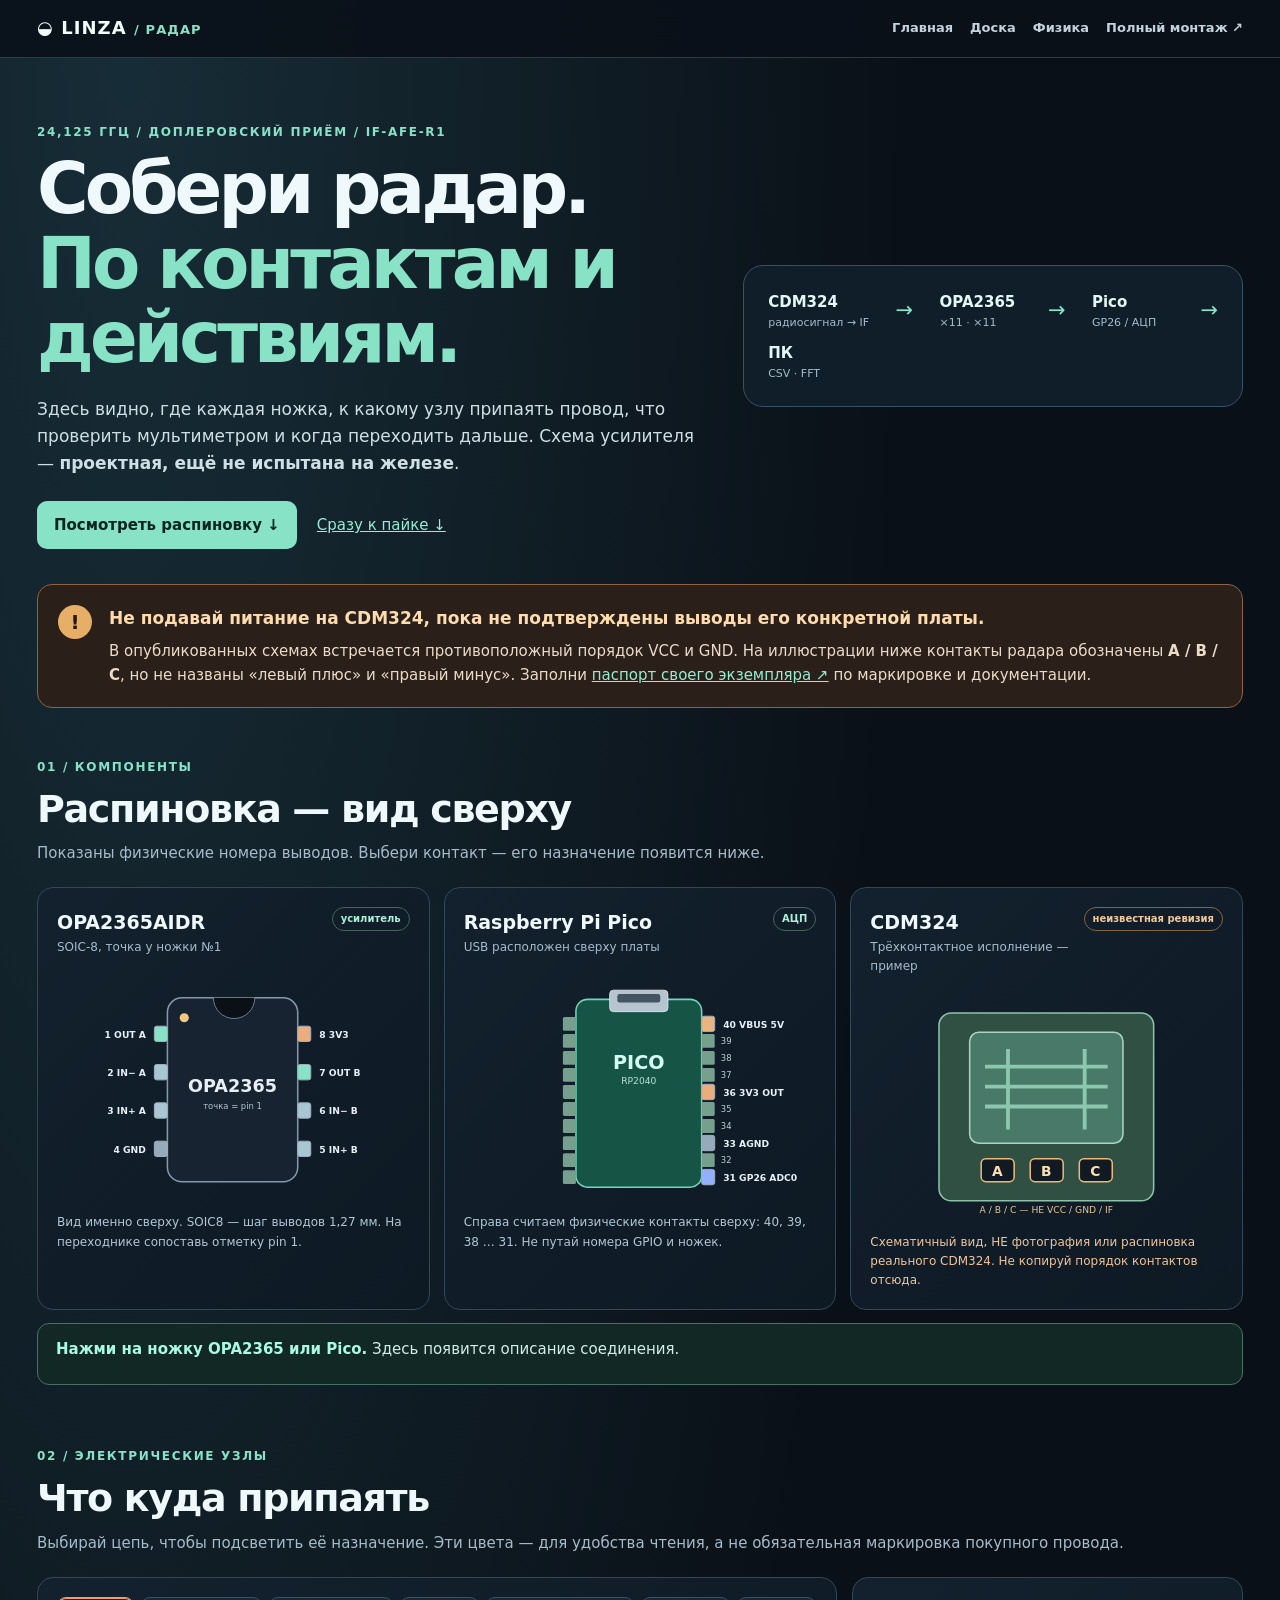
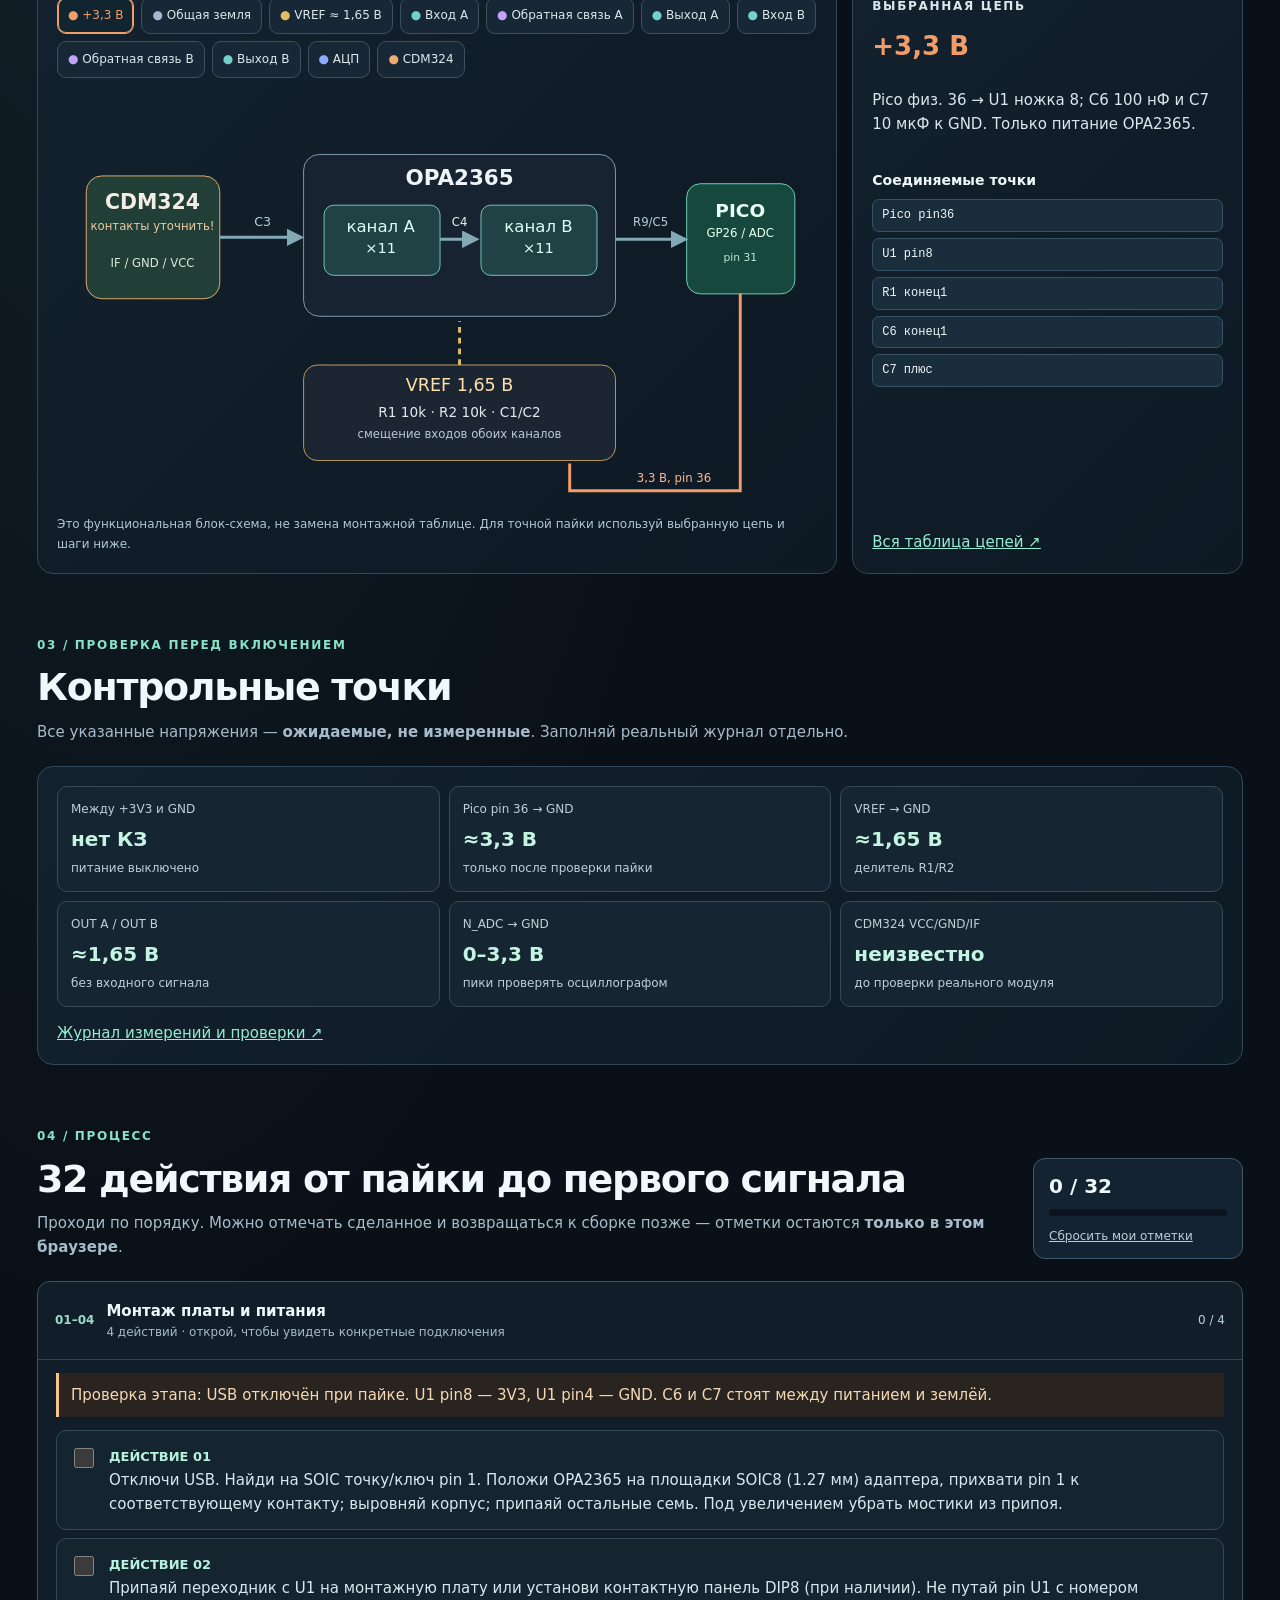
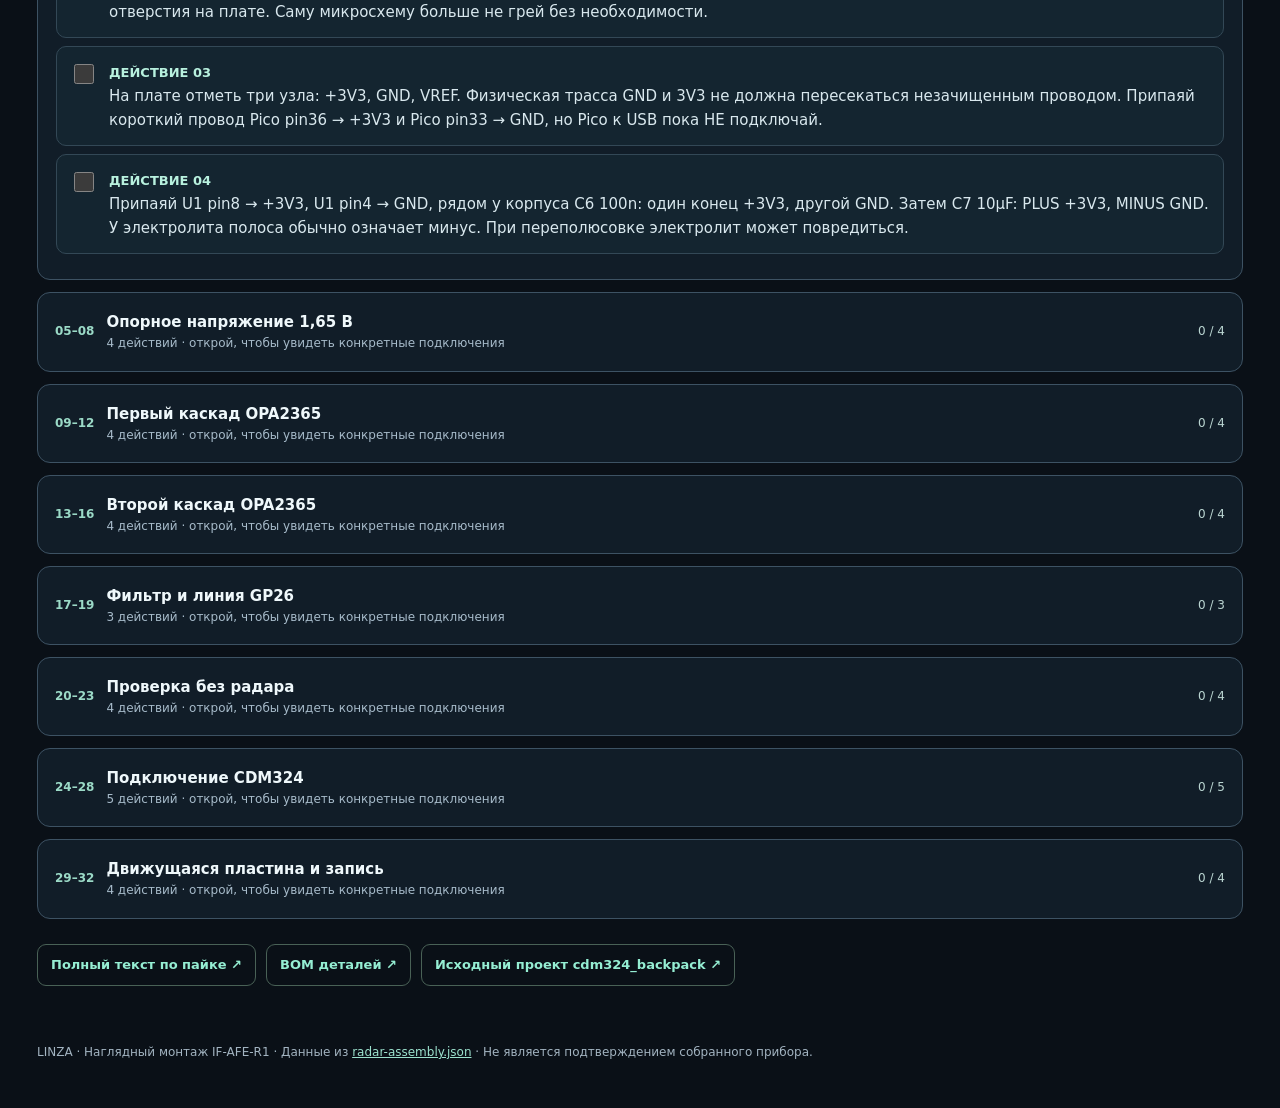
<file: site/radar.html>
<!doctype html>
<html lang="ru"><head><meta charset="utf-8"><meta name="viewport" content="width=device-width,initial-scale=1">
<meta name="description" content="Наглядная распиновка и последовательная пайка CDM324, OPA2365, Raspberry Pi Pico — проект LINZA">
<meta name="color-scheme" content="dark">
<title>LINZA — Радар CDM324: распиновка и пайка</title>
<link rel="stylesheet" href="./radar.css">
<script src="./radar.js" defer></script></head><body>
<header class="top"><div class="shell top-inner"><a href="./index.html" class="brand">◒ LINZA <span>/ РАДАР</span></a><nav aria-label="Навигация"><a href="./index.html">Главная</a><a href="./board.html">Доска</a><a href="./explain.html">Физика</a><a href="https://github.com/dikobrazuka/linza/blob/main/electronics/05_BUILD_CDM324_STEP_BY_STEP.md" target="_blank" rel="noopener">Полный монтаж ↗</a></nav></div></header>
<main class="shell">
<section class="hero" aria-labelledby="title"><div><p class="eyebrow">24,125 ГГц / доплеровский приём / IF-AFE-R1</p><h1 id="title">Собери радар.<br><span>По контактам и действиям.</span></h1><p class="lead">Здесь видно, где каждая ножка, к какому узлу припаять провод, что проверить мультиметром и когда переходить дальше. Схема усилителя — <strong>проектная, ещё не испытана на железе</strong>.</p><div class="hero-links"><a class="button" href="#pinout">Посмотреть распиновку ↓</a><a href="#steps">Сразу к пайке ↓</a></div></div><div class="chain" aria-label="Тракт сигнала"><div><b>CDM324</b><small>радиосигнал → IF</small></div><span>→</span><div><b>OPA2365</b><small>×11 · ×11</small></div><span>→</span><div><b>Pico</b><small>GP26 / АЦП</small></div><span>→</span><div><b>ПК</b><small>CSV · FFT</small></div></div></section>
<section class="critical" role="note"><div class="critical-icon">!</div><div><b>Не подавай питание на CDM324, пока не подтверждены выводы его конкретной платы.</b><p>В опубликованных схемах встречается противоположный порядок VCC и GND. На иллюстрации ниже контакты радара обозначены <strong>A / B / C</strong>, но не названы «левый плюс» и «правый минус». Заполни <a href="https://github.com/dikobrazuka/linza/blob/main/electronics/RADAR_PINOUT_CARD_TEMPLATE.md" target="_blank" rel="noopener">паспорт своего экземпляра ↗</a> по маркировке и документации.</p></div></section>
<section id="pinout" class="section"><div class="section-head"><div><p class="eyebrow">01 / компоненты</p><h2>Распиновка — вид сверху</h2><p>Показаны физические номера выводов. Выбери контакт — его назначение появится ниже.</p></div></div>
<div class="pin-grid">
<article class="panel"><div class="panel-top"><div><h3>OPA2365AIDR</h3><p>SOIC-8, точка у ножки №1</p></div><span class="tag">усилитель</span></div>
<svg id="opa-svg" class="pin-svg" viewBox="0 0 460 315" role="img" aria-label="OPA2365 вид сверху: слева сверху вниз ножки 1-4, справа сверху вниз 8-5">
<rect x="144" y="35" width="170" height="240" rx="19" fill="#182331" stroke="#8299ac" stroke-width="2"/>
<path d="M204 35a27 27 0 0 0 54 0" fill="#0b1017" stroke="#8299ac"/><circle cx="166" cy="61" r="6" fill="#f2c77e"/>
<text x="229" y="158" font-size="23" text-anchor="middle" fill="#e7eef4" font-weight="700">OPA2365</text><text x="229" y="180" font-size="11" text-anchor="middle" fill="#b5c5d2">точка = pin 1</text>
<g id="opa-pins"></g></svg><p class="caption">Вид именно сверху. SOIC8 — шаг выводов 1,27 мм. На переходнике сопоставь отметку pin 1.</p>
</article>
<article class="panel"><div class="panel-top"><div><h3>Raspberry Pi Pico</h3><p>USB расположен сверху платы</p></div><span class="tag">АЦП</span></div>
<svg id="pico-svg" class="pin-svg" viewBox="0 0 460 315" role="img" aria-label="Pico вид сверху: справа выделены физические контакты 36 3V3 OUT, 33 AGND и 31 GP26 ADC0">
<rect x="146" y="37" width="164" height="245" rx="15" fill="#165546" stroke="#75d4b9" stroke-width="2"/>
<rect x="190" y="25" width="76" height="28" rx="5" fill="#b6c4cf" stroke="#ecf0f3"/><rect x="200" y="30" width="56" height="11" rx="3" fill="#435462"/>
<text x="228" y="128" fill="#d4fff2" font-size="25" font-weight="700" text-anchor="middle">PICO</text><text x="228" y="148" fill="#b7e2d4" font-size="12" text-anchor="middle">RP2040</text>
<g id="pico-pins"></g></svg><p class="caption">Справа считаем физические контакты сверху: 40, 39, 38 … 31. Не путай номера GPIO и ножек.</p>
</article>
<article class="panel radar-panel"><div class="panel-top"><div><h3>CDM324</h3><p>Трёхконтактное исполнение — пример</p></div><span class="tag caution">неизвестная ревизия</span></div>
<svg viewBox="0 0 460 315" class="pin-svg" role="img" aria-label="Условный вид модуля CDM324: три неидентифицированные площадки A B C без назначения питания">
<rect x="90" y="30" width="280" height="245" rx="16" fill="#315044" stroke="#8ec3aa" stroke-width="2"/>
<rect x="130" y="55" width="200" height="145" rx="12" fill="#487969" stroke="#acd4c4" stroke-width="2"/>
<g stroke="#8cc8b0" fill="none" stroke-width="5"><path d="M150 100h160M150 126h160M150 152h160"/><path d="M180 77v105M280 77v105"/></g>
<g fill="#111923" stroke="#eab978" stroke-width="2"><rect x="145" y="220" width="43" height="30" rx="6"/><rect x="209" y="220" width="43" height="30" rx="6"/><rect x="273" y="220" width="43" height="30" rx="6"/></g><g fill="#f9dfb3" font-size="18" font-weight="800" text-anchor="middle"><text x="166" y="242">A</text><text x="230" y="242">B</text><text x="294" y="242">C</text></g><text x="230" y="291" font-size="12" fill="#e7c796" text-anchor="middle">A / B / C — НЕ VCC / GND / IF</text></svg>
<p class="caption warning">Схематичный вид, НЕ фотография или распиновка реального CDM324. Не копируй порядок контактов отсюда.</p>
</article></div>
<div id="selected-pin" class="selection" aria-live="polite"><strong>Нажми на ножку OPA2365 или Pico.</strong> Здесь появится описание соединения.</div>
</section>
<section id="wires" class="section"><div class="section-head"><div><p class="eyebrow">02 / электрические узлы</p><h2>Что куда припаять</h2><p>Выбирай цепь, чтобы подсветить её назначение. Эти цвета — для удобства чтения, а не обязательная маркировка покупного провода.</p></div></div>
<div class="wiring-layout">
<div class="panel network-panel">
<div class="legend" id="net-controls" aria-label="Выбор электрического узла"></div>
<svg class="block-svg" viewBox="0 0 780 430" role="img" aria-label="Блок схема радара, двух усилительных каскадов и АЦП; точные контакты указаны ниже"><defs><marker id="arrow-net" viewBox="0 0 10 10" refX="8" refY="5" markerWidth="6" markerHeight="6" orient="auto"><path d="M0 0 10 5 0 10Z" fill="#82a9b4"/></marker></defs>
<rect x="30" y="82" width="137" height="126" rx="16" fill="#213e37" stroke="#e4ad70"/><text x="98" y="116" text-anchor="middle" font-size="21" font-weight="700" fill="#f2eee4">CDM324</text><text x="98" y="138" text-anchor="middle" font-size="12" fill="#ebcaa4">контакты уточнить!</text><text x="98" y="175" text-anchor="middle" font-size="12" fill="#d8e9db">IF / GND / VCC</text>
<rect x="253" y="60" width="320" height="166" rx="16" fill="#182331" stroke="#819bae"/><text x="413" y="91" text-anchor="middle" font-size="22" font-weight="700" fill="#edf3f7">OPA2365</text><rect x="274" y="112" width="119" height="72" rx="10" fill="#214245" stroke="#70c7bb"/><rect x="435" y="112" width="119" height="72" rx="10" fill="#214245" stroke="#70c7bb"/><text x="332" y="140" text-anchor="middle" font-size="17" fill="#d9fff8">канал A</text><text x="332" y="161" text-anchor="middle" font-size="15" fill="#d9fff8">×11</text><text x="494" y="140" text-anchor="middle" font-size="17" fill="#d9fff8">канал B</text><text x="494" y="161" text-anchor="middle" font-size="15" fill="#d9fff8">×11</text>
<rect x="646" y="90" width="111" height="113" rx="14" fill="#16483e" stroke="#71d1b4"/><text x="701" y="124" text-anchor="middle" font-size="19" fill="#e9fff3" font-weight="700">PICO</text><text x="701" y="145" text-anchor="middle" font-size="12" fill="#e9fff3">GP26 / ADC</text><text x="701" y="169" text-anchor="middle" font-size="11" fill="#c3e8d9">pin 31</text>
<g stroke="#82a9b4" stroke-width="3" fill="none" marker-end="url(#arrow-net)"><path d="M167 145H250"/><path d="M393 147H430"/><path d="M573 147H644"/></g>
<text x="211" y="133" text-anchor="middle" fill="#b9cdd4" font-size="13">C3</text><text x="413" y="133" text-anchor="middle" fill="#e6f4ee" font-size="12">C4</text><text x="609" y="133" text-anchor="middle" fill="#b9cdd4" font-size="12">R9/C5</text>
<rect x="253" y="276" width="320" height="98" rx="14" fill="#1b2632" stroke="#bc9a63"/><text x="413" y="303" text-anchor="middle" font-size="18" fill="#ffdfab">VREF 1,65 В</text><text x="413" y="329" text-anchor="middle" font-size="14" fill="#ddedee">R1 10k · R2 10k · C1/C2</text><text x="413" y="351" text-anchor="middle" font-size="12" fill="#b9c9d5">смещение входов обоих каналов</text>
<path d="M413 276V231" stroke="#e4bb65" stroke-width="3" stroke-dasharray="6 5"/><path d="M701 203V405H526V377" stroke="#f29d67" stroke-width="3" fill="none"/><text x="633" y="396" text-anchor="middle" fill="#f7b88f" font-size="12">3,3 В, pin 36</text>
</svg>
<p class="caption">Это функциональная блок-схема, не замена монтажной таблице. Для точной пайки используй выбранную цепь и шаги ниже.</p>
</div>
<aside class="panel net-details"><p class="eyebrow">Выбранная цепь</p><h3 id="net-name">+3,3 В</h3><p id="net-description">Загрузка...</p><h4>Соединяемые точки</h4><ul id="net-members"></ul><a href="https://github.com/dikobrazuka/linza/blob/main/electronics/02_CDM324_NETLIST.csv" target="_blank" rel="noopener">Вся таблица цепей ↗</a></aside>
</div></section>
<section class="section"><div class="section-head"><div><p class="eyebrow">03 / проверка перед включением</p><h2>Контрольные точки</h2><p>Все указанные напряжения — <strong>ожидаемые, не измеренные</strong>. Заполняй реальный журнал отдельно.</p></div></div><div class="panel test-panel"><div class="test-grid"><div><small>Между +3V3 и GND</small><strong>нет КЗ</strong><span>питание выключено</span></div><div><small>Pico pin 36 → GND</small><strong>≈3,3 В</strong><span>только после проверки пайки</span></div><div><small>VREF → GND</small><strong>≈1,65 В</strong><span>делитель R1/R2</span></div><div><small>OUT A / OUT B</small><strong>≈1,65 В</strong><span>без входного сигнала</span></div><div><small>N_ADC → GND</small><strong>0–3,3 В</strong><span>пики проверять осциллографом</span></div><div><small>CDM324 VCC/GND/IF</small><strong>неизвестно</strong><span>до проверки реального модуля</span></div></div><a href="https://github.com/dikobrazuka/linza/blob/main/electronics/06_WIRING_AND_POWER_QC.csv" target="_blank" rel="noopener">Журнал измерений и проверки ↗</a></div></section>
<section class="section" id="steps"><div class="section-head"><div><p class="eyebrow">04 / процесс</p><h2>32 действия от пайки до первого сигнала</h2><p>Проходи по порядку. Можно отмечать сделанное и возвращаться к сборке позже — отметки остаются <strong>только в этом браузере</strong>.</p></div><div class="progress" aria-live="polite"><strong id="progress-text">0 / 32</strong><div class="progress-track"><span id="progress-bar"></span></div><button type="button" id="reset-progress">Сбросить мои отметки</button></div></div>
<div id="steps-root"><p>Загрузка действий…</p></div><div class="resource-row"><a href="https://github.com/dikobrazuka/linza/blob/main/electronics/05_BUILD_CDM324_STEP_BY_STEP.md" target="_blank" rel="noopener">Полный текст по пайке ↗</a><a href="https://github.com/dikobrazuka/linza/blob/main/electronics/03_CDM324_PICO_BOM.csv" target="_blank" rel="noopener">BOM деталей ↗</a><a href="https://github.com/limpkin/cdm324_backpack" target="_blank" rel="noopener">Исходный проект cdm324_backpack ↗</a></div>
</section></main>
<footer><div class="shell">LINZA · Наглядный монтаж IF-AFE-R1 · Данные из <a href="./data/radar-assembly.json">radar-assembly.json</a> · Не является подтверждением собранного прибора.</div></footer>
</body></html>
</file>
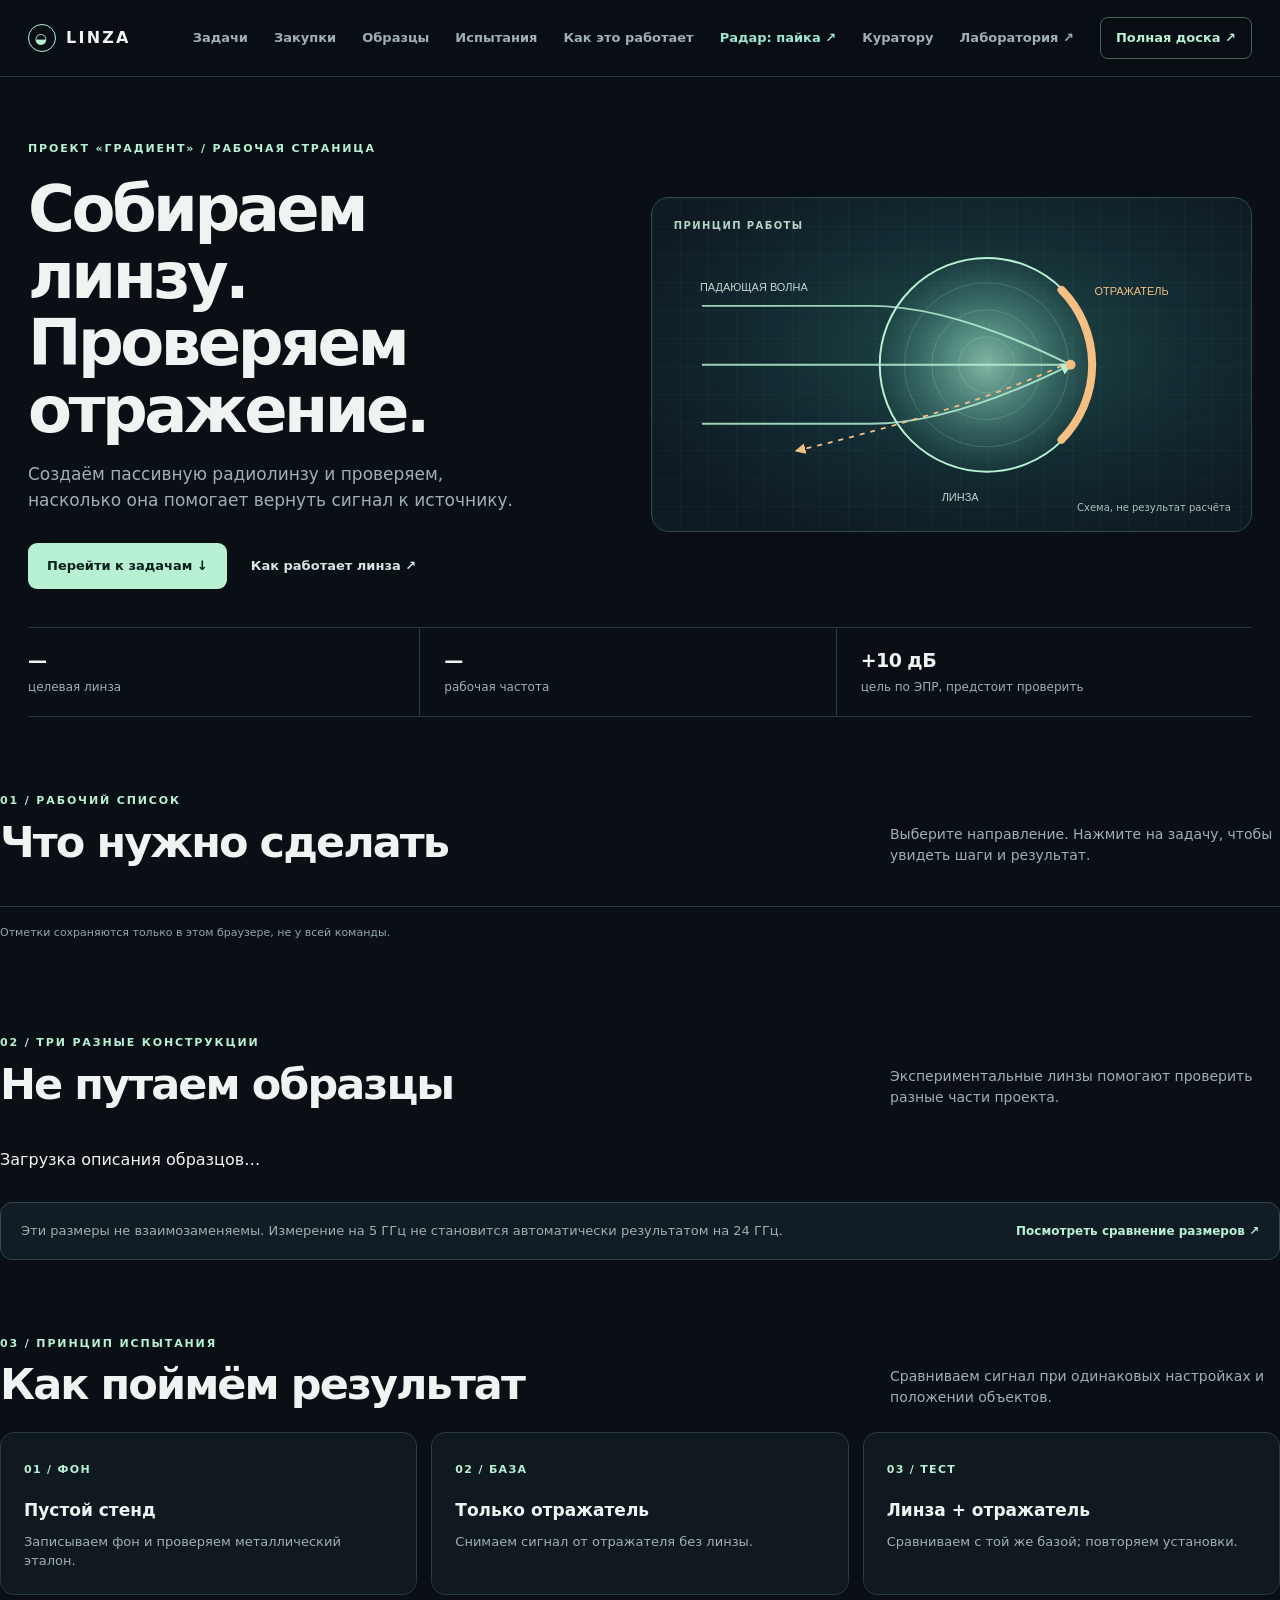
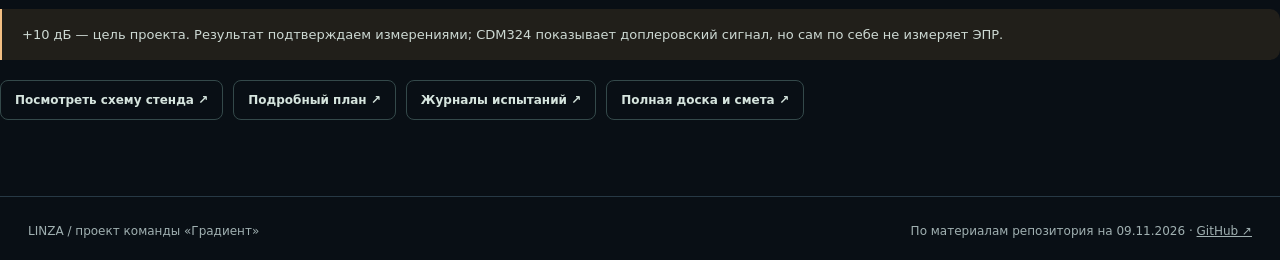
<file: site/team.html>
<!doctype html><html lang="ru"><head><meta charset="utf-8"><meta http-equiv="refresh" content="0; url=./index.html"><meta name="viewport" content="width=device-width,initial-scale=1"><title>LINZA — рабочая страница</title></head><body><p>Рабочая страница переехала: <a href="./index.html">открыть задачи LINZA</a>.</p></body></html>
</file>
<file: site/work.css>
@import url('https://fonts.googleapis.com/css2?family=Manrope:wght@400;500;600;700;800&display=swap');
:root{--bg:#090f15;--panel:#111b24;--line:#273945;--text:#eef4f1;--muted:#a0b0b1;--mint:#b7f0d3;--orange:#f3bf83;--blue:#9cd3e5;--max:1280px;font-family:Manrope,system-ui,-apple-system,'Segoe UI',sans-serif;color-scheme:dark}*{box-sizing:border-box}html{scroll-behavior:smooth}body{margin:0;color:var(--text);background:var(--bg);line-height:1.5}a{color:inherit}button,input{font:inherit}button,a,summary,input{outline-offset:4px}button:focus-visible,a:focus-visible,summary:focus-visible,input:focus-visible{outline:3px solid var(--orange)}[hidden]{display:none!important}.shell{max-width:var(--max);margin:auto;padding:0 28px}.top{position:sticky;top:0;z-index:10;background:rgba(9,15,21,.93);border-bottom:1px solid #23313a;backdrop-filter:blur(18px)}.top .shell{height:76px;display:flex;align-items:center;gap:26px}.brand{display:flex;align-items:center;gap:10px;text-decoration:none;font-size:16px;font-weight:800;letter-spacing:.14em;margin-right:auto}.brand-mark{display:grid;place-items:center;width:28px;height:28px;border:1px solid var(--mint);border-radius:50%;color:var(--mint);font-size:14px}.topnav{display:flex;align-items:center;gap:26px}.topnav a{text-decoration:none;color:var(--muted);font-size:13px;font-weight:700}.topnav a:hover{color:var(--text)}.nav-btn{padding:10px 15px;border:1px solid #496354;border-radius:8px;color:var(--mint)!important}.hero{display:grid;grid-template-columns:1fr 1.05fr;gap:50px;align-items:center;padding-top:64px;padding-bottom:38px;min-height:420px}.eyebrow{font-size:11px;letter-spacing:.17em;text-transform:uppercase;color:var(--mint);font-weight:800}.hero h1{font-size:clamp(43px,5vw,70px);line-height:1.05;letter-spacing:-.055em;margin:18px 0 18px}.hero p{font-size:17px;color:var(--muted);max-width:510px;margin:0}.hero-actions{display:flex;gap:12px;align-items:center;margin-top:30px;flex-wrap:wrap}.button{border:0;border-radius:9px;padding:13px 19px;background:var(--mint);color:#09201a;font-size:13px;font-weight:800;text-decoration:none;cursor:pointer}.button:hover{background:#d6ffe9}.textlink{color:#d7e4df;text-decoration:none;font-size:13px;font-weight:700;padding:12px}.textlink:hover{text-decoration:underline}.visual{border:1px solid #304b4e;border-radius:18px;background:radial-gradient(ellipse at 55% 45%,#214b4a 0,#122b32 45%,#101a22 80%);position:relative;overflow:hidden;min-height:335px;display:grid;place-items:center}.visual:before{content:'';position:absolute;inset:0;background-image:linear-gradient(#b2e7d008 1px,transparent 1px),linear-gradient(90deg,#b2e7d008 1px,transparent 1px);background-size:28px 28px}.visual svg{width:100%;height:auto;position:relative;max-height:335px}.visual-label{position:absolute;top:20px;left:22px;font-size:10px;letter-spacing:.14em;color:#b5d3c8;font-weight:800}.visual-note{position:absolute;right:20px;bottom:16px;color:#a8c1bd;font-size:10px}.strip{border-block:1px solid var(--line);display:flex;gap:0}.strip-item{padding:18px 24px;flex:1;border-right:1px solid var(--line)}.strip-item:first-child{padding-left:0}.strip-item:last-child{border:0}.strip-item b{font-size:19px;display:block;letter-spacing:-.03em}.strip-item span{font-size:12px;color:var(--muted)}.section{padding:76px 0 0;scroll-margin-top:95px}.section-top{display:flex;align-items:end;justify-content:space-between;gap:20px;margin-bottom:24px}.section-top h2{font-size:clamp(29px,3.5vw,43px);letter-spacing:-.045em;line-height:1.12;margin:8px 0 0}.section-top p{font-size:14px;color:var(--muted);margin:0;max-width:390px}.tabs{display:flex;gap:8px;flex-wrap:wrap;margin-bottom:16px}.tab{border:1px solid #2b3e47;border-radius:99px;padding:8px 14px;color:#b6c5c4;background:#101a20;cursor:pointer;font-size:12px;font-weight:700}.tab[aria-pressed=true]{background:var(--mint);color:#10251e;border-color:var(--mint)}.worklist{border-top:1px solid var(--line)}.task{display:grid;grid-template-columns:34px minmax(0,1fr);gap:12px;padding:0 0 0 6px;border-bottom:1px solid var(--line);align-items:start}.check{margin-top:23px;appearance:none;width:20px;height:20px;border:1px solid #66817c;border-radius:6px;background:#111c21;cursor:pointer}.check:checked{background:var(--mint);border-color:var(--mint)}.check:checked:after{content:'✓';display:block;text-align:center;color:#10251e;font-size:14px;line-height:18px;font-weight:900}.task details{min-width:0}.task summary{list-style:none;cursor:pointer;padding:17px 2px;display:grid;grid-template-columns:minmax(0,1fr) auto 32px;align-items:center;gap:12px}.task summary::-webkit-details-marker{display:none}.task summary strong{font-size:15px;font-weight:700;display:block}.task summary small{display:block;font-size:11px;color:var(--muted);margin-top:3px}.task .tag{color:#b7c7c5;border:1px solid #344b51;border-radius:99px;padding:5px 9px;font-size:10px;white-space:nowrap}.plus{width:30px;height:30px;border:1px solid #354850;border-radius:50%;display:grid;place-items:center;color:#c0d8d0;font-size:20px;line-height:1}.task details[open] .plus{transform:rotate(45deg)}.taskbody{padding:0 40px 22px 0;max-width:750px;color:#bdceca;font-size:14px}.taskbody p{margin:0 0 10px}.taskbody ol{padding-left:19px;margin:0 0 12px}.taskbody li{margin:6px 0}.taskbody .done{border-left:2px solid var(--mint);padding-left:12px;color:#dcebe4}.taskbody a{color:var(--mint);font-weight:700;text-decoration:none}.taskbody a:hover{text-decoration:underline}.list-foot{display:flex;justify-content:space-between;align-items:center;gap:12px;padding:18px 0;color:var(--muted);font-size:12px}.more{border:1px solid #3b5651;background:#14231f;color:var(--mint);padding:10px 15px;border-radius:8px;font-size:12px;font-weight:800;cursor:pointer}.local-note{font-size:11px;color:#91a8a5}.cards{display:grid;grid-template-columns:repeat(3,1fr);gap:14px}.design{background:#111c23;border:1px solid var(--line);border-radius:14px;overflow:hidden}.design-art{height:148px;display:grid;place-items:center;background:radial-gradient(ellipse at center,#263e40,#142127);border-bottom:1px solid var(--line)}.design:nth-child(2) .design-art{background:radial-gradient(ellipse at center,#3e3430,#1b2022)}.design:nth-child(3) .design-art{background:radial-gradient(ellipse at center,#273746,#151f28)}.design-art svg{width:150px;height:125px}.design-info{padding:20px}.design-top{display:flex;align-items:center;justify-content:space-between;gap:10px}.design h3{margin:0;font-size:23px;letter-spacing:-.04em}.design em{font-style:normal;color:var(--muted);font-size:11px}.design p{font-size:13px;color:var(--muted);min-height:44px;margin:9px 0 15px}.design a{font-size:12px;font-weight:800;text-decoration:none;color:var(--mint)}.concept{margin-top:14px;display:flex;justify-content:space-between;gap:15px;align-items:center;padding:18px 20px;border:1px solid #314750;border-radius:12px;background:#111c24}.concept p{margin:0;color:var(--muted);font-size:13px}.concept a{font-size:12px;color:var(--mint);font-weight:800;text-decoration:none;white-space:nowrap}.method-grid{display:grid;grid-template-columns:repeat(3,1fr);gap:14px}.method{border:1px solid var(--line);padding:23px;border-radius:14px;background:#101920}.method .num{color:var(--mint);font-size:11px;font-weight:800;letter-spacing:.12em}.method h3{font-size:17px;margin:18px 0 8px}.method p{font-size:13px;color:var(--muted);margin:0}.notice{margin-top:14px;color:#cdd9d3;font-size:13px;padding:16px 20px;border-left:2px solid var(--orange);background:#211f1a;border-radius:0 10px 10px 0}.resources{display:flex;gap:10px;flex-wrap:wrap;margin-top:20px}.resource{color:#d6e5de;border:1px solid #34494a;border-radius:8px;text-decoration:none;padding:10px 14px;font-size:12px;font-weight:700}.resource:hover{border-color:var(--mint)}footer{margin-top:76px;border-top:1px solid var(--line);padding:25px 0 35px;color:var(--muted);font-size:12px}footer .shell{display:flex;justify-content:space-between;gap:20px;flex-wrap:wrap}footer a{color:var(--muted)}@media(max-width:850px){.hero{grid-template-columns:1fr;gap:30px;padding-top:40px}.visual{min-height:260px}.visual svg{max-height:290px}.topnav a:not(.nav-btn){display:none}.cards,.method-grid{grid-template-columns:1fr 1fr}.section{padding-top:55px}}@media(max-width:560px){.shell{padding:0 18px}.top .shell{height:64px}.hero h1{font-size:43px}.hero p{font-size:15px}.visual{min-height:220px}.strip-item{padding:14px 10px}.strip-item b{font-size:16px}.strip-item span{font-size:10px}.section-top{display:block}.section-top p{margin-top:12px}.cards,.method-grid{grid-template-columns:1fr}.task summary{grid-template-columns:minmax(0,1fr) 30px}.task summary .tag{display:none}.taskbody{padding-right:10px}.list-foot{align-items:flex-start;flex-direction:column}.concept{align-items:flex-start;flex-direction:column}.design p{min-height:0}footer{margin-top:50px}}
@media(prefers-reduced-motion:reduce){html{scroll-behavior:auto}}

@media(max-width:850px){.topnav a.curator-link{display:inline;color:#b7f0d3}}@media(max-width:560px){.top .shell{gap:10px}.topnav{gap:8px}.topnav a.curator-link{font-size:11px}.topnav .nav-btn{font-size:11px;padding:8px}}
.task-status{display:flex;align-items:center;gap:10px;margin:0 0 16px;font-size:12px;color:var(--muted);flex-wrap:wrap}
.task-status select{font:inherit;color:var(--text);background:#16272a;border:1px solid #47625c;border-radius:7px;padding:8px 10px;max-width:100%}
.task-status select:focus-visible{outline:3px solid var(--orange);outline-offset:4px}
</file>
<file: experiment/lab/style.css>
:root{--ink:#122d2b;--muted:#6d7f79;--green:#c8f15c;--line:#e3ebe4;--bg:#f4f7f1}*{box-sizing:border-box}[hidden]{display:none!important}body{margin:0;background:var(--bg);font:14px/1.55 Manrope,Arial,sans-serif;color:var(--ink)}button,input,textarea,select{font:inherit}button,.file-button{cursor:pointer;border:1px solid #d7e4da;background:#fff;color:var(--ink);border-radius:9px;padding:10px 15px;font-weight:700}button:hover,.file-button:hover{border-color:#92b19e}button:disabled{opacity:.5;cursor:wait}.app{display:grid;grid-template-columns:245px 1fr;min-height:100vh}aside{background:#142d2a;color:#fff;padding:30px 19px;position:sticky;top:0;height:100vh;display:flex;flex-direction:column}.brand{display:flex;gap:11px;align-items:center;color:white;text-decoration:none;font-size:20px;letter-spacing:.1em}.brand>span{font-size:32px;color:var(--green)}.brand strong small{display:block;font-size:8px;letter-spacing:.22em;color:#a9c0b8}.aside-label{color:#78968a;font-size:9px;letter-spacing:.18em;margin:47px 9px 14px;font-weight:800}nav{display:grid;gap:6px}.navitem{border:0;text-align:left;background:transparent;color:#a8bfb6;display:flex;gap:12px;padding:11px 10px}.navitem .num{font-size:11px;color:#7d9c8e}.navitem strong,.navitem small{display:block}.navitem strong{font-size:12px}.navitem small{font-size:10px;font-weight:400;opacity:.75}.navitem.active{background:#2a4840;color:#fff}.navitem.active .num{color:var(--green)}.aside-foot{margin-top:auto;font-size:11px;color:#c5d9cd}.aside-foot span{color:#77988a}main{width:min(1200px,100%);padding:36px 48px 28px;margin:auto}header{display:flex;align-items:flex-start;justify-content:space-between;gap:25px}h1{font-size:36px;line-height:1.1;letter-spacing:-.055em;margin:12px 0 8px}header p,.stage-head p{color:var(--muted);margin:0;max-width:680px}.eyebrow{font-size:10px;letter-spacing:.16em;color:#739286;font-weight:800}.header-tools{display:flex;gap:8px;flex-wrap:wrap}.header-tools button,.file-button{font-size:11px}.notice{background:#e8f0e5;border-left:3px solid #9dbb56;padding:13px 16px;border-radius:5px;color:#465e50;font-size:12px;margin:26px 0}.overview{display:flex;align-items:center;gap:18px;background:#fff;border:1px solid var(--line);border-radius:12px;padding:14px 19px;margin:20px 0 30px}.overview strong{font-size:20px}.overview span{font-size:11px;color:var(--muted)}.progress{flex:1;height:6px;border-radius:10px;background:#edf1ea;overflow:hidden}.progress span{display:block;height:100%;width:0;background:#a9d945}.save-status{font-size:10px;color:#79958a}.stage{display:none}.stage.active{display:block}.stage-head{display:flex;justify-content:space-between;align-items:start;gap:14px;margin-bottom:22px}h2{font-size:28px;letter-spacing:-.045em;line-height:1.15;margin:8px 0}h3{font-size:15px;letter-spacing:-.02em;margin:0 0 10px}.badge{white-space:nowrap;padding:7px 11px;background:#e6f1c9;border-radius:20px;color:#638127;font-size:9px;font-weight:800;letter-spacing:.1em}.badge.blue{background:#e0edeb;color:#426f68}.badge.green{background:#d8edc4}.grid{display:grid;gap:16px}.two{grid-template-columns:1fr 1fr}.card{background:#fff;border:1px solid var(--line);border-radius:13px;padding:23px;margin-bottom:16px}.grid .card{margin-bottom:0}.card p{font-size:12px;color:var(--muted);margin:0 0 14px}.card-head{display:flex;justify-content:space-between;align-items:start;gap:15px}.checklist{display:grid;gap:12px}.checklist label{font-size:12px;display:flex;gap:10px;align-items:flex-start;font-weight:600}.checklist input{width:16px;height:16px;accent-color:#8cbe27;flex:none;margin:2px 0 0}.checklist.inline{display:flex;flex-wrap:wrap;gap:20px;margin-top:18px}label:not(.file-button){display:block;font-size:11px;font-weight:700;color:#587067}input:not([type=checkbox]),select,textarea{display:block;width:100%;border:1px solid #dde7df;background:#fafcf9;color:#203a35;border-radius:7px;padding:10px 11px;margin:6px 0 14px;outline:none}input:focus,textarea:focus,select:focus{border-color:#83ac6b}textarea{resize:vertical;min-height:66px}.row{display:grid;grid-template-columns:1fr 1fr;gap:0 14px}.row.three{grid-template-columns:repeat(4,1fr)}.hint{color:#87988e!important;font-size:11px!important;line-height:1.6}.callout{background:#f3f7e9;color:#526642;border-radius:8px;padding:12px;font-size:11px;margin:17px 0}.primary{background:#bfe85a;border:1px solid #bfe85a;color:#1e3929}.primary:hover{background:#aedc47}.link{display:inline-block;text-decoration:none;font-weight:800;padding:10px 15px;border-radius:8px;margin:0 0 12px}.spec{padding:20px;background:#f1f6e7;border-radius:9px;display:grid;gap:4px;margin:15px 0}.spec span{font-size:9px;color:#80946d;letter-spacing:.12em;font-weight:800}.spec strong{font-size:24px;letter-spacing:-.04em}.spec small{font-size:12px}.dark{background:#1c3932;color:#edf7ed;border-color:#1c3932}.dark p,.dark label{color:#b9cec0!important}.formula{font-size:29px;letter-spacing:-.04em;margin:16px 0}.rule{border-top:1px solid #426055;margin:20px 0}.steps-inline{display:grid;grid-template-columns:repeat(3,1fr);gap:15px}.steps-inline div{display:flex;gap:10px;font-size:11px;color:#61796d}.steps-inline b{color:#88ac59}.table-wrap{overflow:auto}table{border-collapse:collapse;width:100%;min-width:750px;margin-bottom:15px}th{text-align:left;font-size:10px;color:#819589;padding:8px}td{padding:3px}td input{margin:0!important;font-size:12px!important}.remove{padding:7px 10px;color:#aa5b4d}.calc,.result{padding:12px;background:#f5f8ef;border-radius:7px;font-size:12px;margin-top:12px}.result:empty{display:none}.result a{color:#426b33;font-weight:800}.result.error{background:#fff1ec;color:#a14f3d}.result pre{white-space:pre-wrap;overflow-wrap:anywhere;max-height:160px;overflow:auto;font-size:10px}footer{display:flex;justify-content:space-between;align-items:center;margin-top:26px}#step-count,.footnote{font-size:11px;color:#91a29a}.footnote{margin-top:22px}.mobile-nav{display:none}@media(max-width:850px){.app{display:block}aside{display:none}main{padding:25px 18px}.mobile-nav{display:block;margin-top:16px}.two{grid-template-columns:1fr}header{display:block}.header-tools{margin-top:18px}.overview{flex-wrap:wrap}.progress{min-width:30%}.row.three{grid-template-columns:1fr 1fr}.steps-inline{grid-template-columns:1fr}h1{font-size:29px}}
</file>
<file: site/lab/style.css>
:root{--ink:#122d2b;--muted:#6d7f79;--green:#c8f15c;--line:#e3ebe4;--bg:#f4f7f1}*{box-sizing:border-box}[hidden]{display:none!important}body{margin:0;background:var(--bg);font:14px/1.55 Manrope,Arial,sans-serif;color:var(--ink)}button,input,textarea,select{font:inherit}button,.file-button{cursor:pointer;border:1px solid #d7e4da;background:#fff;color:var(--ink);border-radius:9px;padding:10px 15px;font-weight:700}button:hover,.file-button:hover{border-color:#92b19e}button:disabled{opacity:.5;cursor:wait}.app{display:grid;grid-template-columns:245px 1fr;min-height:100vh}aside{background:#142d2a;color:#fff;padding:30px 19px;position:sticky;top:0;height:100vh;display:flex;flex-direction:column}.brand{display:flex;gap:11px;align-items:center;color:white;text-decoration:none;font-size:20px;letter-spacing:.1em}.brand>span{font-size:32px;color:var(--green)}.brand strong small{display:block;font-size:8px;letter-spacing:.22em;color:#a9c0b8}.aside-label{color:#78968a;font-size:9px;letter-spacing:.18em;margin:47px 9px 14px;font-weight:800}nav{display:grid;gap:6px}.navitem{border:0;text-align:left;background:transparent;color:#a8bfb6;display:flex;gap:12px;padding:11px 10px}.navitem .num{font-size:11px;color:#7d9c8e}.navitem strong,.navitem small{display:block}.navitem strong{font-size:12px}.navitem small{font-size:10px;font-weight:400;opacity:.75}.navitem.active{background:#2a4840;color:#fff}.navitem.active .num{color:var(--green)}.aside-foot{margin-top:auto;font-size:11px;color:#c5d9cd}.aside-foot span{color:#77988a}main{width:min(1200px,100%);padding:36px 48px 28px;margin:auto}header{display:flex;align-items:flex-start;justify-content:space-between;gap:25px}h1{font-size:36px;line-height:1.1;letter-spacing:-.055em;margin:12px 0 8px}header p,.stage-head p{color:var(--muted);margin:0;max-width:680px}.eyebrow{font-size:10px;letter-spacing:.16em;color:#739286;font-weight:800}.header-tools{display:flex;gap:8px;flex-wrap:wrap}.header-tools button,.file-button{font-size:11px}.notice{background:#e8f0e5;border-left:3px solid #9dbb56;padding:13px 16px;border-radius:5px;color:#465e50;font-size:12px;margin:26px 0}.overview{display:flex;align-items:center;gap:18px;background:#fff;border:1px solid var(--line);border-radius:12px;padding:14px 19px;margin:20px 0 30px}.overview strong{font-size:20px}.overview span{font-size:11px;color:var(--muted)}.progress{flex:1;height:6px;border-radius:10px;background:#edf1ea;overflow:hidden}.progress span{display:block;height:100%;width:0;background:#a9d945}.save-status{font-size:10px;color:#79958a}.stage{display:none}.stage.active{display:block}.stage-head{display:flex;justify-content:space-between;align-items:start;gap:14px;margin-bottom:22px}h2{font-size:28px;letter-spacing:-.045em;line-height:1.15;margin:8px 0}h3{font-size:15px;letter-spacing:-.02em;margin:0 0 10px}.badge{white-space:nowrap;padding:7px 11px;background:#e6f1c9;border-radius:20px;color:#638127;font-size:9px;font-weight:800;letter-spacing:.1em}.badge.blue{background:#e0edeb;color:#426f68}.badge.green{background:#d8edc4}.grid{display:grid;gap:16px}.two{grid-template-columns:1fr 1fr}.card{background:#fff;border:1px solid var(--line);border-radius:13px;padding:23px;margin-bottom:16px}.grid .card{margin-bottom:0}.card p{font-size:12px;color:var(--muted);margin:0 0 14px}.card-head{display:flex;justify-content:space-between;align-items:start;gap:15px}.checklist{display:grid;gap:12px}.checklist label{font-size:12px;display:flex;gap:10px;align-items:flex-start;font-weight:600}.checklist input{width:16px;height:16px;accent-color:#8cbe27;flex:none;margin:2px 0 0}.checklist.inline{display:flex;flex-wrap:wrap;gap:20px;margin-top:18px}label:not(.file-button){display:block;font-size:11px;font-weight:700;color:#587067}input:not([type=checkbox]),select,textarea{display:block;width:100%;border:1px solid #dde7df;background:#fafcf9;color:#203a35;border-radius:7px;padding:10px 11px;margin:6px 0 14px;outline:none}input:focus,textarea:focus,select:focus{border-color:#83ac6b}textarea{resize:vertical;min-height:66px}.row{display:grid;grid-template-columns:1fr 1fr;gap:0 14px}.row.three{grid-template-columns:repeat(4,1fr)}.hint{color:#87988e!important;font-size:11px!important;line-height:1.6}.callout{background:#f3f7e9;color:#526642;border-radius:8px;padding:12px;font-size:11px;margin:17px 0}.primary{background:#bfe85a;border:1px solid #bfe85a;color:#1e3929}.primary:hover{background:#aedc47}.link{display:inline-block;text-decoration:none;font-weight:800;padding:10px 15px;border-radius:8px;margin:0 0 12px}.spec{padding:20px;background:#f1f6e7;border-radius:9px;display:grid;gap:4px;margin:15px 0}.spec span{font-size:9px;color:#80946d;letter-spacing:.12em;font-weight:800}.spec strong{font-size:24px;letter-spacing:-.04em}.spec small{font-size:12px}.dark{background:#1c3932;color:#edf7ed;border-color:#1c3932}.dark p,.dark label{color:#b9cec0!important}.formula{font-size:29px;letter-spacing:-.04em;margin:16px 0}.rule{border-top:1px solid #426055;margin:20px 0}.steps-inline{display:grid;grid-template-columns:repeat(3,1fr);gap:15px}.steps-inline div{display:flex;gap:10px;font-size:11px;color:#61796d}.steps-inline b{color:#88ac59}.table-wrap{overflow:auto}table{border-collapse:collapse;width:100%;min-width:750px;margin-bottom:15px}th{text-align:left;font-size:10px;color:#819589;padding:8px}td{padding:3px}td input{margin:0!important;font-size:12px!important}.remove{padding:7px 10px;color:#aa5b4d}.calc,.result{padding:12px;background:#f5f8ef;border-radius:7px;font-size:12px;margin-top:12px}.result:empty{display:none}.result a{color:#426b33;font-weight:800}.result.error{background:#fff1ec;color:#a14f3d}.result pre{white-space:pre-wrap;overflow-wrap:anywhere;max-height:160px;overflow:auto;font-size:10px}footer{display:flex;justify-content:space-between;align-items:center;margin-top:26px}#step-count,.footnote{font-size:11px;color:#91a29a}.footnote{margin-top:22px}.mobile-nav{display:none}@media(max-width:850px){.app{display:block}aside{display:none}main{padding:25px 18px}.mobile-nav{display:block;margin-top:16px}.two{grid-template-columns:1fr}header{display:block}.header-tools{margin-top:18px}.overview{flex-wrap:wrap}.progress{min-width:30%}.row.three{grid-template-columns:1fr 1fr}.steps-inline{grid-template-columns:1fr}h1{font-size:29px}}
</file>
<file: site/workspace.css>
.ws-intro{display:flex;justify-content:space-between;gap:18px;align-items:start}.ws-intro p,.ws-muted{color:#aebccc;font-size:12px}.ws-tools,.ws-links,.ws-flow,.ws-view{display:flex;gap:8px;flex-wrap:wrap;align-items:center}.ws-button,.ws-flow button{background:#172430;border:1px solid #3a5360;border-radius:8px;padding:9px 12px;color:#d9f5e9;cursor:pointer;font-weight:700}.ws-button.small{font-size:11px;padding:6px 8px}.ws-button[aria-pressed=true]{background:#b7f0d3;color:#10241e}.ws-button:hover,.ws-flow button:hover{border-color:#b7f0d3}.ws-flow{margin:18px 0 10px}.ws-flow a,.ws-flow button{font-size:12px;color:#b7f0d3}.ws-flow a,.ws-links a{padding:8px;border:1px solid #344852;border-radius:8px;text-decoration:none}.ws-links{margin-bottom:18px}.ws-links a,.ws-link{font-size:12px;color:#b7f0d3}.ws-filter{display:grid;grid-template-columns:2fr 1fr 1fr;gap:10px;margin:16px 0}.ws-filter label,.ws-field,.ws-add label{display:grid;gap:5px;color:#b7c7d0;font-size:11px}.ws-filter input,.ws-filter select,.ws-field select,.ws-field input,.ws-field textarea,.ws-add input,.ws-add select,.ws-table select{width:100%;border:1px solid #415365;border-radius:8px;padding:9px;background:#0a121b;color:#eef2f7;font:inherit}.ws-view{justify-content:space-between;margin:12px 0;color:#b7c7d0;font-size:12px}.ws-task{border:1px solid #304252;border-radius:10px;margin:8px 0;background:#101a23}.ws-task summary{list-style:none;display:flex;justify-content:space-between;gap:12px;align-items:center;cursor:pointer;padding:14px}.ws-task summary::-webkit-details-marker{display:none}.ws-task summary small{display:block;color:#adbfca;margin-top:4px}.ws-plus{font-size:20px;color:#b7f0d3}.ws-task[open] .ws-plus{transform:rotate(45deg)}.ws-task-body{border-top:1px solid #304252;padding:14px;display:grid;gap:12px}.ws-field{max-width:720px}.ws-field textarea{resize:vertical}.ws-steps{display:grid;gap:8px}.ws-step{display:flex;gap:8px;color:#d7e4e9;font-size:13px}.ws-step input{accent-color:#86efac}.ws-legacy{border-left:3px solid #f5c78c;padding:8px 12px;background:#241e19;color:#f4ddbd;font-size:12px}.ws-legacy p{margin:5px 0}.ws-kanban{display:grid;grid-template-columns:repeat(4,minmax(200px,1fr));gap:10px;overflow:auto}.ws-column{border:1px solid #304252;padding:10px;border-radius:10px;background:#0c141c}.ws-column h4{margin:0 0 10px;color:#cddbe1}.ws-column h4 span{float:right}.ws-kanban-item{display:block;text-align:left;width:100%;margin:6px 0;padding:10px;border:1px solid #34495a;border-radius:8px;background:#16232e;color:#edf5f5;cursor:pointer}.ws-kanban-item small{display:block;color:#adc2c7;margin-top:5px}.ws-add{margin-top:16px;border:1px solid #304252;border-radius:10px;padding:12px}.ws-add summary{cursor:pointer;color:#b7f0d3;font-weight:700}.ws-add form{display:flex;gap:10px;align-items:end;flex-wrap:wrap;margin-top:12px}.ws-add label{flex:1;min-width:180px}.ws-add p{font-size:11px}.ws-totals{display:grid;grid-template-columns:repeat(3,1fr);gap:10px;margin-bottom:12px}.ws-totals>div{background:#0d1820;border:1px solid #304252;border-radius:10px;padding:14px}.ws-totals span{display:block;color:#b7c7d0;font-size:11px}.ws-totals b{display:block;font-size:22px;color:#b7f0d3}.ws-tbd{margin:14px 0;padding:12px;border:1px solid #594b39;border-radius:10px;background:#211c17}.ws-tbd summary{cursor:pointer;color:#f5d4aa;font-weight:700}.ws-tbd li{color:#d7c5ad;font-size:12px}.ws-table-wrap{overflow:auto;border:1px solid #304252;border-radius:10px}.ws-table{border-collapse:collapse;width:100%;min-width:800px;font-size:12px}.ws-table th,.ws-table td{padding:10px;text-align:left;border-bottom:1px solid #273948;vertical-align:top}.ws-table th{color:#aebccc}.ws-table small{display:block;color:#aebccc;margin-top:4px}.ws-table select{min-width:150px}.ws-table a{color:#b7f0d3}.ws-error{border:1px solid #996953;padding:14px;border-radius:8px;color:#ffd6be}.ws-error a{color:#b7f0d3}.legacy-panel{border:1px solid #34485a;border-radius:12px;padding:12px;margin-top:20px}.legacy-panel>summary{cursor:pointer;font-size:15px;font-weight:800;color:#d9eaf1}.ws-task :focus-visible,.ws-flow :focus-visible,.ws-button:focus-visible,.ws-filter :focus-visible,.ws-table :focus-visible{outline:3px solid #f3bf83;outline-offset:2px}[hidden]{display:none!important}@media(max-width:760px){.ws-intro{display:block}.ws-tools{margin-top:10px}.ws-filter{grid-template-columns:1fr 1fr}.ws-filter label:first-child{grid-column:1/-1}.ws-totals{grid-template-columns:1fr}.ws-kanban{grid-template-columns:repeat(4,230px)}}@media(max-width:360px){.ws-filter{grid-template-columns:1fr}.ws-filter label:first-child{grid-column:auto}}
.ws-systems{display:grid;grid-template-columns:repeat(2,minmax(0,1fr));gap:10px}.ws-systems article{border:1px solid #304252;background:#101a23;border-radius:10px;padding:12px}.ws-systems b,.ws-systems small{display:block}.ws-systems small{color:#aebccc;margin:5px 0}@media(max-width:600px){.ws-systems{grid-template-columns:1fr}}
.ws-protocol-actions{display:flex;align-items:center;gap:14px;flex-wrap:wrap}.ws-protocol{max-height:520px;overflow:auto;border:1px solid #344c59;border-radius:9px;background:#0a1219;padding:14px}.ws-protocol pre{margin:0;white-space:pre-wrap;overflow-wrap:anywhere;font:12px/1.65 ui-monospace,Consolas,monospace;color:#dbe9e4}
.ws-protocol h3{font-size:16px;margin:20px 0 8px;color:#eef8f3}.ws-protocol h4{font-size:14px;margin:16px 0 6px;color:#d8f3e6}.ws-protocol p,.ws-protocol li{font-size:12px;line-height:1.65;color:#d0dfdf}.ws-protocol ul,.ws-protocol ol{padding-left:22px}.ws-protocol li+li{margin-top:5px}.ws-protocol pre{border:1px solid #334952;border-radius:7px;padding:10px;margin:10px 0}
</file>
<file: site/curator.css>
.curator{max-width:1080px;padding-top:55px;padding-bottom:45px}.curator h1{font-size:clamp(36px,4vw,55px);letter-spacing:-.05em;line-height:1.1;margin:13px 0 12px}.brief-meta{display:flex;gap:20px;justify-content:space-between;color:var(--muted);font-size:12px}.brief-meta a,.brief-footer a,.brief-help a{color:var(--mint);text-decoration:none}.brief-goal{margin:28px 0 18px;padding:22px 24px;border:1px solid #365b53;border-left:3px solid var(--mint);border-radius:8px;background:#132520}.brief-goal span{font-size:10px;letter-spacing:.14em;color:var(--mint);font-weight:800}.brief-goal p{margin:7px 0 0;font-size:19px;font-weight:700;line-height:1.4}.brief-grid{display:grid;grid-template-columns:1fr 1fr;gap:14px}.brief-block{border:1px solid var(--line);background:#111b23;border-radius:12px;padding:22px}.brief-block h2,.brief-help h2{font-size:21px;letter-spacing:-.03em;margin:0 0 15px}.brief-block p{margin:0 0 12px;color:#d2dedb;font-size:13px;line-height:1.55}.brief-block p:last-child{margin-bottom:0}.brief-block b{color:var(--text)}.brief-row{display:flex;gap:12px;justify-content:space-between;padding:10px 0;border-top:1px solid #2b3a41;font-size:13px}.brief-row:first-child{border-top:0;padding-top:0}.brief-row span{color:var(--muted);white-space:nowrap}.brief-note{border-top:1px solid #2b3a41;padding-top:12px;margin-top:14px!important;color:#a9bab8!important;font-size:11px!important}.brief-help{display:grid;grid-template-columns:.65fr 1.35fr;gap:30px;margin-top:14px;padding:24px;background:#141e26;border:1px solid var(--line);border-radius:12px}.brief-help h2{margin-top:8px}.brief-help ol{margin:0;padding-left:20px}.brief-help li{font-size:13px;color:#d5e1dd;line-height:1.55;padding:2px 0}.brief-help li+li{margin-top:10px}.brief-help a{font-size:11px;white-space:nowrap}.brief-footer{margin:30px 0 0;padding:18px 0 0;border-top:1px solid var(--line);font-size:11px;display:flex;gap:15px;justify-content:space-between;color:var(--muted);flex-wrap:wrap}.brief-error{color:#ffd5bc!important}.brief-error a{color:var(--mint)}@media(max-width:700px){.curator{padding-top:35px}.brief-grid,.brief-help{grid-template-columns:1fr}.brief-help{gap:8px}.brief-goal p{font-size:17px}}@media print{.top{display:none}.curator{padding-top:0}body{background:#fff;color:#111}.brief-goal,.brief-block,.brief-help{background:#fff;border-color:#aaa}.brief-block p,.brief-help li,.brief-goal p{color:#111}.brief-meta,.brief-note,.brief-footer{color:#333!important}.brief-goal span,.brief-help a,.brief-footer a{color:#175a4b}.brief-block b{color:#111}}
/* Compact enough to scan as one curator brief. */
@media(min-width:701px){.curator{padding-top:38px}.brief-goal{margin:20px 0 14px;padding:17px 22px}.brief-block{padding:18px}.brief-help{padding:18px 22px}.brief-row{padding:8px 0}.brief-footer{margin-top:22px}}
</file>
<file: site/explain.css>
:root{--bg:#0b1017;--panel:#111b26;--line:#2b3949;--text:#eaf0f4;--muted:#a0afbc;--mint:#86e7d3;--amber:#efbd83;--max:1320px;font-family:Inter,ui-sans-serif,system-ui,-apple-system,"Segoe UI",sans-serif;color-scheme:dark}
*{box-sizing:border-box}html{scroll-behavior:auto;scroll-padding-top:90px}body{margin:0;background:radial-gradient(ellipse at 80% 0,#122b33 0,transparent 35%),var(--bg);color:var(--text);font-size:15px;line-height:1.65}a{color:inherit;text-decoration:none}button,input,select{font:inherit}button,a,input,select{-webkit-tap-highlight-color:transparent}button{cursor:pointer}button:focus-visible,a:focus-visible,input:focus-visible,select:focus-visible{outline:2px solid var(--mint);outline-offset:5px}button{color:inherit}h1,h2,h3,p{margin:0}h1,h2,h3{line-height:1.13}h1{font-size:clamp(40px,4.8vw,66px);letter-spacing:-.055em;font-weight:750}h1 span{color:var(--mint)}h2{font-size:clamp(30px,3.4vw,46px);letter-spacing:-.04em;font-weight:680}h3{font-size:21px;letter-spacing:-.025em}p{color:var(--muted)}small{font-size:.74em}strong{font-weight:650}sub{font-size:.65em}button{border:1px solid var(--line);background:transparent}select{padding:10px 28px 10px 10px;border:1px solid var(--line);border-radius:8px;background:#0e1721;color:var(--text);max-width:100%}input[type=range]{width:100%;accent-color:var(--mint);cursor:pointer;margin:17px 0}svg{display:block;width:100%;height:auto}canvas{display:block;width:100%;height:100%}.wrap{max-width:var(--max);padding:0 32px;margin:auto}.top{position:sticky;top:0;z-index:20;background:#0b1017ed;backdrop-filter:blur(16px);border-bottom:1px solid #253541}.top-inner{max-width:var(--max);margin:auto;display:flex;gap:28px;align-items:center;min-height:66px;padding:0 32px}.top a{font-size:13px;white-space:nowrap;color:var(--muted)}.top .brand,.brand{font-weight:800;letter-spacing:.1em;font-size:18px;color:var(--text)}.brand span{font-weight:400;color:var(--mint)}.top .active{color:var(--mint);align-self:stretch;display:flex;align-items:center;border-bottom:2px solid var(--mint)}.repo-link{margin-left:auto}.skip{position:absolute;left:20px;top:-100px;background:var(--mint);color:#0b1017;padding:12px;z-index:100}.skip:focus{top:12px}.hero{display:grid;grid-template-columns:1.06fr 1fr;gap:40px;padding:65px 0 42px;align-items:center}.eyebrow{font-size:10px;line-height:1.4;letter-spacing:.16em;font-weight:700;color:var(--mint);display:block}.hero-copy>.eyebrow{margin-bottom:24px}.live-dot{display:inline-block;width:6px;height:6px;background:var(--mint);border-radius:50%;margin-right:9px;box-shadow:0 0 15px #86e7d388}.lead{font-size:17px;line-height:1.7;max-width:550px;margin-top:25px}.hero-specs{display:grid;grid-template-columns:1fr 1fr 1.12fr;border-top:1px solid var(--line);border-bottom:1px solid var(--line);padding:20px 0;margin:27px 0 14px;gap:14px}.hero-specs span{font-size:10px;display:block;color:var(--muted);line-height:1.5;min-height:30px}.hero-specs strong{font-size:30px;line-height:1.6;white-space:nowrap;letter-spacing:-.04em}.hero-specs small{font-size:13px;color:var(--muted);letter-spacing:0}.subtle{font-size:12px;line-height:1.6;color:var(--muted)}.primary-link{display:inline-flex;align-items:center;gap:40px;border-bottom:1px solid var(--mint);padding:15px 0 9px;margin-top:12px;color:var(--mint);font-size:14px}.panel{border:1px solid var(--line);border-radius:18px;background:linear-gradient(145deg,#15222b,#101821);overflow:hidden;min-width:0}.panel-heading{display:flex;justify-content:space-between;align-items:center;gap:14px;padding:22px 24px;font-size:13px}.tag{display:inline-block;border:1px solid #3d4e5d;padding:4px 8px;border-radius:5px;color:#b7c7d0;font-size:10px;letter-spacing:.04em}.lens-card{position:relative;background:radial-gradient(ellipse at 50% 40%,#173c3e,transparent 64%),#101922}.lens-stage{height:365px;position:relative}.floating-label{position:absolute;font-size:10px;color:#b5cbc9;background:#102128df;border:1px solid #315351;padding:6px 9px;border-radius:5px;pointer-events:none}.floating-label i{display:inline-block;width:5px;height:5px;background:var(--mint);border-radius:50%;margin-right:6px}.label-resin{left:24px;bottom:35px}.label-metal{right:20px;top:30px;color:var(--amber)}.label-metal i{background:var(--amber)}.lens-controls{padding:12px 20px;display:flex;gap:12px;align-items:center;justify-content:space-between;flex-wrap:wrap}.segmented{display:flex;gap:4px;border:1px solid var(--line);border-radius:9px;padding:4px;max-width:100%}.segmented button{border:0;padding:7px 10px;border-radius:5px;font-size:11px;line-height:1.5;color:#b2bfca}.segmented .selected{background:#284740;color:#c4fff2}.segmented button:hover{background:#26353e}.icon-button{font-size:10px;border:0;border-bottom:1px solid #718591;padding:5px 0}.caption{font-size:11px;line-height:1.7;padding:14px 24px 21px;color:#9aabba}.caption a{text-decoration:underline;text-underline-offset:3px}.chapter-nav{display:flex;justify-content:space-between;gap:20px;padding:22px 0;border-top:1px solid var(--line);border-bottom:1px solid var(--line);flex-wrap:wrap}.chapter-nav a{font-size:13px;color:#c3cdd5}.chapter-nav a:hover{color:var(--mint)}.chapter-nav span{font-size:10px;color:var(--mint);margin-right:9px}.chapter{padding:78px 0 0}.section-heading{display:grid;grid-template-columns:1.1fr .9fr;gap:70px;align-items:end;margin-bottom:28px}.section-heading .eyebrow{margin-bottom:14px}.section-heading>p{font-size:14px;max-width:470px}.physics-grid{display:grid;grid-template-columns:1.9fr 1fr;gap:20px}.ray-panel{align-self:start}.ray-panel .panel-heading{flex-wrap:wrap}.svg-label{font:14px system-ui,sans-serif;fill:#bacbd6}.svg-small{font:12px system-ui,sans-serif;fill:#9eafbf}.mint{fill:var(--mint)}.amber{fill:var(--amber)}.svg-grid{stroke:#718c9b;stroke-opacity:.15;stroke-dasharray:4 6;fill:none}.legend{display:flex;gap:25px;flex-wrap:wrap;padding:0 24px;font-size:11px;color:var(--muted)}.legend i{display:inline-block;width:16px;height:2px;margin:0 7px 3px 0}.mint-bg{background:var(--mint)}.amber-bg{background:var(--amber)}.profile-card{padding:24px}.profile-card h3{margin:13px 0}.profile-card p{font-size:13px}.profile-card svg{margin-top:12px}.formula{font:18px/1.85 "Cambria Math",Cambria,serif;color:#dff8ee;background:#0e1921;padding:14px 17px;border-radius:8px;margin-top:18px;border:1px solid #293d48}.profile-card .subtle{font-size:11px;margin-top:8px}.callout{border-left:2px solid var(--mint);padding:4px 0 4px 18px;margin-top:21px}.callout strong{font-size:14px}.callout p{font-size:12px;margin-top:7px}.scale-grid{display:grid;grid-template-columns:.65fr 1.35fr;gap:20px}.target-card{padding:28px;background:radial-gradient(circle at 100% 0,#3b3226,transparent 70%),#171c22;display:flex;flex-direction:column;align-items:flex-start}.target-card .tag{color:var(--amber);border-color:#736046}.target-diameter{font-size:108px;line-height:1.2;letter-spacing:-.07em;margin:20px 0;color:#f7e5d0}.target-diameter span{font-size:26px;letter-spacing:-.03em;padding-left:12px;color:var(--amber)}.target-card>p{font-size:15px}.electrical{border-top:1px solid #4b463b;width:100%;padding-top:17px;margin-top:25px;font-size:15px;color:#bdafa0}.electrical strong{color:var(--amber);font-size:24px;margin-left:8px}.target-card .subtle{font-size:12px;margin-top:auto;padding-top:24px}.scale-options{margin:0 24px}.scale-options button{flex:1}.scale-compare{display:flex;align-items:center;justify-content:space-around;padding:25px 20px 0;gap:12px;text-align:center}.scale-compare span,.scale-compare small{display:block;color:var(--muted);font-size:11px}.scale-compare strong{font-size:29px;letter-spacing:-.035em;display:block;line-height:1.6}.scale-compare .scale-arrow{color:var(--mint);font-size:13px}.scale-explorer>svg{max-height:140px;margin:16px auto 0}.scale-verdict{margin:16px 24px 0;font-size:13px;padding:12px 15px;background:#142b30;border-left:2px solid var(--mint);color:#c4dcd9}.route-strip{display:flex;align-items:center;justify-content:space-between;gap:14px;padding:23px 0;border-bottom:1px solid var(--line);font-size:12px;color:var(--muted)}.route-strip b{color:#556b7a}.route-strip .emphasis{color:var(--amber)}.stand-controls{display:grid;grid-template-columns:1fr 1fr 1fr;padding:20px 24px;gap:28px;border-top:1px solid var(--line);align-items:start}.stand-controls label{font-size:12px;color:var(--muted)}.stand-controls select{display:block;margin-top:8px;font-size:12px}.stand-controls output{float:right;color:var(--mint);font-size:15px}.ff-result>span,.ff-result>small{display:block;color:var(--muted);font-size:11px}.ff-result>strong{display:block;font-size:27px;color:var(--mint)}.ff-result.warning>strong,.ff-result.warning>small{color:var(--amber)}.signal-path{stroke-dasharray:10 7;animation:signal 1.8s linear infinite}@keyframes signal{to{stroke-dashoffset:-34}}.method-grid{display:grid;grid-template-columns:1fr 1fr;gap:20px}.measurement-buttons{display:grid;grid-template-columns:1fr 1fr;gap:10px;padding:0 24px 24px}.measurement-buttons button{display:flex;gap:12px;text-align:left;padding:16px;border-radius:10px;align-items:center;min-height:86px}.measurement-buttons b{font-size:12px;color:#607b8b}.measurement-buttons span{font-size:13px}.measurement-buttons small{display:block;font-size:10px;color:var(--muted);margin-top:3px}.measurement-buttons .selected{background:#1e3f3b;border-color:#588878}.measurement-buttons .selected b{color:var(--mint)}.state-card>svg{height:215px}.state-card>div[aria-live]{padding:0 24px 24px}.state-card h3{font-size:20px}.state-card p{font-size:13px;margin-top:10px;min-height:65px}.file-label{font:11px ui-monospace,monospace;border-top:1px solid var(--line);padding-top:12px;margin-top:15px;color:var(--mint);overflow-wrap:anywhere}.method-rules{display:grid;grid-template-columns:repeat(3,1fr);gap:28px;margin-top:28px}.method-rules article{border-top:1px solid var(--line);padding-top:19px}.method-rules span{font-size:9px;letter-spacing:.12em;color:var(--mint)}.method-rules h3{font-size:18px;margin:11px 0}.method-rules p{font-size:12px}.processing{margin-top:30px}.processing>div:first-child{padding:24px 24px 0}.processing h3{margin-top:9px}.process-chain{display:flex;align-items:center;justify-content:space-between;gap:15px;padding:26px 24px 8px}.process-chain b{display:block;color:#668594;font-size:10px;letter-spacing:.1em}.process-chain strong{display:block;font-size:16px;margin:5px 0}.process-chain span{font-size:10px;color:var(--muted)}.process-chain i{font-style:normal;color:#667b8b}.metrics-grid{display:grid;grid-template-columns:1.25fr 1fr;gap:20px}.ratio-panel>label{display:block;margin:0 24px;font-size:12px;color:var(--muted)}.ratio-panel output{float:right;color:var(--mint);font-size:18px}.ratio-panel>input{width:calc(100% - 48px);margin:24px}.ratio-bars{padding:0 24px}.ratio-bars>div{display:flex;align-items:center;gap:16px;margin-bottom:14px;font-size:12px}.ratio-bars span{width:32px;color:var(--muted)}.ratio-bars strong{min-width:48px;text-align:right}.ratio-bars i{background:#1d2a36;height:9px;border-radius:10px;flex:1;overflow:hidden}.ratio-bars b{height:100%;background:var(--mint);display:block;border-radius:10px}.ratio-bars>div:first-child b{background:#647a8b}.result-pair{display:grid;grid-template-columns:1fr 1fr;margin:25px 24px 12px;gap:20px;border-top:1px solid var(--line);padding-top:15px}.result-pair span{font-size:11px;color:var(--muted);display:block}.result-pair strong{font-size:33px;letter-spacing:-.04em;color:var(--mint)}.text-button{margin:0 24px;color:var(--mint);font-size:12px;border:0;border-bottom:1px solid #486d68;padding:3px 0}.metric-main{padding:28px}.metric-main h3{font-size:28px;line-height:1.2;margin-top:18px}.metric-main p{font-size:13px;margin-top:20px}.metric-main p strong{color:var(--text)}.status-note{padding:14px 0 0;border-top:1px solid var(--line);margin-top:24px;color:var(--amber);font-size:12px}.table-scroll{overflow:auto;margin-top:30px;border:1px solid var(--line);border-radius:14px}table{width:100%;border-collapse:collapse;text-align:left;min-width:660px;font-size:12px}caption{text-align:left;padding:18px 22px;background:#14212b;font-size:14px;color:var(--text)}th{color:#98aeba;font-size:10px;text-transform:uppercase;letter-spacing:.09em;padding:13px 22px;border-bottom:1px solid var(--line)}td{padding:18px 22px;border-bottom:1px solid #24313e;color:#aebbc5;vertical-align:top}td:first-child{width:23%;color:var(--text)}td:nth-child(2){width:27%}td small{display:block;color:#879ba9;font-size:10px;margin-top:3px}tbody tr:last-child td{border-bottom:0}.drone-note{margin-top:30px;padding:24px 27px;border:1px solid #3e4146;border-radius:12px;background:#191f27}.drone-note h3{margin:12px 0;font-size:20px}.drone-note p{font-size:13px}.sources{display:grid;grid-template-columns:1.1fr 1fr;gap:90px;margin-top:80px;padding:40px 0;border-top:1px solid var(--line)}.sources h2{font-size:30px;margin:15px 0}.sources p{font-size:12px}.source-links a{display:block;border-bottom:1px solid var(--line);padding:13px 0;font-size:12px;color:#bdcdd5}.source-links span{float:right;color:var(--mint)}footer{border-top:1px solid var(--line);display:flex;justify-content:space-between;align-items:center;gap:20px;padding:28px 0 40px;font-size:10px;color:var(--muted)}.paused .signal-path{animation-play-state:paused}[hidden]{display:none!important}
@media(min-width:1450px){.hero{padding-top:80px;padding-bottom:60px}.lens-stage{height:395px}}
@media(max-width:1050px){.hero{gap:24px;grid-template-columns:1fr 1fr}.hero h1{font-size:44px}.hero-specs strong{font-size:25px}.lens-stage{height:330px}.lens-controls{padding:12px;gap:8px}.segmented button{padding:6px 7px}.panel-heading{padding:19px}.section-heading{gap:30px}.physics-grid{grid-template-columns:1.5fr 1fr}.measurement-buttons{padding:0 16px 16px}.measurement-buttons button{padding:12px;gap:8px}.scale-grid{grid-template-columns:.7fr 1.3fr}.target-diameter{font-size:92px}.process-chain strong{font-size:14px}.sources{gap:40px}}
@media(max-width:800px){.hero{grid-template-columns:1fr;padding-top:35px}.hero-copy{max-width:640px}.hero h1{font-size:clamp(42px,7vw,58px)}.lens-stage{height:390px}.section-heading{grid-template-columns:1fr;gap:18px}.section-heading>p{max-width:650px}.physics-grid{grid-template-columns:1fr}.profile-column{display:grid;grid-template-columns:1fr 1fr;gap:22px}.profile-card svg{max-height:145px}.callout{align-self:center;margin:0}.scale-grid{grid-template-columns:.7fr 1.3fr}.target-card{padding:21px}.target-diameter{font-size:78px}.scale-options{margin:0 15px;flex-wrap:wrap}.scale-options button{font-size:10px}.scale-compare{padding:20px 12px 0;gap:7px}.scale-compare strong{font-size:23px}.stand-controls{grid-template-columns:1fr 1fr;gap:18px}.ff-result{grid-column:1/-1;border-top:1px solid var(--line);padding-top:12px}.method-grid{grid-template-columns:1fr}.measurement-buttons{grid-template-columns:repeat(3,1fr)}.state-card>svg{height:240px}.state-card p{min-height:0}.metrics-grid{grid-template-columns:1fr 1fr;gap:15px}.ratio-panel .panel-heading{flex-wrap:wrap}.metric-main{padding:22px}.metric-main h3{font-size:25px}.result-pair strong{font-size:27px}.hero-specs strong{font-size:30px}}
@media(max-width:560px){.wrap{padding:0 18px}.top-inner{gap:18px;overflow-x:auto;padding:0 18px;min-height:58px}.top .brand{font-size:16px}.top a{font-size:11px}.repo-link{display:none}.brand span{display:none}.hero{padding-top:31px;gap:25px}.hero h1{font-size:42px}.hero-copy>.eyebrow{font-size:8px;margin-bottom:18px}.lead{font-size:15px;margin-top:20px}.hero-specs{gap:10px;margin-top:22px;padding:15px 0}.hero-specs span{font-size:9px;min-height:29px}.hero-specs strong{font-size:25px}.hero-specs small{font-size:10px}.subtle{font-size:11px}.lens-stage{height:310px}.panel-heading{padding:17px;gap:8px}.panel-heading>.tag{font-size:8px}.panel-heading .eyebrow{font-size:9px}.lens-controls{padding:12px 15px}.floating-label{font-size:8px}.label-resin{left:17px}.label-metal{right:15px;top:16px}.caption{padding:12px 17px 18px;font-size:10px}.chapter-nav{gap:14px 21px;padding:18px 0;justify-content:flex-start}.chapter-nav a{font-size:11px}.chapter{padding-top:52px}.section-heading{margin-bottom:22px}.section-heading>p{font-size:13px}h2{font-size:31px}.profile-column{grid-template-columns:1fr}.profile-card{padding:20px}.callout{margin-bottom:5px}.scale-grid{grid-template-columns:1fr}.target-card{display:block;padding:22px}.target-diameter{display:inline-block;margin:15px 0 5px;font-size:79px}.target-card>p{display:inline-block;margin-left:20px;font-size:13px;max-width:145px;vertical-align:middle}.target-card .electrical{margin-top:12px}.target-card .subtle{max-width:none;margin:0;padding-top:15px;font-size:12px}.scale-compare strong{font-size:25px}.scale-options{margin:0 17px}.scale-options button{font-size:10px}.scale-verdict{margin:15px 17px 0;font-size:12px}.route-strip{display:grid;grid-template-columns:1fr;gap:7px;padding:22px;text-align:center;background:#101b23;margin-top:15px;border-radius:10px}.route-strip b{transform:rotate(90deg)}.stand-panel>svg{min-width:0}.stand-controls{grid-template-columns:1fr;padding:17px;gap:12px}.ff-result{grid-column:auto}.stand-controls select{width:100%}.stand-panel .panel-heading{font-size:11px}.measurement-buttons{grid-template-columns:1fr 1fr;gap:8px}.measurement-buttons button{padding:13px;min-height:75px}.method-rules{grid-template-columns:1fr;gap:20px}.method-rules p{font-size:13px}.processing>div:first-child{padding:20px 17px 0}.processing h3{font-size:20px}.process-chain{display:grid;grid-template-columns:1fr 20px 1fr;padding:20px 17px 8px;gap:12px}.process-chain>i:nth-of-type(2){display:none}.process-chain strong{font-size:14px}.metrics-grid{grid-template-columns:1fr}.ratio-panel .panel-heading{flex-wrap:nowrap}.ratio-panel h3{font-size:18px}.ratio-panel .tag{white-space:nowrap}.result-pair strong{font-size:33px}.metric-main h3{font-size:27px}.drone-note{padding:22px}.sources{grid-template-columns:1fr;gap:20px;margin-top:50px;padding:30px 0}.sources h2{font-size:29px}footer{flex-wrap:wrap;gap:12px}footer .brand{font-size:15px}footer>span{font-size:9px}.legend{font-size:9px;padding:0 17px;gap:14px}.ray-panel .panel-heading{gap:12px}.ray-panel .segmented{margin-left:auto}.ray-panel .segmented button{font-size:9px}}
@media(prefers-reduced-motion:reduce){html{scroll-behavior:auto}.signal-path{animation:none}}
@media print{body{background:white;color:#152532}.top,.chapter-nav,.lens-controls,.primary-link,.skip,button,input[type=range]{display:none}.wrap{max-width:none;padding:0}.panel,.drone-note{background:#f1f6f5;color:#152532;break-inside:avoid}.hero,.section-heading{gap:20px}.hero{padding:20px 0}p,.subtle,.caption{color:#465767}.chapter{padding-top:25px}h1,h2{font-size:28px}.section-heading{margin-bottom:15px}.sources{margin-top:30px}footer{padding:15px 0}.table-scroll{overflow:visible}table{min-width:0}.svg-label,.svg-small{fill:#536475}}

.diagram-scroll{overflow-x:auto}.scroll-hint{display:none}.result-pair strong{white-space:nowrap}
@media(max-width:800px){.diagram-scroll svg{min-width:820px}.scroll-hint{display:block;padding:7px 17px 14px;font-size:10px;color:var(--mint)}}
@media(max-width:560px){.result-pair strong{font-size:27px}}
@media print{.diagram-scroll svg{min-width:0}.scroll-hint{display:none}}

/* Stand distance: the threshold depends on the object; R is controlled separately. */
.stand-instruction{padding:0 24px 18px;color:#c6d8d8;font-size:13px}.distance-explanation{--threshold:10%;--current:25%;margin:0 24px 8px;padding:17px 20px 15px;border:1px solid #355851;border-radius:12px;background:#102723}.distance-explanation.warning{border-color:#74593c;background:#2a2218}.distance-heading{display:flex;align-items:baseline;justify-content:space-between;gap:12px;flex-wrap:wrap}.distance-heading strong{color:var(--mint);font-size:15px}.distance-explanation.warning .distance-heading strong{color:var(--amber)}.distance-heading span{font-size:13px;color:#d8e8e2;font-variant-numeric:tabular-nums}.distance-explanation p{font-size:12px;color:#bcd0c9;margin-top:5px}.distance-scale{height:22px;position:relative;margin:17px 7px 0}.distance-scale-line{position:absolute;top:8px;left:0;right:0;height:5px;border-radius:5px;background:linear-gradient(to right,#785839 0%,#785839 var(--threshold),#35655b var(--threshold),#35655b 100%)}.distance-scale-threshold,.distance-scale-current{position:absolute;top:0;transform:translateX(-50%);display:block}.distance-scale-threshold{left:var(--threshold);width:3px;height:21px;background:var(--amber);border-radius:3px}.distance-scale-current{left:var(--current);top:3px;width:16px;height:16px;background:var(--mint);border:2px solid #102723;border-radius:50%;box-shadow:0 0 0 1px var(--mint)}.distance-scale-labels{display:flex;justify-content:space-between;font-size:10px;color:#9bb2ac}.distance-legend{display:flex;gap:20px;flex-wrap:wrap;margin-top:10px;font-size:11px;color:#b3c7c0}.legend-dot{display:inline-block;width:9px;height:9px;border-radius:50%;margin-right:6px}.current-dot{background:var(--mint)}.threshold-dot{background:var(--amber);border-radius:2px}@media(max-width:560px){.stand-instruction{padding:0 17px 15px;font-size:12px}.distance-explanation{margin:0 17px 8px;padding:15px}.distance-heading strong{font-size:14px}.distance-heading span{font-size:12px}.distance-legend{gap:10px 16px}}
</file>
<file: site/radar.css>
:root{--bg:#0a1017;--panel:#111d28;--line:#304150;--muted:#a7bbca;--text:#eff8fb;--mint:#88e3c6;--amber:#f5c588;--surface:#0d1721;--good:#80d5ae}
*{box-sizing:border-box}html{scroll-behavior:smooth}body{margin:0;color:var(--text);background:radial-gradient(ellipse at 10% 0,#172d37 0,transparent 48%),var(--bg);font:15px/1.6 system-ui,-apple-system,"Segoe UI",Roboto,sans-serif}a{color:#95eed3}a:hover{color:#d0ffe9}.shell{max-width:1250px;margin:auto;padding:0 22px}.top{position:sticky;top:0;z-index:40;background:#0a1119eb;backdrop-filter:blur(15px);border-bottom:1px solid #2a3c4b}.top-inner{display:flex;justify-content:space-between;align-items:center;gap:18px;padding-top:14px;padding-bottom:14px}.brand{text-decoration:none;color:#f5fff9;font-weight:850;letter-spacing:.06em;font-size:18px;white-space:nowrap}.brand span{font-size:13px;color:var(--mint)}nav{display:flex;gap:17px;flex-wrap:wrap}nav a{text-decoration:none;color:#c2d3df;font-size:13px;font-weight:650}.hero{display:grid;grid-template-columns:1.15fr .85fr;gap:30px;align-items:center;padding:65px 0 35px}.eyebrow{font-size:12px;letter-spacing:.14em;text-transform:uppercase;color:var(--mint);font-weight:800;margin:0 0 10px}h1{font-size:clamp(38px,5.5vw,72px);line-height:1.06;letter-spacing:-.055em;margin:0 0 20px}h1 span{color:var(--mint)}.lead{font-size:17px;color:#d0dfe5;max-width:700px}.hero-links{display:flex;gap:20px;align-items:center;flex-wrap:wrap;margin-top:24px}.button{background:var(--mint);color:#0b241e;border-radius:10px;padding:12px 17px;font-weight:850;text-decoration:none}.button:hover{color:#0b241e;background:#b1ffe4}.chain{border:1px solid #365266;background:#101e29;border-radius:20px;padding:24px;display:flex;gap:9px;align-items:center;justify-content:space-between;flex-wrap:wrap}.chain>div{min-width:82px}.chain b{display:block;color:#e4f7f2}.chain small{display:block;font-size:11px;color:var(--muted)}.chain>span{color:var(--mint);font-size:21px}.critical{display:flex;gap:17px;background:#2a2019;border:1px solid #8f6241;border-radius:15px;padding:20px;max-width:100%}.critical b{color:#ffdcaf;font-size:17px}.critical p{margin:6px 0 0;color:#ecdbc8}.critical-icon{border-radius:50%;background:#e6ae67;color:#23160b;width:34px;height:34px;min-width:34px;display:grid;place-items:center;font-size:20px;font-weight:900}.section{padding:50px 0 12px;scroll-margin-top:75px}.section-head{display:flex;justify-content:space-between;align-items:end;gap:25px;margin-bottom:22px}.section-head h2{font-size:clamp(25px,3.5vw,38px);letter-spacing:-.035em;line-height:1.2;margin:0 0 9px}.section-head p:last-child{color:var(--muted);margin:0}.pin-grid{display:grid;grid-template-columns:repeat(3,minmax(0,1fr));gap:14px}.panel{background:linear-gradient(135deg,#13212e,#0d1923);border:1px solid #324759;border-radius:16px;padding:19px;min-width:0}.panel-top{display:flex;justify-content:space-between;gap:7px;align-items:start}.panel-top h3{margin:0;font-size:19px}.panel-top p{margin:0;color:var(--muted);font-size:12px}.tag{white-space:nowrap;border:1px solid #446457;color:#aeefd8;font-size:10px;padding:3px 8px;border-radius:20px;font-weight:750}.tag.caution{color:#f3c99b;border-color:#836445}.pin-svg{display:block;width:100%;margin:14px auto 1px;max-height:315px}.pin-svg .pin-control{cursor:pointer;outline:none}.pin-svg .pin-control rect,.pin-svg .pin-control circle{transition:stroke .15s,fill .15s}.pin-svg .pin-control:hover rect,.pin-svg .pin-control:focus-visible rect,.pin-svg .pin-control.active rect{stroke:#fff;stroke-width:3}.pin-svg .pin-control:focus-visible{outline:none}.caption{font-size:12px;color:#b3c6d4;margin:0}.warning{color:#f0c49b}.selection{border:1px solid #447267;background:#112825;border-radius:12px;padding:13px 18px;margin-top:13px;color:#d3eee6;min-height:62px}.selection strong{color:#a8fae2}.wiring-layout{display:grid;grid-template-columns:minmax(0,1.7fr) minmax(250px,.83fr);gap:15px}.legend{display:flex;gap:7px;flex-wrap:wrap;margin-bottom:18px}.legend button{cursor:pointer;border:1px solid #3b5160;background:#172735;color:#dbe8ec;border-radius:9px;padding:8px 10px;font:inherit;font-size:12px}.legend button[aria-pressed=true]{border-color:var(--net-color);box-shadow:inset 0 0 0 1px var(--net-color);color:var(--net-color);background:#10252f}.legend button:before{content:'● ';color:var(--net-color)}.block-svg{display:block;width:100%;height:auto}.net-details{display:flex;flex-direction:column}.net-details h3{font-size:26px;margin:0 0 5px}.net-details p{color:#dae7ec}.net-details h4{font-size:14px;margin:18px 0 8px}.net-details ul{list-style:none;padding:0;margin:0;display:grid;gap:6px}.net-details li{font:12px/1.4 ui-monospace,Consolas,monospace;padding:7px 9px;background:#1a2d3a;border:1px solid #365266;border-radius:7px}.net-details>a{margin-top:auto;padding-top:25px}.test-panel>a{display:inline-block;margin-top:14px}.test-grid{display:grid;grid-template-columns:repeat(3,minmax(0,1fr));gap:9px}.test-grid>div{border-radius:10px;background:#152532;padding:13px;border:1px solid #364a58}.test-grid small,.test-grid span{display:block;color:#bed0d7;font-size:12px}.test-grid strong{display:block;font-size:20px;color:#c4f5e2;margin:4px 0}.progress{min-width:210px;padding:11px 15px;border:1px solid #40596b;border-radius:12px;background:#142331}.progress strong{font-size:20px}.progress-track{height:7px;background:#0b141e;border-radius:30px;margin:7px 0;overflow:hidden}.progress-track span{display:block;height:100%;background:#87e1c1;width:0;transition:width .15s}.progress button{background:none;border:none;color:#bfced6;text-decoration:underline;cursor:pointer;padding:0;font:inherit;font-size:12px}.stage{border:1px solid #3d5263;border-radius:13px;background:#111d28;margin-bottom:12px;overflow:hidden}.stage>summary{list-style:none;cursor:pointer;padding:17px;display:flex;align-items:center;gap:12px}.stage>summary::-webkit-details-marker{display:none}.stage>summary:hover{background:#192b36}.stage-title{flex:1}.stage-title b,.stage-title small{display:block}.stage-title small{color:var(--muted);font-size:12px}.stage-number{color:#9bdac7;font-size:12px;font-weight:850}.stage-count{font-size:12px;color:#bad5d1}.stage-content{padding:0 18px 17px;border-top:1px solid #2f4555}.stage-checkpoint{border-left:3px solid var(--amber);padding:10px 12px;background:#29241f;color:#f5d9b5;margin:13px 0}.step{display:flex;align-items:start;gap:12px;margin:8px 0;border:1px solid #334856;border-radius:10px;padding:13px;background:#142530}.step input{width:20px;height:20px;margin-top:4px;accent-color:#8ce2c6;flex-shrink:0;cursor:pointer}.step label{cursor:pointer;flex:1}.step b{font-size:13px;color:#b8f1de}.step .step-text{color:#d9e8ee}.step.checked{background:#162b24;border-color:#477666}.step.checked .step-text{color:#a9c6b7}.source-note{color:var(--muted);font-size:12px;padding-top:7px}.resource-row{display:flex;gap:10px;flex-wrap:wrap;margin-top:25px}.resource-row a{border:1px solid #496156;border-radius:9px;padding:10px 13px;text-decoration:none;font-size:13px;font-weight:700}footer{padding:45px 0;color:#a3b4c1;font-size:12px}footer a{color:#9ce2ce}button:focus-visible,a:focus-visible,input:focus-visible,summary:focus-visible{outline:3px solid #f5c588;outline-offset:3px}@media(max-width:980px){.hero{grid-template-columns:1fr}.pin-grid{grid-template-columns:repeat(2,minmax(0,1fr))}.radar-panel{grid-column:1/-1}.radar-panel .pin-svg{max-width:390px}.wiring-layout{grid-template-columns:1fr}.net-details>a{margin-top:15px;padding:0}}@media(max-width:650px){.shell{padding:0 14px}.top-inner{align-items:start;flex-direction:column;gap:9px}nav{gap:12px}.hero{padding:40px 0 22px}.pin-grid{grid-template-columns:1fr}.radar-panel{grid-column:auto}.pin-svg{max-width:460px}.section{padding-top:36px}.section-head{display:block}.progress{margin-top:16px}.test-grid{grid-template-columns:repeat(2,minmax(0,1fr))}.chain{justify-content:center}.chain>div{min-width:68px}}@media(max-width:375px){.test-grid{grid-template-columns:1fr}.chain{gap:5px}.chain>div{min-width:60px}.chain b{font-size:12px}}
</file>
